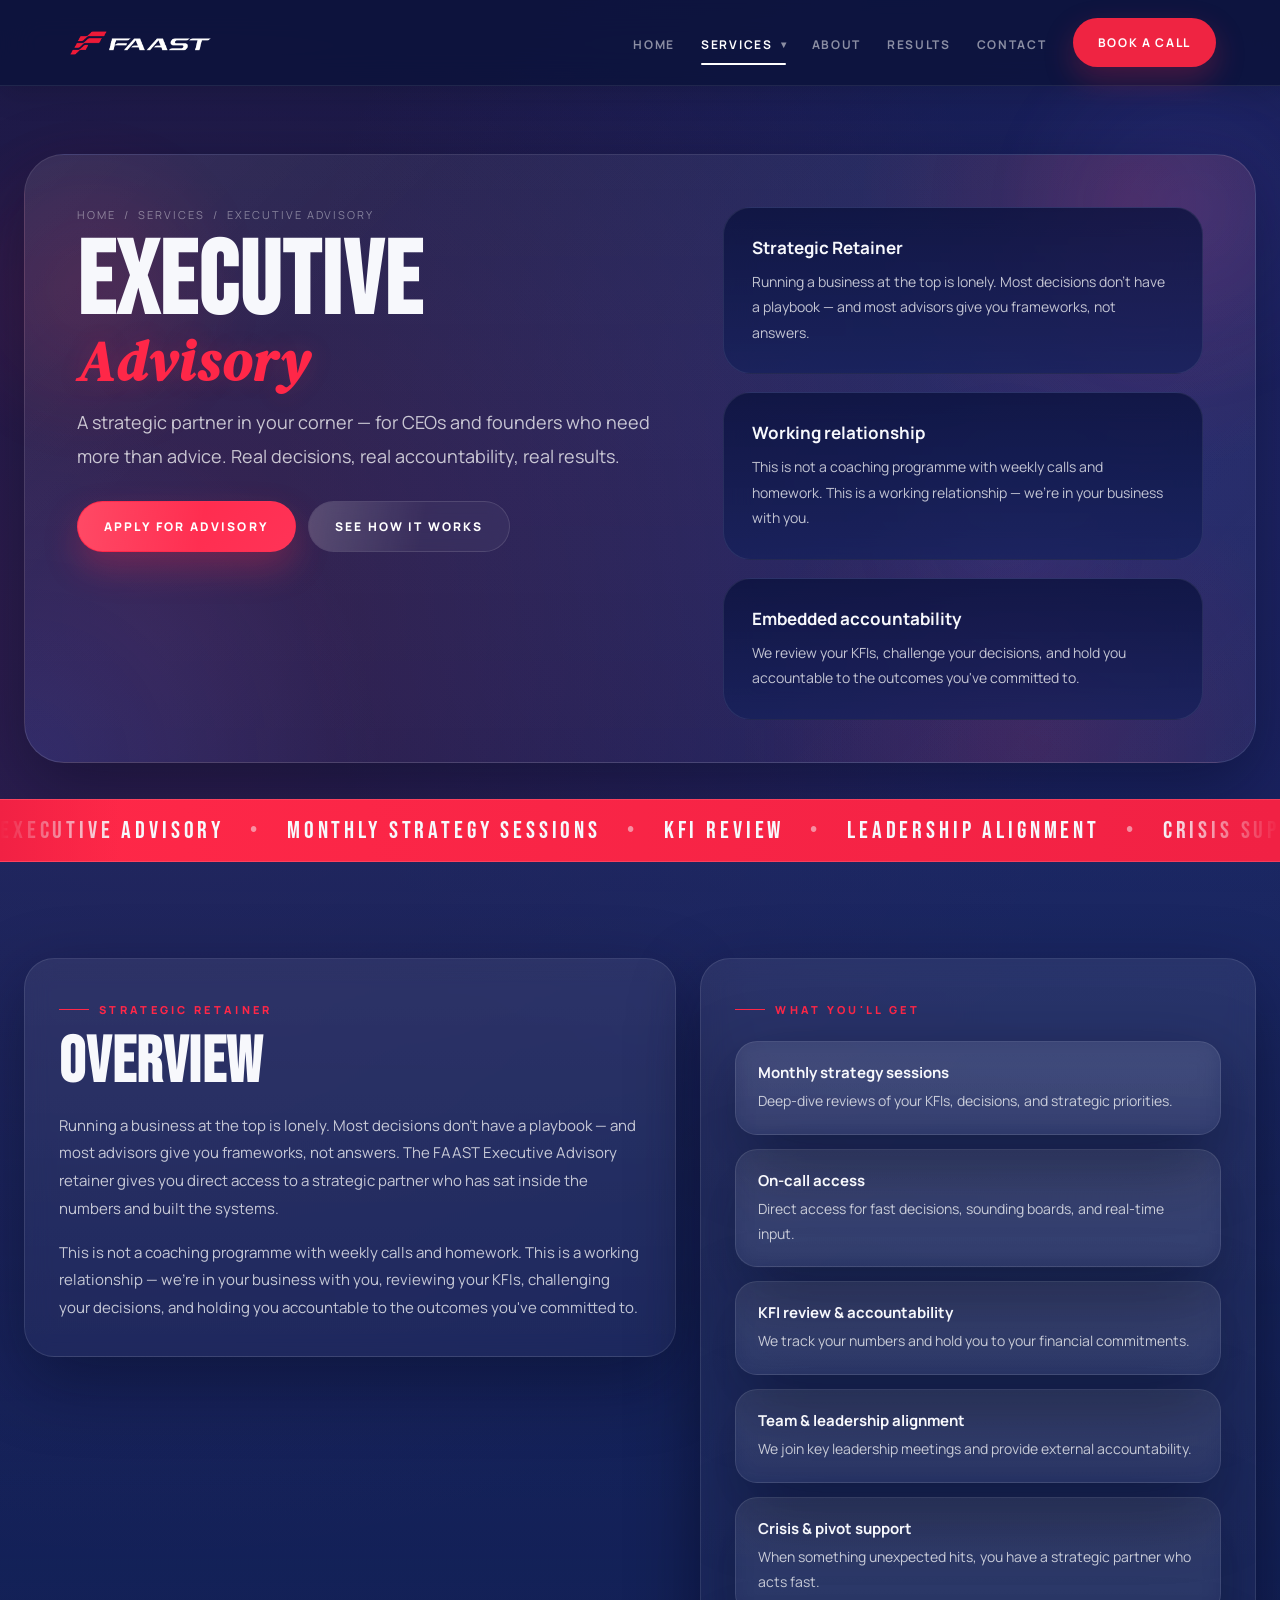
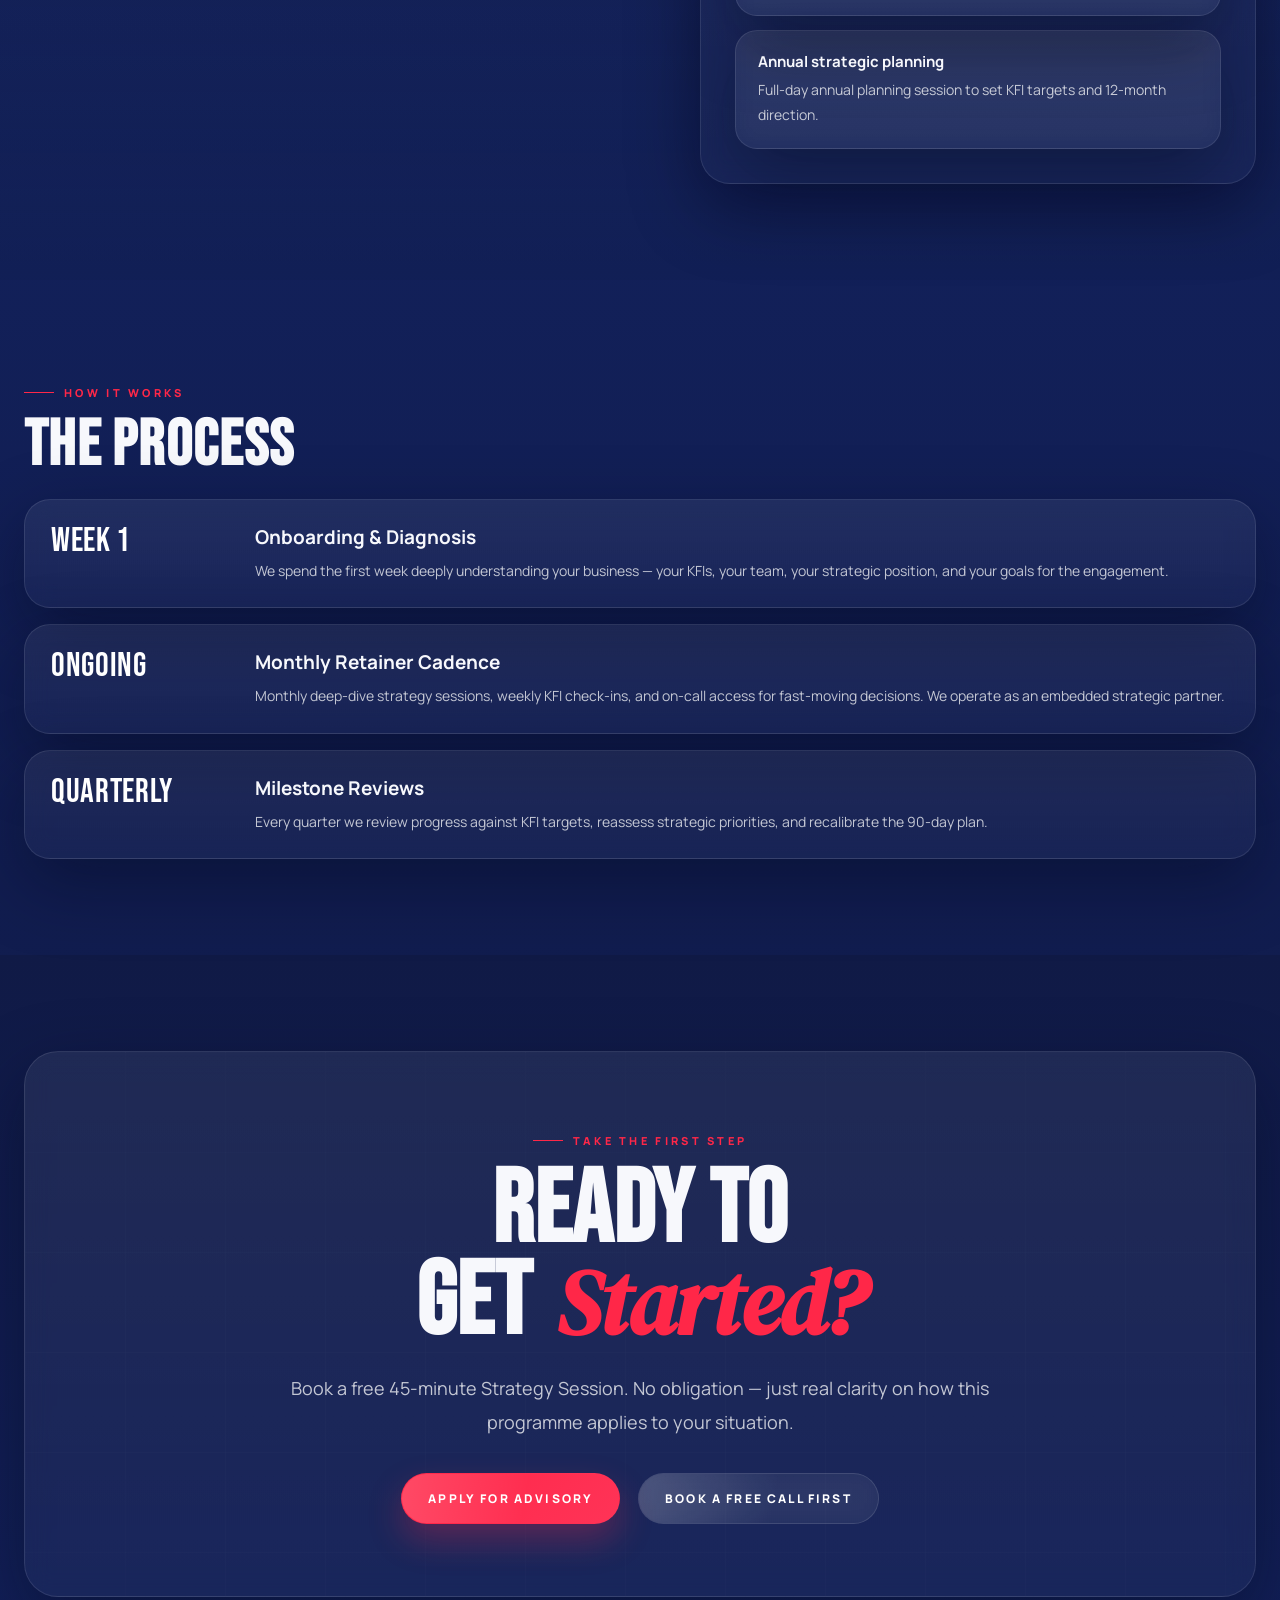
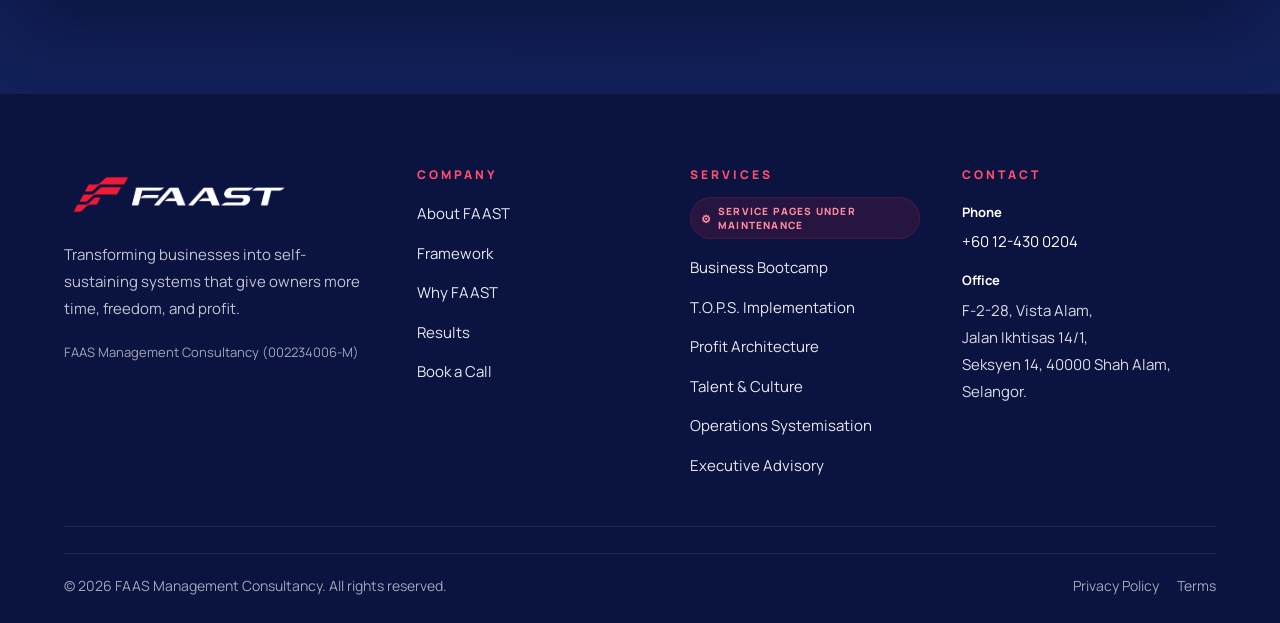
<file: advisory.html>
<!DOCTYPE html>
<html lang="en">
<head>
  <meta charset="UTF-8" />
  <meta name="viewport" content="width=device-width, initial-scale=1.0" />
  <title>Executive Advisory — FAAST</title>
  <link rel="preconnect" href="https://fonts.googleapis.com">
  <link rel="preconnect" href="https://fonts.gstatic.com" crossorigin>
  <link href="https://fonts.googleapis.com/css2?family=Bebas+Neue&family=Manrope:wght@300;400;500;600;700;800&family=DM+Serif+Display:ital@0;1&display=swap" rel="stylesheet">
  <link rel="stylesheet" href="shared-layout.css">
  <style>
    :root{
      --text:#f7f8fc;
      --muted:rgba(255,255,255,.74);
      --red:#ff2748;
      --stroke:rgba(255,255,255,.10);
      --stroke-2:rgba(255,255,255,.14);
      --shadow:0 24px 70px rgba(2,8,28,.42);
      --container:1240px;
    }
    *{box-sizing:border-box;margin:0;padding:0}
    html{scroll-behavior:smooth}
    body{
      font-family:'Manrope',sans-serif;
      color:var(--text);
      overflow-x:hidden;
      padding-top:96px;
      background:
        radial-gradient(circle at 12% 16%, rgba(255,39,72,.14), transparent 28%),
        radial-gradient(circle at 88% 12%, rgba(123,93,255,.16), transparent 24%),
        linear-gradient(180deg, #0f1948 0%, #122059 48%, #0f173d 100%);
    }
    a{text-decoration:none;color:inherit}
    section,footer{padding:96px 24px;position:relative}
    .container{max-width:var(--container);margin:0 auto;position:relative;z-index:2}

    .page-bg{position:fixed;inset:0;pointer-events:none;overflow:hidden;z-index:0}
    .blob{position:absolute;border-radius:50%;filter:blur(20px);opacity:.4;animation:floatBlob 11s ease-in-out infinite}
    .blob.one{width:340px;height:340px;left:-80px;top:120px;background:radial-gradient(circle, rgba(255,39,72,.34), transparent 68%)}
    .blob.two{width:400px;height:400px;right:-110px;top:10px;background:radial-gradient(circle, rgba(125,105,255,.28), transparent 70%);animation-delay:-3s}
    .blob.three{width:300px;height:300px;right:10%;top:42%;background:radial-gradient(circle, rgba(86,129,255,.16), transparent 70%);animation-delay:-6s}
    .grid-overlay{position:absolute;inset:0;background-image:linear-gradient(rgba(255,255,255,.035) 1px, transparent 1px),linear-gradient(90deg, rgba(255,255,255,.035) 1px, transparent 1px);background-size:72px 72px;mask-image:linear-gradient(180deg, rgba(0,0,0,.38), transparent 88%);opacity:.23}

    .section-tag{display:inline-flex;align-items:center;gap:10px;color:var(--red);font-size:11px;font-weight:800;letter-spacing:.30em;text-transform:uppercase;margin-bottom:16px}
    .section-tag:before{content:"";width:30px;height:1px;background:var(--red)}
    .display,.h1,.h3{font-family:'Bebas Neue',sans-serif;letter-spacing:.02em}
    .display{font-size:clamp(58px,8vw,122px);line-height:.88}
    .h1{font-size:clamp(40px,5vw,76px);line-height:.95}
    .lead{font-size:18px;line-height:1.85;color:var(--muted)}
    .text{font-size:15px;line-height:1.85;color:var(--muted)}
    .serif{font-family:'DM Serif Display',serif;font-style:italic;letter-spacing:0}

    .page-hero{padding:58px 24px 36px;overflow:hidden}
    .hero-shell{
      position:relative;border-radius:40px;padding:52px 52px 42px;overflow:hidden;border:1px solid rgba(255,255,255,.12);
      background:
        radial-gradient(circle at 90% 8%, rgba(255,39,72,.14), transparent 22%),
        radial-gradient(circle at 0% 100%, rgba(73,114,255,.14), transparent 26%),
        linear-gradient(180deg, rgba(255,255,255,.055), rgba(255,255,255,.02));
      box-shadow:var(--shadow);isolation:isolate;
    }
    .hero-shell:before{
      content:"";position:absolute;inset:auto -10% -40% auto;width:56%;height:86%;
      background:radial-gradient(circle, rgba(255,39,72,.12), transparent 68%);animation:pulseGlow 8s ease-in-out infinite;z-index:0;
    }
    .hero-shell:after{
      content:"";position:absolute;inset:0;background:linear-gradient(135deg, rgba(255,255,255,.10), transparent 24%, transparent 72%, rgba(255,255,255,.05));opacity:.4;z-index:0;
    }
    .hero-grid{display:grid;grid-template-columns:minmax(0,1.12fr) minmax(340px,.88fr);gap:34px;align-items:start;position:relative;z-index:1}
    .hero-copy{position:relative;min-width:0;max-width:100%}
    .breadcrumb{display:flex;gap:8px;align-items:center;font-size:11px;letter-spacing:.18em;text-transform:uppercase;color:rgba(255,255,255,.42);margin-bottom:18px;flex-wrap:wrap}
    .breadcrumb a{color:rgba(255,255,255,.42);transition:.25s ease}
    .breadcrumb a:hover{color:#fff}
    .hero-title{display:flex;flex-direction:column;gap:8px;max-width:100%;width:100%;margin-bottom:18px}
    .hero-title .line-main{display:block;font-size:clamp(66px,8vw,138px);line-height:.86;max-width:100%}
    .hero-title .line-accent{
      display:block;width:max-content;max-width:100%;
      font-family:'DM Serif Display',serif;font-style:italic;
      font-size:clamp(38px,4.4vw,68px);line-height:.93;color:var(--red);
      text-shadow:0 0 24px rgba(255,39,72,.18);white-space:nowrap
    }
    .hero-copy .lead{max-width:700px}
    .hero-actions{display:flex;flex-wrap:wrap;gap:12px;margin-top:28px}
    .btn-local{
      position:relative;display:inline-flex;align-items:center;justify-content:center;gap:10px;padding:16px 26px;border-radius:999px;border:1px solid transparent;font-size:12px;font-weight:800;letter-spacing:.18em;text-transform:uppercase;transition:.28s ease;overflow:hidden
    }
    .btn-local:before{content:"";position:absolute;inset:0;left:-120%;background:linear-gradient(100deg, transparent 20%, rgba(255,255,255,.18) 50%, transparent 80%);transition:left .7s ease}
    .btn-local:hover:before{left:120%}
    .btn-local.primary{background:linear-gradient(135deg,var(--red),#ff3357);color:#fff;box-shadow:0 16px 34px rgba(255,39,72,.28)}
    .btn-local.primary:hover{transform:translateY(-3px)}
    .btn-local.secondary{background:rgba(255,255,255,.045);border-color:rgba(255,255,255,.12);color:#fff;backdrop-filter:blur(10px)}
    .btn-local.secondary:hover{transform:translateY(-3px);border-color:rgba(255,255,255,.25);background:rgba(255,255,255,.07)}

    .hero-side{display:grid;gap:18px}
    .hero-side-card{
      position:relative;padding:28px;border-radius:28px;background:linear-gradient(180deg, rgba(11,18,62,.80), rgba(20,32,90,.72));
      border:1px solid rgba(255,255,255,.08);backdrop-filter:blur(14px);overflow:hidden;
      transition:transform .35s ease, border-color .35s ease, box-shadow .35s ease
    }
    .hero-side-card:before{content:"";position:absolute;inset:0;background:linear-gradient(120deg, transparent 0%, rgba(255,255,255,.08) 48%, transparent 100%);transform:translateX(-120%);transition:transform .8s ease}
    .hero-side-card:hover{transform:translateY(-4px);border-color:rgba(255,255,255,.15);box-shadow:0 18px 40px rgba(2,8,28,.22)}
    .hero-side-card:hover:before{transform:translateX(120%)}
    .hero-side-card h4{font-size:17px;margin-bottom:10px}
    .hero-side-card p{font-size:14px;line-height:1.82;color:var(--muted)}

    .info-strip{background:linear-gradient(90deg, #ff2848, #f12144);overflow:hidden;border-top:1px solid rgba(255,255,255,.12);border-bottom:1px solid rgba(255,255,255,.12);padding:16px 0;position:relative}
    .info-strip:before,.info-strip:after{content:"";position:absolute;top:0;bottom:0;width:120px;z-index:2;pointer-events:none}
    .info-strip:before{left:0;background:linear-gradient(90deg, rgba(241,33,68,1), rgba(241,33,68,0))}
    .info-strip:after{right:0;background:linear-gradient(270deg, rgba(241,33,68,1), rgba(241,33,68,0))}
    .info-track{display:flex;gap:26px;white-space:nowrap;animation:marquee 28s linear infinite;font-family:'Bebas Neue',sans-serif;font-size:24px;letter-spacing:.16em}
    .info-track span::after{content:"•";margin-left:26px;opacity:.5}

    .overview-card,.deliverable,.process-row,.cta-shell{
      border:1px solid var(--stroke);background:linear-gradient(180deg, rgba(255,255,255,.065), rgba(255,255,255,.03));box-shadow:var(--shadow);backdrop-filter:blur(12px)
    }
    .two-col{display:grid;grid-template-columns:1.08fr .92fr;gap:24px;align-items:start}
    .overview-card{padding:34px;border-radius:30px;transition:transform .35s ease,border-color .35s ease}
    .overview-card:hover{transform:translateY(-4px);border-color:var(--stroke-2)}
    .deliverables-list{display:grid;gap:14px}
    .deliverable{padding:20px 22px;border-radius:22px;transition:transform .35s ease,border-color .35s ease, box-shadow .35s ease}
    .deliverable:hover,.process-row:hover{transform:translateY(-5px);border-color:rgba(255,255,255,.17);box-shadow:0 24px 54px rgba(2,8,28,.30)}
    .deliverable h4{font-size:15px;margin-bottom:6px}
    .deliverable p{font-size:14px;line-height:1.78;color:var(--muted)}

    .process-wrap{display:grid;gap:16px}
    .process-row{display:grid;grid-template-columns:180px minmax(0,1fr);gap:24px;padding:24px 26px;border-radius:26px;transition:transform .35s ease,border-color .35s ease, box-shadow .35s ease}
    .process-day{font-family:'Bebas Neue',sans-serif;font-size:34px;line-height:1;color:#fff;letter-spacing:.02em}
    .process-copy h4{font-size:19px;margin-bottom:8px}
    .process-copy p{font-size:14px;line-height:1.82;color:var(--muted)}

    .cta-section{background:linear-gradient(180deg,#101a46,#122059);overflow:hidden}
    .cta-shell{
      position:relative;text-align:center;padding:72px 24px;border-radius:34px;overflow:hidden
    }
    .cta-shell::before{
      content:"";position:absolute;inset:0;
      background-image:linear-gradient(rgba(255,255,255,.04) 1px, transparent 1px),linear-gradient(90deg, rgba(255,255,255,.04) 1px, transparent 1px);
      background-size:100px 100px;opacity:.35;pointer-events:none
    }
    .cta-shell>*{position:relative;z-index:1}
    .cta-kicker{display:inline-flex;align-items:center;gap:10px;color:var(--red);font-size:11px;font-weight:800;letter-spacing:.30em;text-transform:uppercase;margin-bottom:18px}
    .cta-kicker:before{content:"";width:30px;height:1px;background:var(--red)}
    .cta-title{margin:0 auto 22px;max-width:860px;line-height:.9;text-transform:uppercase;font-family:'Bebas Neue',sans-serif;letter-spacing:.02em}
    .cta-title .line-one,.cta-title .line-two{display:block;font-size:clamp(64px,8vw,138px);color:#f7f8fc}
    .cta-title .accent{font-family:'DM Serif Display',serif;font-style:italic;text-transform:none;color:var(--red);font-size:clamp(58px,7vw,126px);letter-spacing:-.02em;margin-left:8px}
    .cta-copy{max-width:760px;margin:0 auto 34px;font-size:18px;line-height:1.85;color:var(--muted)}
    .cta-actions{display:flex;justify-content:center;flex-wrap:wrap;gap:18px}

    .reveal{opacity:0;transform:translateY(34px);transition:opacity .8s ease, transform .8s ease}
    .reveal.is-visible{opacity:1;transform:none}
    .reveal-left{transform:translateX(-34px)}
    .reveal-right{transform:translateX(34px)}
    .delay-1{transition-delay:.08s}.delay-2{transition-delay:.16s}.delay-3{transition-delay:.24s}

    @keyframes marquee{from{transform:translateX(0)}to{transform:translateX(-50%)}}
    @keyframes floatBlob{0%,100%{transform:translate3d(0,0,0) scale(1)}50%{transform:translate3d(0,-18px,0) scale(1.05)}}
    @keyframes pulseGlow{0%,100%{transform:scale(1);opacity:.8}50%{transform:scale(1.08);opacity:1}}

    @media (max-width:1180px){
      .hero-grid{grid-template-columns:minmax(0,1.08fr) minmax(320px,.92fr)}
      .hero-title .line-accent{font-size:clamp(36px,4.1vw,60px)}
    }
    @media (max-width:1100px){
      .hero-grid,.two-col{grid-template-columns:1fr}
      .hero-shell{padding:42px 28px 34px}
      .hero-title .line-accent{width:auto;white-space:normal;font-size:clamp(34px,7vw,52px)}
    }
    @media (max-width:900px){.process-row{grid-template-columns:1fr;gap:12px}}
    @media (max-width:768px){
      section,footer{padding-left:20px!important;padding-right:20px!important}
      .page-hero{padding-top:36px}
      .hero-shell,.overview-card,.deliverable,.process-row,.cta-shell{padding-left:22px;padding-right:22px}
      .hero-shell{border-radius:28px}
      .overview-card,.deliverable,.process-row,.cta-shell{border-radius:22px}
      .display{font-size:clamp(44px,15vw,84px)} .h1{font-size:clamp(34px,12vw,54px)}
      .hero-title .line-main{font-size:clamp(50px,15vw,86px)}
      .hero-title .line-accent{font-size:clamp(32px,9vw,48px);max-width:100%}
      .cta-title .line-one,.cta-title .line-two{font-size:clamp(48px,13vw,88px)}
      .cta-title .accent{font-size:clamp(42px,11vw,72px)}
    }
    @media (max-width:820px){body{padding-top:82px}}
    @media (prefers-reduced-motion:reduce){*,*::before,*::after{animation:none!important;transition:none!important;scroll-behavior:auto!important}.reveal{opacity:1;transform:none}}
  </style>
</head>
<body>
  <div class="page-bg" aria-hidden="true">
    <div class="grid-overlay"></div>
    <div class="blob one"></div>
    <div class="blob two"></div>
    <div class="blob three"></div>
  </div>

  <div id="top"></div>
  <div id="navbar"></div>

  <section class="page-hero">
    <div class="container">
      <div class="hero-shell reveal is-visible">
        <div class="hero-grid">
          <div class="hero-copy reveal is-visible reveal-left">
            <div class="breadcrumb"><a href="index.html">Home</a><span>/</span><a href="index.html#services">Services</a><span>/</span><span>Executive Advisory</span></div>
            <h1 class="display hero-title"><span class="line-main">EXECUTIVE</span><span class="line-accent">Advisory</span></h1>
            <p class="lead">A strategic partner in your corner — for CEOs and founders who need more than advice. Real decisions, real accountability, real results.</p>
            <div class="hero-actions">
              <a href="contact.html" class="btn-local primary">Apply for Advisory</a>
              <a href="#process" class="btn-local secondary">See How It Works</a>
            </div>
          </div>
          <div class="hero-side">
            <div class="hero-side-card reveal is-visible reveal-right delay-1">
              <h4>Strategic Retainer</h4>
              <p>Running a business at the top is lonely. Most decisions don't have a playbook — and most advisors give you frameworks, not answers.</p>
            </div>
            <div class="hero-side-card reveal is-visible reveal-right delay-2">
              <h4>Working relationship</h4>
              <p>This is not a coaching programme with weekly calls and homework. This is a working relationship — we're in your business with you.</p>
            </div>
            <div class="hero-side-card reveal is-visible reveal-right delay-3">
              <h4>Embedded accountability</h4>
              <p>We review your KFIs, challenge your decisions, and hold you accountable to the outcomes you've committed to.</p>
            </div>
          </div>
        </div>
      </div>
    </div>
  </section>

  <div class="info-strip">
    <div class="info-track">
      <span>Executive Advisory</span><span>Monthly Strategy Sessions</span><span>KFI Review</span><span>Leadership Alignment</span><span>Crisis Support</span><span>Annual Planning</span><span>Strategic Partner</span><span>Executive Advisory</span>
      <span>Executive Advisory</span><span>Monthly Strategy Sessions</span><span>KFI Review</span><span>Leadership Alignment</span><span>Crisis Support</span><span>Annual Planning</span><span>Strategic Partner</span><span>Executive Advisory</span>
    </div>
  </div>

  <section style="background:linear-gradient(180deg, rgba(28,42,101,.68), rgba(17,31,80,.35));">
    <div class="container">
      <div class="two-col">
        <div class="overview-card reveal">
          <div class="section-tag">Strategic Retainer</div>
          <h2 class="h1" style="margin-bottom:18px;">OVERVIEW</h2>
          <p class="text" style="margin-bottom:16px;">Running a business at the top is lonely. Most decisions don't have a playbook — and most advisors give you frameworks, not answers. The FAAST Executive Advisory retainer gives you direct access to a strategic partner who has sat inside the numbers and built the systems.</p>
          <p class="text">This is not a coaching programme with weekly calls and homework. This is a working relationship — we're in your business with you, reviewing your KFIs, challenging your decisions, and holding you accountable to the outcomes you've committed to.</p>
        </div>
        <div class="overview-card reveal delay-1">
          <div class="section-tag">What You'll Get</div>
          <div class="deliverables-list" style="margin-top:8px;">
            <div class="deliverable"><h4>Monthly strategy sessions</h4><p>Deep-dive reviews of your KFIs, decisions, and strategic priorities.</p></div>
            <div class="deliverable"><h4>On-call access</h4><p>Direct access for fast decisions, sounding boards, and real-time input.</p></div>
            <div class="deliverable"><h4>KFI review &amp; accountability</h4><p>We track your numbers and hold you to your financial commitments.</p></div>
            <div class="deliverable"><h4>Team &amp; leadership alignment</h4><p>We join key leadership meetings and provide external accountability.</p></div>
            <div class="deliverable"><h4>Crisis &amp; pivot support</h4><p>When something unexpected hits, you have a strategic partner who acts fast.</p></div>
            <div class="deliverable"><h4>Annual strategic planning</h4><p>Full-day annual planning session to set KFI targets and 12-month direction.</p></div>
          </div>
        </div>
      </div>
    </div>
  </section>

  <section id="process">
    <div class="container">
      <div class="section-tag reveal">How It Works</div>
      <h2 class="h1 reveal delay-1" style="margin-bottom:22px;">THE PROCESS</h2>
      <div class="process-wrap">
        <div class="process-row reveal">
          <div class="process-day">WEEK 1</div>
          <div class="process-copy">
            <h4>Onboarding &amp; Diagnosis</h4>
            <p>We spend the first week deeply understanding your business — your KFIs, your team, your strategic position, and your goals for the engagement.</p>
          </div>
        </div>
        <div class="process-row reveal delay-1">
          <div class="process-day">ONGOING</div>
          <div class="process-copy">
            <h4>Monthly Retainer Cadence</h4>
            <p>Monthly deep-dive strategy sessions, weekly KFI check-ins, and on-call access for fast-moving decisions. We operate as an embedded strategic partner.</p>
          </div>
        </div>
        <div class="process-row reveal delay-2">
          <div class="process-day">QUARTERLY</div>
          <div class="process-copy">
            <h4>Milestone Reviews</h4>
            <p>Every quarter we review progress against KFI targets, reassess strategic priorities, and recalibrate the 90-day plan.</p>
          </div>
        </div>
      </div>
    </div>
  </section>

  <section class="cta-section">
    <div class="container">
      <div class="cta-shell reveal">
        <div class="cta-kicker">Take the First Step</div>
        <h2 class="cta-title">
          <span class="line-one">READY TO</span>
          <span class="line-two">GET <span class="accent">Started?</span></span>
        </h2>
        <p class="cta-copy">Book a free 45-minute Strategy Session. No obligation — just real clarity on how this programme applies to your situation.</p>
        <div class="cta-actions">
          <a href="contact.html" class="btn-local primary">Apply for Advisory</a>
          <a href="contact.html" class="btn-local secondary">Book a Free Call First</a>
        </div>
      </div>
    </div>
  </section>

  <div id="footer"></div>

  <script src="shared-layout.js"></script>
  <script>
    window.addEventListener('load', function () {
      let tries = 0;
      const timer = setInterval(function () {
        const links = document.querySelectorAll('.nav-link');
        if (!links.length) {
          tries++;
          if (tries > 40) clearInterval(timer);
          return;
        }
        links.forEach(link => link.classList.remove('is-active'));
        const servicesLink = document.querySelector('.nav-link[data-section="services"]');
        if (servicesLink) servicesLink.classList.add('is-active');
        tries++;
        if (tries > 10) clearInterval(timer);
      }, 150);
    });

    const revealItems = document.querySelectorAll('.reveal');
    const revealObserver = new IntersectionObserver((entries) => {
      entries.forEach(entry => {
        if (entry.isIntersecting) {
          entry.target.classList.add('is-visible');
          revealObserver.unobserve(entry.target);
        }
      });
    }, { threshold: 0.14, rootMargin: '0px 0px -40px 0px' });

    revealItems.forEach(item => {
      if (!item.classList.contains('is-visible')) revealObserver.observe(item);
    });
  </script>
</body>
</html>
</file>
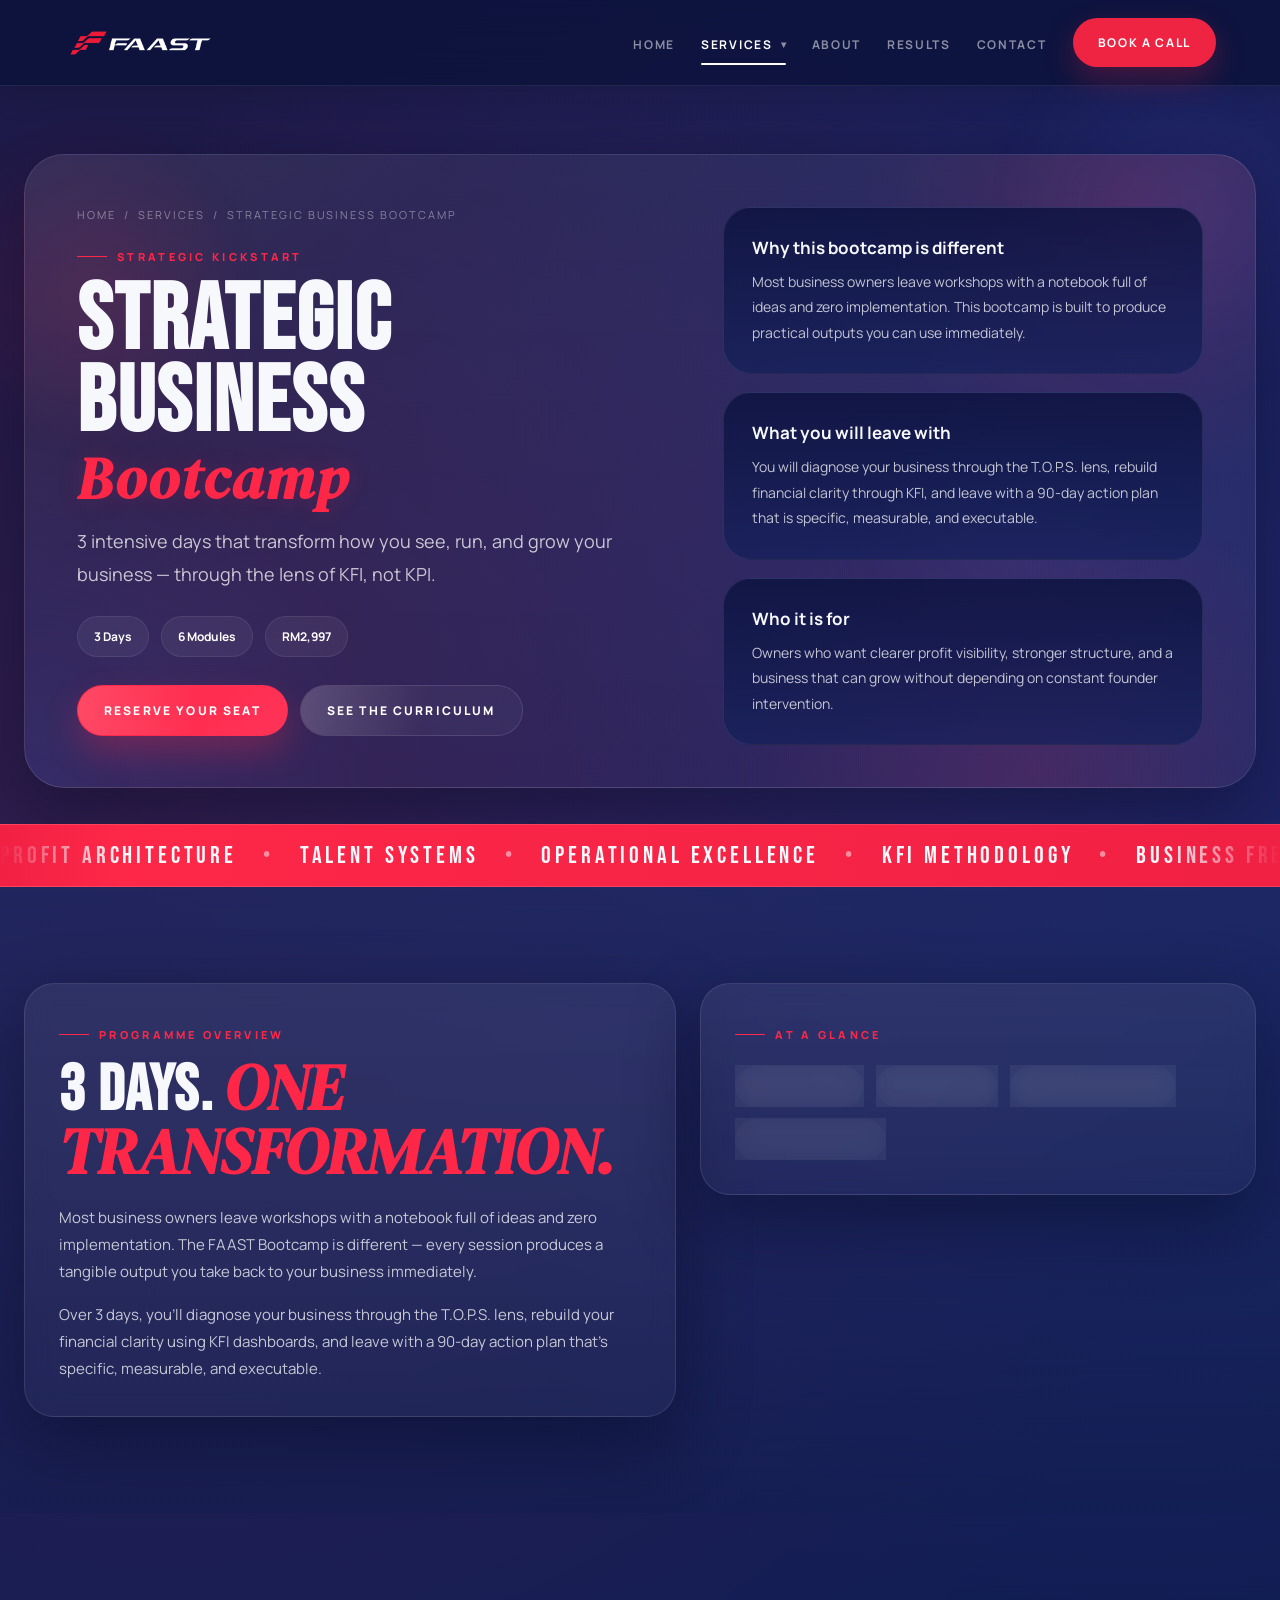
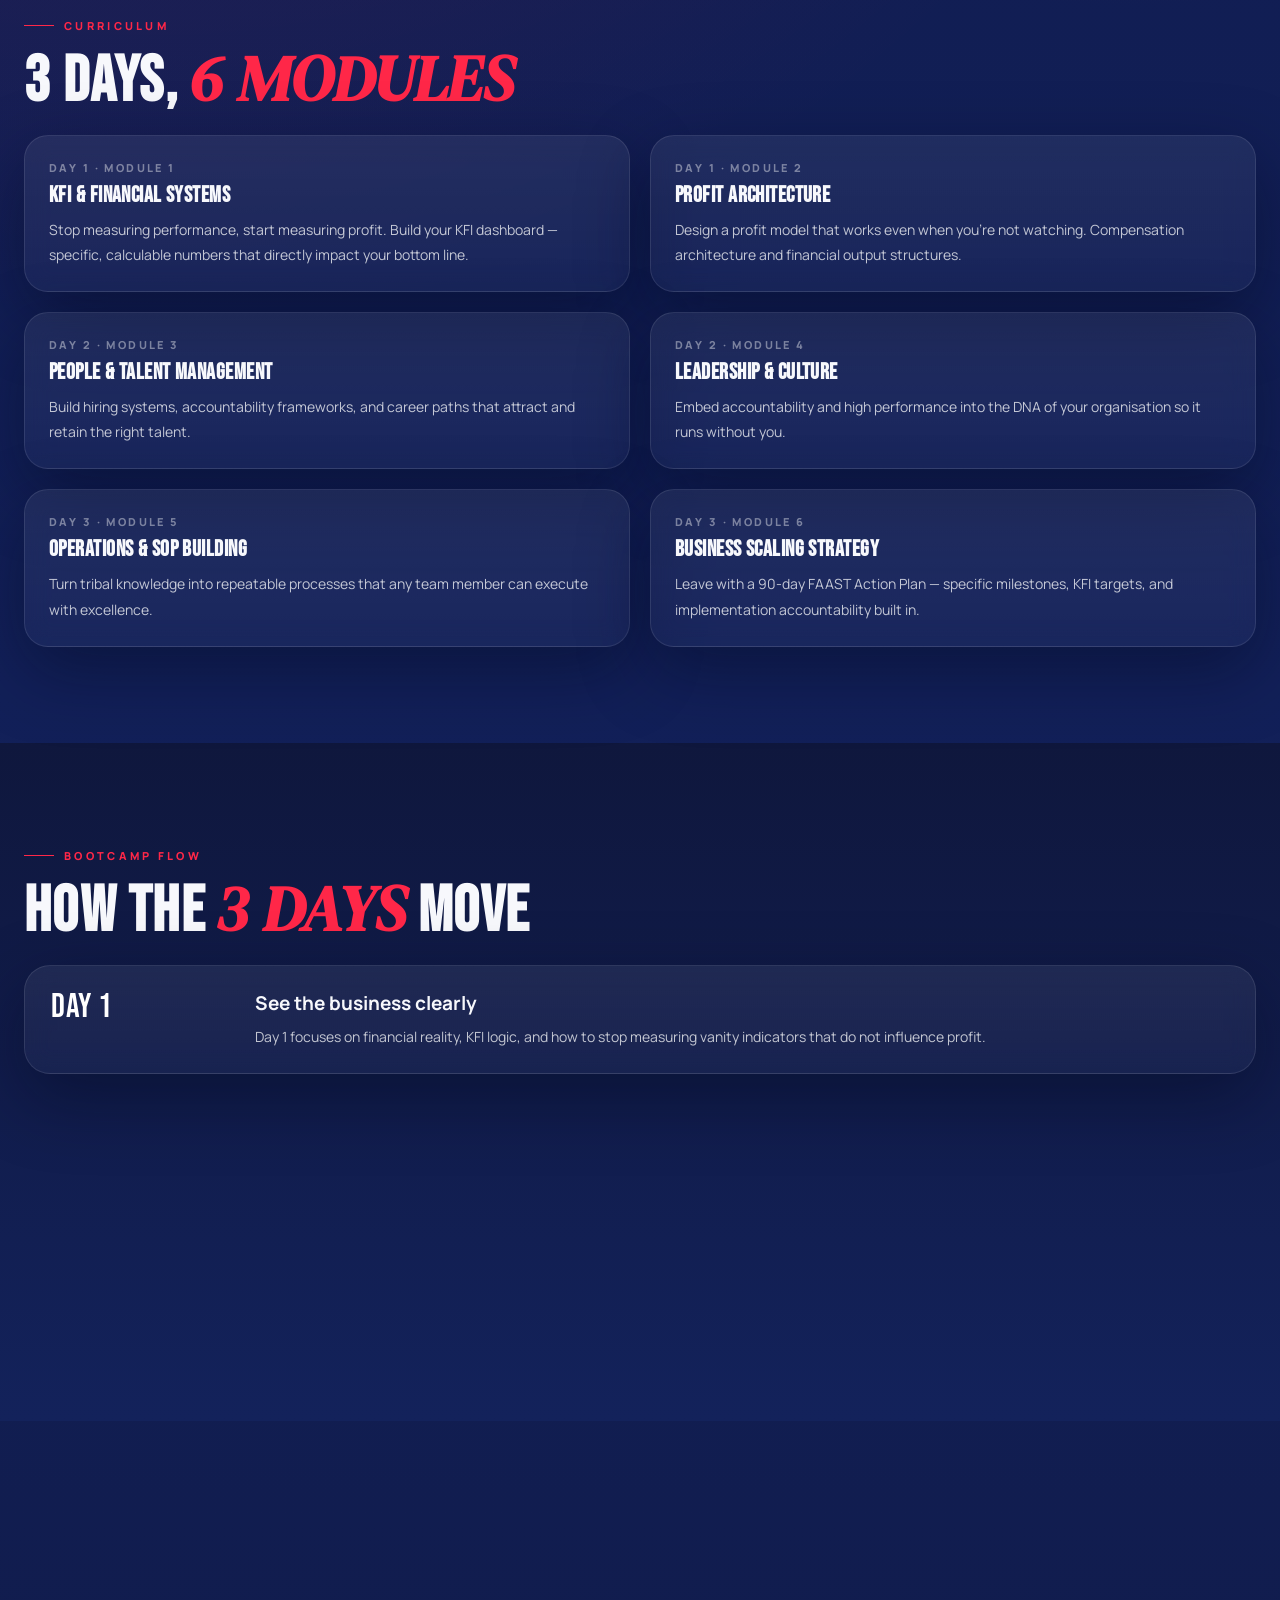
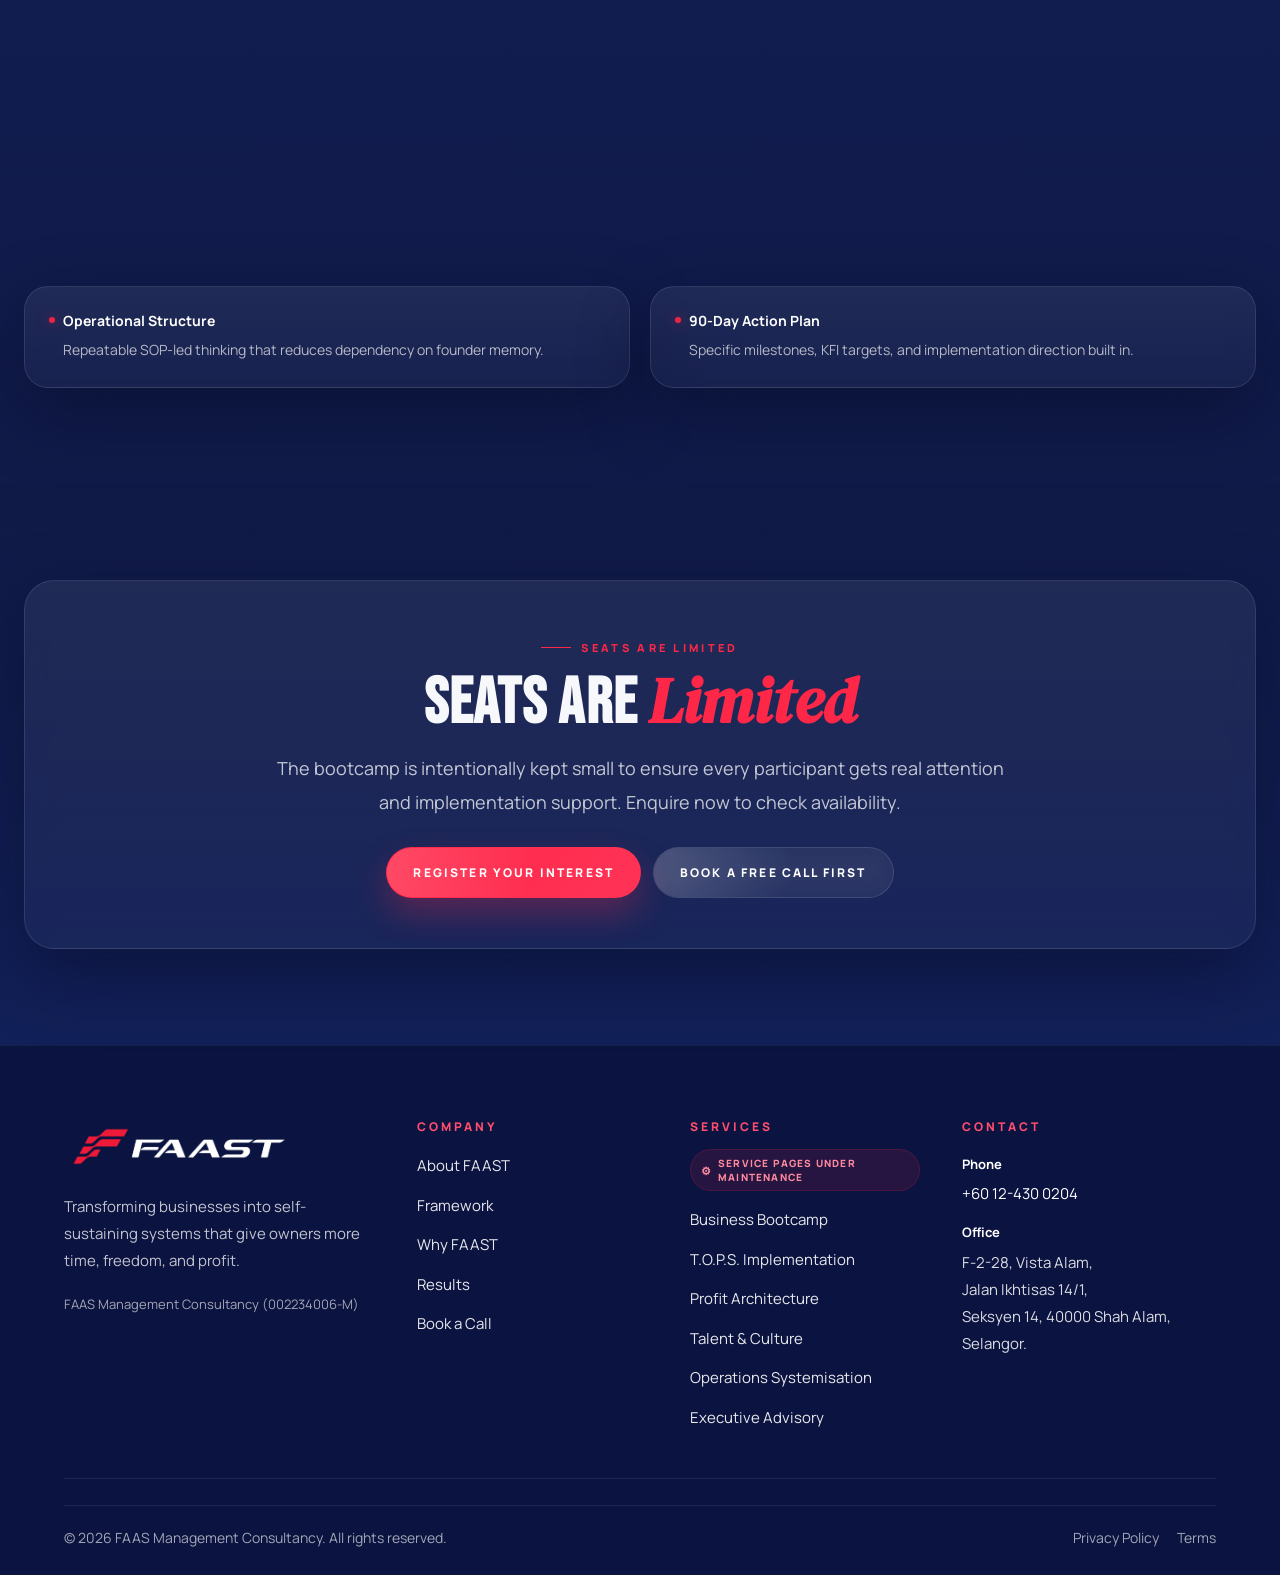
<file: bootcamp.html>
<!DOCTYPE html>
<html lang="en">
<head>
  <meta charset="UTF-8" />
  <meta name="viewport" content="width=device-width, initial-scale=1.0" />
  <title>Strategic Business Bootcamp — FAAST</title>
  <link rel="preconnect" href="https://fonts.googleapis.com">
  <link rel="preconnect" href="https://fonts.gstatic.com" crossorigin>
  <link href="https://fonts.googleapis.com/css2?family=Bebas+Neue&family=Manrope:wght@300;400;500;600;700;800&family=DM+Serif+Display:ital@0;1&display=swap" rel="stylesheet">
  <link rel="stylesheet" href="shared-layout.css">
  <style>
    :root{
      --text:#f7f8fc;--muted:rgba(255,255,255,.74);--muted2:rgba(255,255,255,.50);
      --red:#ff2748;--red2:#ff5a74;--stroke:rgba(255,255,255,.10);--stroke-2:rgba(255,255,255,.14);
      --shadow:0 24px 70px rgba(2,8,28,.42);--container:1240px;
    }
    *{box-sizing:border-box;margin:0;padding:0}
    html{scroll-behavior:smooth}
    body{
      font-family:'Manrope',sans-serif;color:var(--text);overflow-x:hidden;padding-top:96px;
      background:
        radial-gradient(circle at 12% 16%, rgba(255,39,72,.14), transparent 28%),
        radial-gradient(circle at 88% 12%, rgba(123,93,255,.16), transparent 24%),
        linear-gradient(180deg, #0f1948 0%, #122059 48%, #0f173d 100%);
    }
    a{text-decoration:none;color:inherit}
    section,footer{padding:96px 24px;position:relative}
    .container{max-width:var(--container);margin:0 auto;position:relative;z-index:2}

    .page-bg{position:fixed;inset:0;pointer-events:none;overflow:hidden;z-index:0}
    .blob{position:absolute;border-radius:50%;filter:blur(20px);opacity:.4;animation:floatBlob 11s ease-in-out infinite}
    .blob.one{width:340px;height:340px;left:-80px;top:120px;background:radial-gradient(circle, rgba(255,39,72,.34), transparent 68%)}
    .blob.two{width:400px;height:400px;right:-110px;top:10px;background:radial-gradient(circle, rgba(125,105,255,.28), transparent 70%);animation-delay:-3s}
    .blob.three{width:300px;height:300px;right:10%;top:42%;background:radial-gradient(circle, rgba(86,129,255,.16), transparent 70%);animation-delay:-6s}
    .grid-overlay{position:absolute;inset:0;background-image:linear-gradient(rgba(255,255,255,.035) 1px, transparent 1px),linear-gradient(90deg, rgba(255,255,255,.035) 1px, transparent 1px);background-size:72px 72px;mask-image:linear-gradient(180deg, rgba(0,0,0,.38), transparent 88%);opacity:.23}

    .section-tag{display:inline-flex;align-items:center;gap:10px;color:var(--red);font-size:11px;font-weight:800;letter-spacing:.30em;text-transform:uppercase;margin-bottom:16px}
    .section-tag:before{content:"";width:30px;height:1px;background:var(--red)}
    .display,.h1,.h2,.h3{font-family:'Bebas Neue',sans-serif;letter-spacing:.02em}
    .display{font-size:clamp(58px,8vw,122px);line-height:.88}
    .h1{font-size:clamp(40px,5vw,76px);line-height:.95}
    .h2{font-size:clamp(34px,4vw,60px);line-height:.95}
    .h3{font-size:clamp(24px,3vw,34px);line-height:1}
    .serif{font-family:'DM Serif Display',serif;font-style:italic;letter-spacing:0}
    .lead{font-size:18px;line-height:1.85;color:var(--muted)}
    .text{font-size:15px;line-height:1.8;color:var(--muted)}

    .page-hero{padding:58px 24px 36px;overflow:hidden}
    .hero-shell{
      position:relative;border-radius:40px;padding:52px 52px 42px;overflow:hidden;border:1px solid rgba(255,255,255,.12);
      background:
        radial-gradient(circle at 90% 8%, rgba(255,39,72,.14), transparent 22%),
        radial-gradient(circle at 0% 100%, rgba(73,114,255,.14), transparent 26%),
        linear-gradient(180deg, rgba(255,255,255,.055), rgba(255,255,255,.02));
      box-shadow:var(--shadow);isolation:isolate;
    }
    .hero-shell:before{
      content:"";position:absolute;inset:auto -10% -40% auto;width:56%;height:86%;
      background:radial-gradient(circle, rgba(255,39,72,.12), transparent 68%);animation:pulseGlow 8s ease-in-out infinite;z-index:0;
    }
    .hero-shell:after{
      content:"";position:absolute;inset:0;background:linear-gradient(135deg, rgba(255,255,255,.10), transparent 24%, transparent 72%, rgba(255,255,255,.05));opacity:.4;z-index:0;
    }
    .hero-grid{display:grid;grid-template-columns:minmax(0,1.12fr) minmax(340px,.88fr);gap:34px;align-items:start;position:relative;z-index:1}
    .hero-copy{position:relative;min-width:0;max-width:100%}
    .breadcrumb{display:flex;gap:8px;align-items:center;font-size:11px;letter-spacing:.18em;text-transform:uppercase;color:rgba(255,255,255,.42);margin-bottom:18px;flex-wrap:wrap}
    .breadcrumb a{color:rgba(255,255,255,.42);transition:.25s ease}
    .breadcrumb a:hover{color:#fff}
    .hero-title{display:flex;flex-direction:column;gap:8px;max-width:100%;width:100%;margin-bottom:18px}
    .hero-title .bootcamp-line{display:block;font-size:clamp(62px,7.3vw,132px);line-height:.88;max-width:100%}
    .hero-title .strategic-line{
      display:block;width:max-content;max-width:100%;font-family:'DM Serif Display',serif;font-style:italic;
      font-size:clamp(38px,4.6vw,72px);line-height:.93;color:var(--red);text-shadow:0 0 24px rgba(255,39,72,.18);
      white-space:nowrap;word-break:normal;overflow-wrap:normal;
    }
    .hero-copy .lead{max-width:690px}
    .hero-badges,.hero-actions,.mini-stats,.action-row{display:flex;flex-wrap:wrap;gap:12px}
    .hero-badges{margin-top:24px}.hero-actions{margin-top:28px}
    .badge{display:inline-flex;align-items:center;gap:8px;padding:11px 16px;border-radius:999px;background:rgba(255,255,255,.06);border:1px solid rgba(255,255,255,.08);color:#fff;font-size:12px;font-weight:700;backdrop-filter:blur(10px);transition:.3s ease}
    .badge:hover{transform:translateY(-2px);border-color:rgba(255,255,255,.18)}
    .btn-local{position:relative;display:inline-flex;align-items:center;justify-content:center;gap:10px;padding:16px 26px;border-radius:999px;border:1px solid transparent;font-size:12px;font-weight:800;letter-spacing:.18em;text-transform:uppercase;transition:.28s ease;cursor:pointer;overflow:hidden}
    .btn-local:before{content:"";position:absolute;inset:0;left:-120%;background:linear-gradient(100deg, transparent 20%, rgba(255,255,255,.18) 50%, transparent 80%);transition:left .7s ease}
    .btn-local:hover:before{left:120%}
    .btn-local.primary{background:linear-gradient(135deg,var(--red),#ff3357);color:#fff;box-shadow:0 16px 34px rgba(255,39,72,.28)}
    .btn-local.primary:hover{transform:translateY(-3px);box-shadow:0 22px 46px rgba(255,39,72,.34)}
    .btn-local.secondary{background:rgba(255,255,255,.045);border-color:rgba(255,255,255,.12);color:#fff;backdrop-filter:blur(10px)}
    .btn-local.secondary:hover{transform:translateY(-3px);border-color:rgba(255,255,255,.25);background:rgba(255,255,255,.07)}
    .hero-side{display:grid;gap:18px}
    .hero-side-card{
      position:relative;padding:28px;border-radius:28px;background:linear-gradient(180deg, rgba(11,18,62,.80), rgba(20,32,90,.72));
      border:1px solid rgba(255,255,255,.08);backdrop-filter:blur(14px);overflow:hidden;
      transition:transform .35s ease, border-color .35s ease, box-shadow .35s ease;
    }
    .hero-side-card:before{content:"";position:absolute;inset:0;background:linear-gradient(120deg, transparent 0%, rgba(255,255,255,.08) 48%, transparent 100%);transform:translateX(-120%);transition:transform .8s ease}
    .hero-side-card:hover{transform:translateY(-4px);border-color:rgba(255,255,255,.15);box-shadow:0 18px 40px rgba(2,8,28,.22)}
    .hero-side-card:hover:before{transform:translateX(120%)}
    .hero-side-card h4{font-size:17px;margin-bottom:10px}
    .hero-side-card p{font-size:14px;line-height:1.82;color:var(--muted)}

    .info-strip{background:linear-gradient(90deg, #ff2848, #f12144);overflow:hidden;border-top:1px solid rgba(255,255,255,.12);border-bottom:1px solid rgba(255,255,255,.12);padding:16px 0;position:relative}
    .info-strip:before,.info-strip:after{content:"";position:absolute;top:0;bottom:0;width:120px;z-index:2;pointer-events:none}
    .info-strip:before{left:0;background:linear-gradient(90deg, rgba(241,33,68,1), rgba(241,33,68,0))}
    .info-strip:after{right:0;background:linear-gradient(270deg, rgba(241,33,68,1), rgba(241,33,68,0))}
    .info-track{display:flex;gap:26px;white-space:nowrap;animation:marquee 28s linear infinite;font-family:'Bebas Neue',sans-serif;font-size:24px;letter-spacing:.16em}
    .info-track span::after{content:"•";margin-left:26px;opacity:.5}

    .glass-card,.overview-card,.module-item,.seat-card,.process-row,.outcome-item{
      border:1px solid var(--stroke);background:linear-gradient(180deg, rgba(255,255,255,.065), rgba(255,255,255,.03));box-shadow:var(--shadow);backdrop-filter:blur(12px);
    }
    .two-col{display:grid;grid-template-columns:1.08fr .92fr;gap:24px;align-items:start}
    .overview-card,.seat-card{padding:34px;border-radius:30px;transition:transform .35s ease,border-color .35s ease}
    .overview-card:hover,.seat-card:hover{transform:translateY(-4px);border-color:var(--stroke-2)}
    .mini-stats{margin-top:8px}
    .modules-grid,.outcome-grid{display:grid;grid-template-columns:repeat(2,minmax(0,1fr));gap:20px}
    .module-item,.outcome-item{padding:24px;border-radius:24px;transition:transform .35s ease,border-color .35s ease, box-shadow .35s ease}
    .module-item:hover,.process-row:hover,.outcome-item:hover{transform:translateY(-5px);border-color:rgba(255,255,255,.17);box-shadow:0 24px 54px rgba(2,8,28,.30)}
    .module-kicker{font-size:11px;letter-spacing:.22em;text-transform:uppercase;color:rgba(255,255,255,.42);font-weight:800;margin-bottom:10px}
    .module-item h3{font-size:22px;margin-bottom:10px}
    .module-item p{font-size:14px;line-height:1.8;color:var(--muted)}
    .process-wrap{display:grid;gap:16px}
    .process-row{display:grid;grid-template-columns:180px minmax(0,1fr);gap:24px;padding:24px 26px;border-radius:26px;transition:transform .35s ease,border-color .35s ease, box-shadow .35s ease}
    .process-day{font-family:'Bebas Neue',sans-serif;font-size:34px;line-height:1;color:#fff;letter-spacing:.02em}
    .process-copy h4{font-size:19px;margin-bottom:8px}
    .process-copy p{font-size:14px;line-height:1.82;color:var(--muted)}
    .outcome-title{font-size:14px;font-weight:700;color:#fff;margin-bottom:8px;display:flex;align-items:center;gap:8px}
    .outcome-title:before{content:"";width:6px;height:6px;background:#ef2442;border-radius:50%;flex-shrink:0;box-shadow:0 0 12px rgba(239,36,66,.55)}
    .outcome-desc{font-size:14px;color:rgba(255,255,255,.68);line-height:1.76;padding-left:14px}
    .seat-card{text-align:center;padding:50px 38px}
    .seat-card .lead{max-width:760px;margin:0 auto 24px}
    .action-row{justify-content:center}
    .reveal{opacity:0;transform:translateY(34px);transition:opacity .8s ease, transform .8s ease}
    .reveal.is-visible{opacity:1;transform:none}
    .reveal-left{transform:translateX(-34px)}
    .reveal-right{transform:translateX(34px)}
    .delay-1{transition-delay:.08s}.delay-2{transition-delay:.16s}.delay-3{transition-delay:.24s}.delay-4{transition-delay:.32s}
    @keyframes marquee{from{transform:translateX(0)}to{transform:translateX(-50%)}}
    @keyframes floatBlob{0%,100%{transform:translate3d(0,0,0) scale(1)}50%{transform:translate3d(0,-18px,0) scale(1.05)}}
    @keyframes pulseGlow{0%,100%{transform:scale(1);opacity:.8}50%{transform:scale(1.08);opacity:1}}

    @media (max-width:1180px){
      .hero-grid{grid-template-columns:minmax(0,1.08fr) minmax(320px,.92fr)}
      .hero-title .strategic-line{font-size:clamp(36px,4.3vw,64px)}
    }
    @media (max-width:1100px){
      .hero-grid,.two-col{grid-template-columns:1fr}
      .hero-shell{padding:42px 28px 34px}
      .hero-title .bootcamp-line,.hero-title .strategic-line{max-width:100%}
      .hero-title .strategic-line{width:auto;white-space:normal;font-size:clamp(34px,7vw,56px)}
    }
    @media (max-width:900px){
      .modules-grid,.outcome-grid{grid-template-columns:1fr}
      .process-row{grid-template-columns:1fr;gap:12px}
    }
    @media (max-width:768px){
      section,footer{padding-left:20px!important;padding-right:20px!important}
      .page-hero{padding-top:36px}
      .hero-shell,.overview-card,.seat-card,.module-item,.process-row,.outcome-item{padding-left:22px;padding-right:22px}
      .hero-shell{border-radius:28px}
      .overview-card,.seat-card,.module-item,.process-row,.outcome-item{border-radius:22px}
      .display{font-size:clamp(44px,15vw,84px)}.h1{font-size:clamp(34px,12vw,54px)}
      .hero-title .bootcamp-line{font-size:clamp(52px,15vw,88px)}
      .hero-title .strategic-line{font-size:clamp(34px,10vw,50px);max-width:100%}
    }
    @media (max-width:820px){body{padding-top:82px}}
    @media (prefers-reduced-motion:reduce){
      *,*::before,*::after{animation:none!important;transition:none!important;scroll-behavior:auto!important}
      .reveal{opacity:1;transform:none}
    }
  </style>
</head>
<body>
  <div class="page-bg" aria-hidden="true">
    <div class="grid-overlay"></div><div class="blob one"></div><div class="blob two"></div><div class="blob three"></div>
  </div>

  <div id="top"></div>
  <div id="navbar"></div>

  <section class="page-hero">
    <div class="container">
      <div class="hero-shell reveal is-visible">
        <div class="hero-grid">
          <div class="hero-copy reveal is-visible reveal-left">
            <div class="breadcrumb"><a href="index.html">Home</a><span>/</span><a href="index.html#services">Services</a><span>/</span><span>Strategic Business Bootcamp</span></div>
            <div class="section-tag">Strategic Kickstart</div>
            <h1 class="display hero-title"><span class="bootcamp-line">STRATEGIC BUSINESS</span><span class="strategic-line">Bootcamp</span></h1>
            <p class="lead">3 intensive days that transform how you see, run, and grow your business — through the lens of KFI, not KPI.</p>
            <div class="hero-badges">
              <span class="badge">3 Days</span>
              <span class="badge">6 Modules</span>
              <span class="badge">RM2,997</span>
            </div>
            <div class="hero-actions">
              <a href="contact.html" class="btn-local primary">Reserve Your Seat</a>
              <a href="#modules" class="btn-local secondary">See the Curriculum</a>
            </div>
          </div>
          <div class="hero-side">
            <div class="hero-side-card reveal is-visible reveal-right delay-1"><h4>Why this bootcamp is different</h4><p>Most business owners leave workshops with a notebook full of ideas and zero implementation. This bootcamp is built to produce practical outputs you can use immediately.</p></div>
            <div class="hero-side-card reveal is-visible reveal-right delay-2"><h4>What you will leave with</h4><p>You will diagnose your business through the T.O.P.S. lens, rebuild financial clarity through KFI, and leave with a 90-day action plan that is specific, measurable, and executable.</p></div>
            <div class="hero-side-card reveal is-visible reveal-right delay-3"><h4>Who it is for</h4><p>Owners who want clearer profit visibility, stronger structure, and a business that can grow without depending on constant founder intervention.</p></div>
          </div>
        </div>
      </div>
    </div>
  </section>

  <div class="info-strip">
    <div class="info-track">
      <span>Profit Architecture</span><span>Talent Systems</span><span>Operational Excellence</span><span>KFI Methodology</span><span>Business Freedom</span><span>Scalable Growth</span><span>Financial Clarity</span><span>T.O.P.S. Operating System</span>
      <span>Profit Architecture</span><span>Talent Systems</span><span>Operational Excellence</span><span>KFI Methodology</span><span>Business Freedom</span><span>Scalable Growth</span><span>Financial Clarity</span><span>T.O.P.S. Operating System</span>
    </div>
  </div>

  <section id="overview" style="background:linear-gradient(180deg, rgba(28,42,101,.68), rgba(17,31,80,.35));">
    <div class="container">
      <div class="two-col">
        <div class="overview-card reveal">
          <div class="section-tag">Programme Overview</div>
          <h2 class="h1" style="margin-bottom:18px">3 DAYS. <span class="serif" style="color:var(--red)">ONE TRANSFORMATION.</span></h2>
          <p class="text" style="margin-bottom:16px">Most business owners leave workshops with a notebook full of ideas and zero implementation. The FAAST Bootcamp is different — every session produces a tangible output you take back to your business immediately.</p>
          <p class="text">Over 3 days, you'll diagnose your business through the T.O.P.S. lens, rebuild your financial clarity using KFI dashboards, and leave with a 90-day action plan that's specific, measurable, and executable.</p>
        </div>
        <div class="overview-card reveal delay-1">
          <div class="section-tag">At a Glance</div>
          <div class="mini-stats">
            <span class="badge">3 Days Intensive</span>
            <span class="badge">6 Core Modules</span>
            <span class="badge">RM2,997 Incl. Materials</span>
            <span class="badge">All Owners Welcome</span>
          </div>
        </div>
      </div>
    </div>
  </section>

  <section id="modules">
    <div class="container">
      <div class="section-tag reveal">Curriculum</div>
      <h2 class="h1 reveal delay-1" style="margin-bottom:22px">3 DAYS, <span class="serif" style="color:var(--red)">6 MODULES</span></h2>
      <div class="modules-grid">
        <div class="module-item reveal"><div class="module-kicker">Day 1 · Module 1</div><h3 class="h3">KFI &amp; Financial Systems</h3><p>Stop measuring performance, start measuring profit. Build your KFI dashboard — specific, calculable numbers that directly impact your bottom line.</p></div>
        <div class="module-item reveal delay-1"><div class="module-kicker">Day 1 · Module 2</div><h3 class="h3">Profit Architecture</h3><p>Design a profit model that works even when you're not watching. Compensation architecture and financial output structures.</p></div>
        <div class="module-item reveal delay-2"><div class="module-kicker">Day 2 · Module 3</div><h3 class="h3">People &amp; Talent Management</h3><p>Build hiring systems, accountability frameworks, and career paths that attract and retain the right talent.</p></div>
        <div class="module-item reveal delay-3"><div class="module-kicker">Day 2 · Module 4</div><h3 class="h3">Leadership &amp; Culture</h3><p>Embed accountability and high performance into the DNA of your organisation so it runs without you.</p></div>
        <div class="module-item reveal"><div class="module-kicker">Day 3 · Module 5</div><h3 class="h3">Operations &amp; SOP Building</h3><p>Turn tribal knowledge into repeatable processes that any team member can execute with excellence.</p></div>
        <div class="module-item reveal delay-1"><div class="module-kicker">Day 3 · Module 6</div><h3 class="h3">Business Scaling Strategy</h3><p>Leave with a 90-day FAAST Action Plan — specific milestones, KFI targets, and implementation accountability built in.</p></div>
      </div>
    </div>
  </section>

  <section style="background:linear-gradient(180deg,#0f173d,#13225b)">
    <div class="container">
      <div class="section-tag reveal">Bootcamp Flow</div>
      <h2 class="h1 reveal delay-1" style="margin-bottom:22px">HOW THE <span class="serif" style="color:var(--red)">3 DAYS</span> MOVE</h2>
      <div class="process-wrap">
        <div class="process-row reveal"><div class="process-day">DAY 1</div><div class="process-copy"><h4>See the business clearly</h4><p>Day 1 focuses on financial reality, KFI logic, and how to stop measuring vanity indicators that do not influence profit.</p></div></div>
        <div class="process-row reveal delay-1"><div class="process-day">DAY 2</div><div class="process-copy"><h4>Strengthen people and leadership</h4><p>Day 2 moves into talent systems, accountability, leadership structure, and the cultural foundations required for performance.</p></div></div>
        <div class="process-row reveal delay-2"><div class="process-day">DAY 3</div><div class="process-copy"><h4>Systemise and scale</h4><p>Day 3 turns ideas into workflows, SOP thinking, and a 90-day action plan you can actually carry back into the business.</p></div></div>
      </div>
    </div>
  </section>

  <section>
    <div class="container">
      <div class="section-tag reveal">Outcomes</div>
      <h2 class="h1 reveal delay-1" style="margin-bottom:22px">WHAT YOU WALK AWAY <span class="serif" style="color:var(--red)">WITH</span></h2>
      <div class="outcome-grid">
        <div class="outcome-item reveal"><div class="outcome-title">Financial Clarity</div><div class="outcome-desc">A sharper understanding of what numbers truly affect profit and business health.</div></div>
        <div class="outcome-item reveal delay-1"><div class="outcome-title">Profit Architecture</div><div class="outcome-desc">A better structure for compensation, financial outputs, and reward alignment.</div></div>
        <div class="outcome-item reveal delay-2"><div class="outcome-title">Talent Systems</div><div class="outcome-desc">Clearer hiring, accountability, and people-management frameworks.</div></div>
        <div class="outcome-item reveal delay-3"><div class="outcome-title">Leadership Strength</div><div class="outcome-desc">A stronger internal standard for ownership, accountability, and culture.</div></div>
        <div class="outcome-item reveal"><div class="outcome-title">Operational Structure</div><div class="outcome-desc">Repeatable SOP-led thinking that reduces dependency on founder memory.</div></div>
        <div class="outcome-item reveal delay-1"><div class="outcome-title">90-Day Action Plan</div><div class="outcome-desc">Specific milestones, KFI targets, and implementation direction built in.</div></div>
      </div>
    </div>
  </section>

  <section style="background:linear-gradient(180deg,#101a46,#122059)">
    <div class="container">
      <div class="seat-card reveal">
        <div class="section-tag" style="justify-content:center">Seats Are Limited</div>
        <h2 class="h1" style="margin-bottom:18px">SEATS ARE <span class="serif" style="color:var(--red)">Limited</span></h2>
        <p class="lead">The bootcamp is intentionally kept small to ensure every participant gets real attention and implementation support. Enquire now to check availability.</p>
        <div class="action-row hero-actions">
          <a href="contact.html" class="btn-local primary">Register Your Interest</a>
          <a href="contact.html" class="btn-local secondary">Book a Free Call First</a>
        </div>
      </div>
    </div>
  </section>

  <div id="footer"></div>

  <script src="shared-layout.js"></script>
  <script>
    window.addEventListener('load', function () {
      let tries = 0;
      const timer = setInterval(function () {
        const links = document.querySelectorAll('.nav-link');
        if (!links.length) {
          tries++;
          if (tries > 40) clearInterval(timer);
          return;
        }
        links.forEach(link => link.classList.remove('is-active'));
        const servicesLink = document.querySelector('.nav-link[data-section="services"]');
        if (servicesLink) servicesLink.classList.add('is-active');
        tries++;
        if (tries > 10) clearInterval(timer);
      }, 150);
    });

    const revealItems = document.querySelectorAll('.reveal');
    const revealObserver = new IntersectionObserver((entries) => {
      entries.forEach(entry => {
        if (entry.isIntersecting) {
          entry.target.classList.add('is-visible');
          revealObserver.unobserve(entry.target);
        }
      });
    }, { threshold: 0.14, rootMargin: '0px 0px -40px 0px' });

    revealItems.forEach(item => {
      if (!item.classList.contains('is-visible')) revealObserver.observe(item);
    });
  </script>
</body>
</html>
</file>
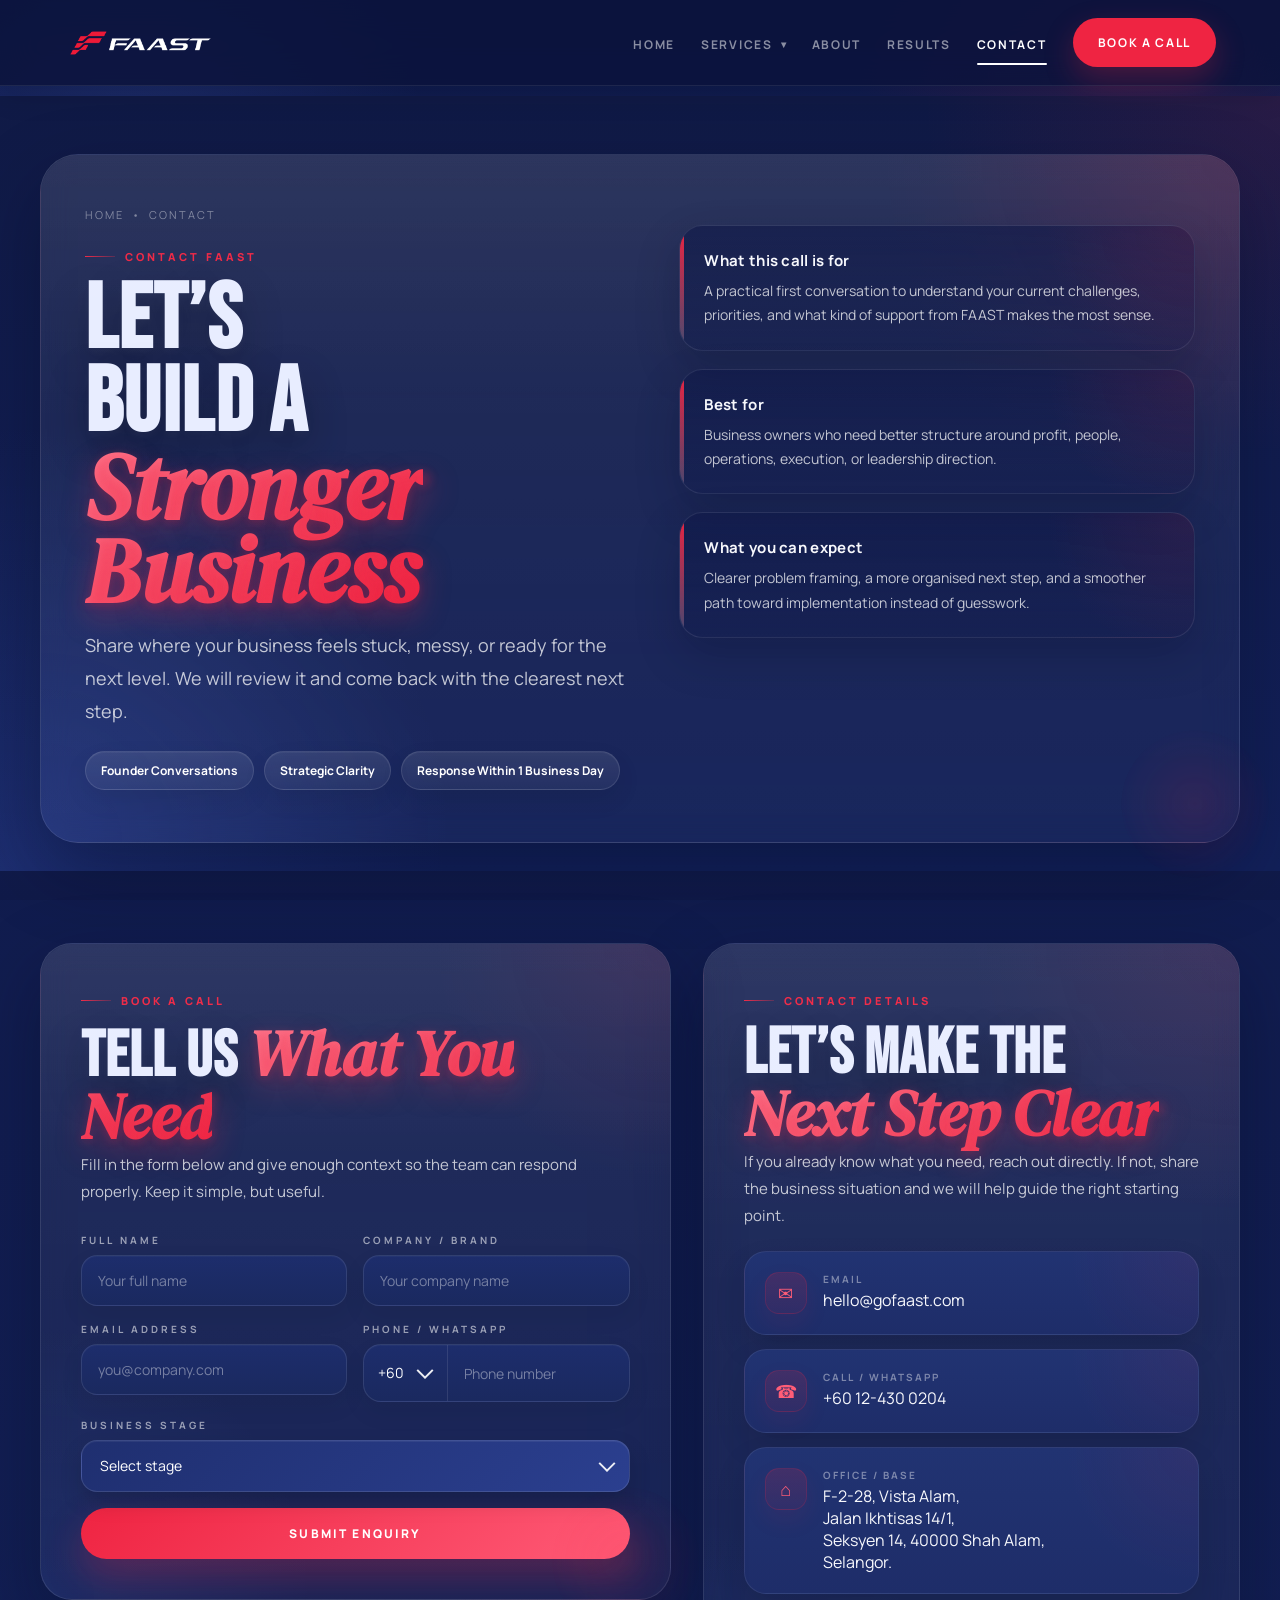
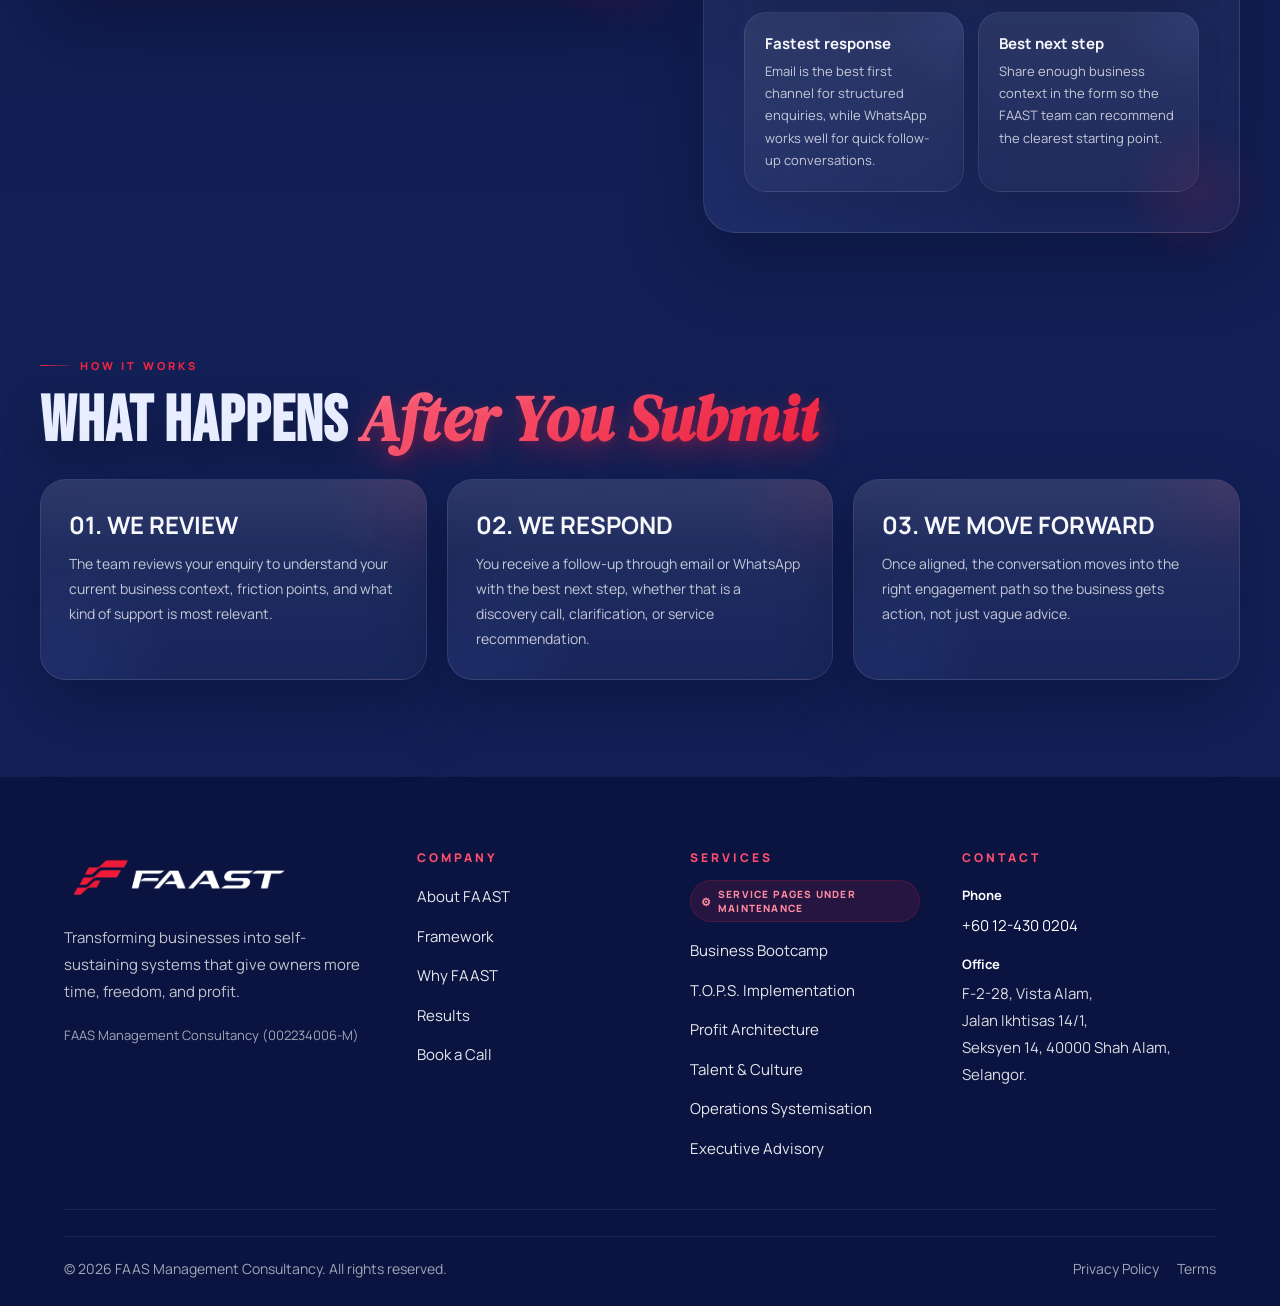
<file: contact.html>
<!DOCTYPE html>
<html lang="en">
<head>
  <meta charset="UTF-8" />
  <meta name="viewport" content="width=device-width, initial-scale=1.0" />
  <title>Contact | FAAS Management Consultancy</title>

  <meta name="description" content="Contact FAAST Management Consultancy. Get clarity and structure for your business growth across Talent, Operation, and Profit.">
  <meta name="keywords" content="FAAST, business consultancy Malaysia, KPI, KFI, business growth, Shah Alam consultancy">
  <meta name="author" content="FAAS Management Consultancy">

  <link rel="icon" href="/gofaast-site/images/faast-icon.png" type="image/png">
  <link rel="shortcut icon" href="/gofaast-site/images/faast-icon.png" type="image/png">
  <link rel="apple-touch-icon" href="/gofaast-site/images/faast-icon.png">

  <meta name="theme-color" content="#0b1440">
  <meta property="og:title" content="Contact FAAST Consultancy">
  <meta property="og:description" content="Build structured, scalable and sustainable business systems with FAAST.">
  <meta property="og:image" content="images/faast-icon.png">
  <meta property="og:type" content="website">

  <link rel="preconnect" href="https://fonts.googleapis.com">
  <link rel="preconnect" href="https://fonts.gstatic.com" crossorigin>
  <link href="https://fonts.googleapis.com/css2?family=Bebas+Neue&family=Manrope:wght@300;400;500;600;700;800&family=DM+Serif+Display:ital@0;1&display=swap" rel="stylesheet">
  <link rel="stylesheet" href="shared-layout.css">

  <style>
    :root{
      --text:#f7f8fc;
      --muted:rgba(255,255,255,.74);
      --red:#ef2442;
      --red-soft:#ff5d77;
      --line:rgba(255,255,255,.10);
      --line-strong:rgba(255,255,255,.16);
      --card-top:rgba(255,255,255,.075);
      --card-bottom:rgba(255,255,255,.028);
      --shadow-main:0 28px 70px rgba(2,8,32,.34);
      --shadow-soft:0 18px 44px rgba(3,8,30,.22);
      --container:1200px;
    }

    *{box-sizing:border-box;margin:0;padding:0}
    html{scroll-behavior:smooth}

    body{
      font-family:'Manrope',sans-serif;
      background:linear-gradient(180deg,#101a49 0%,#13225b 100%);
      color:var(--text);
      overflow-x:hidden;
      padding-top:96px;
    }

    body::before{
      content:"";
      position:fixed;
      inset:0;
      pointer-events:none;
      z-index:-2;
      background:
        radial-gradient(circle at 10% 18%, rgba(95,130,255,.16), transparent 22%),
        radial-gradient(circle at 88% 14%, rgba(239,36,66,.12), transparent 20%),
        radial-gradient(circle at 75% 72%, rgba(156,111,255,.10), transparent 18%),
        linear-gradient(180deg,#0f1a4b 0%,#13225b 46%,#101a49 100%);
    }

    body::after{
      content:"";
      position:fixed;
      inset:0;
      pointer-events:none;
      z-index:-1;
      opacity:.18;
      background-image:radial-gradient(rgba(255,255,255,.42) .6px, transparent .6px);
      background-size:26px 26px;
      mask-image:linear-gradient(180deg,rgba(0,0,0,.36),transparent 85%);
    }

    a{text-decoration:none;color:inherit}
    section,footer{padding:96px 24px}
    .container{max-width:var(--container);margin:0 auto}

    .section-tag{
      display:inline-flex;
      align-items:center;
      gap:10px;
      color:var(--red);
      font-size:11px;
      font-weight:800;
      letter-spacing:.28em;
      text-transform:uppercase;
      margin-bottom:16px;
    }

    .section-tag::before{
      content:"";
      width:30px;
      height:1px;
      background:linear-gradient(90deg,var(--red),rgba(239,36,66,.25));
    }

    .display,.h1{
      font-family:'Bebas Neue',sans-serif;
      letter-spacing:.02em;
    }

    .display{font-size:clamp(52px,7.2vw,98px);line-height:.9}
    .h1{font-size:clamp(40px,5vw,72px);line-height:.95}
    .lead{font-size:18px;line-height:1.85;color:var(--muted)}
    .text{font-size:15px;line-height:1.8;color:var(--muted)}
    .serif{font-family:'DM Serif Display',serif;font-style:italic;letter-spacing:0}

    .page-hero{
      padding:58px 24px 28px;
      background:
        radial-gradient(circle at top right, rgba(239,36,66,.11), transparent 24%),
        radial-gradient(circle at bottom left, rgba(95,130,255,.14), transparent 30%),
        linear-gradient(180deg,#101a46 0%, #122059 100%);
    }

    .hero-card,
    .contact-card,
    .info-card,
    .faq-card{
      position:relative;
      overflow:visible;
      border:1px solid var(--line);
      background:
        radial-gradient(circle at top right, rgba(239,36,66,.09), transparent 26%),
        radial-gradient(circle at bottom left, rgba(95,130,255,.09), transparent 30%),
        linear-gradient(180deg,var(--card-top),var(--card-bottom));
      box-shadow:var(--shadow-main);
      backdrop-filter:blur(14px);
      -webkit-backdrop-filter:blur(14px);
    }

    .hero-card::before,
    .contact-card::before,
    .info-card::before,
    .faq-card::before{
      content:"";
      position:absolute;
      inset:0;
      border-radius:inherit;
      pointer-events:none;
      background:linear-gradient(180deg,rgba(255,255,255,.05),rgba(255,255,255,0) 36%);
    }

    .hero-card::after,
    .contact-card::after,
    .info-card::after{
      content:"";
      position:absolute;
      right:-36px;
      bottom:-42px;
      width:160px;
      height:160px;
      border-radius:50%;
      pointer-events:none;
      background:radial-gradient(circle, rgba(239,36,66,.14), transparent 68%);
      filter:blur(2px);
      opacity:.75;
    }

    .hero-card{
      padding:52px 44px;
      border-radius:38px;
    }

    .contact-card,.info-card{
      padding:40px;
      border-radius:32px;
    }

    .hero-grid{
      display:grid;
      grid-template-columns:minmax(0,1.04fr) minmax(320px,.96fr);
      gap:36px;
      align-items:start;
    }

    .breadcrumb{
      display:flex;
      gap:8px;
      align-items:center;
      font-size:11px;
      letter-spacing:.18em;
      text-transform:uppercase;
      color:rgba(255,255,255,.42);
      margin-bottom:18px;
    }

    .breadcrumb a:hover{color:#fff}

    .hero-copy .display{
      max-width:7.2ch;
      margin-bottom:12px;
      color:#e8edff;
      text-shadow:
        0 18px 42px rgba(0,0,0,.30),
        0 4px 10px rgba(255,255,255,.04);
      letter-spacing:.015em;
    }

    .hero-copy .display .serif{
      display:inline-block;
      background:linear-gradient(135deg,#ff7a90,#ef2442);
      -webkit-background-clip:text;
      -webkit-text-fill-color:transparent;
      background-clip:text;
      text-shadow:
        0 12px 30px rgba(239,36,66,.35),
        0 2px 8px rgba(239,36,66,.25);
    }

    .hero-badges{
      display:flex;
      flex-wrap:wrap;
      gap:10px;
      margin-top:22px;
    }

    .badge{
      display:inline-flex;
      align-items:center;
      gap:8px;
      padding:10px 15px;
      border-radius:999px;
      background:linear-gradient(180deg,rgba(255,255,255,.10),rgba(255,255,255,.05));
      border:1px solid rgba(255,255,255,.11);
      color:#fff;
      font-size:12px;
      font-weight:700;
      box-shadow:inset 0 1px 0 rgba(255,255,255,.04), 0 10px 24px rgba(0,0,0,.08);
    }

    .hero-side{
      display:flex;
      flex-direction:column;
      gap:18px;
      padding-top:18px;
    }

    .hero-side-card{
      padding:24px 24px 22px;
      border-radius:24px;
      background:
        radial-gradient(circle at top right, rgba(239,36,66,.10), transparent 28%),
        linear-gradient(180deg, rgba(15,24,72,.60), rgba(15,24,72,.36));
      border:1px solid rgba(255,255,255,.09);
      box-shadow:var(--shadow-soft);
      position:relative;
      overflow:hidden;
      transition:transform .28s ease, border-color .28s ease, box-shadow .28s ease;
    }

    .hero-side-card:hover{
      transform:translateY(-4px);
      border-color:rgba(255,255,255,.14);
      box-shadow:0 22px 52px rgba(3,8,30,.24);
    }

    .hero-side-card::before{
      content:"";
      position:absolute;
      inset:0 auto 0 0;
      width:4px;
      border-radius:999px;
      background:linear-gradient(180deg,#ef2442,rgba(255,255,255,.18));
    }

    .hero-side-card h4{
      font-size:15px;
      margin-bottom:8px;
      letter-spacing:.02em;
    }

    .hero-side-card p{
      font-size:14px;
      line-height:1.74;
      color:var(--muted);
    }

    .contact-section{padding-top:72px}

    .contact-shell{
      display:grid;
      grid-template-columns:minmax(0,1.08fr) minmax(320px,.92fr);
      gap:32px;
      align-items:start;
      overflow:visible;
      position:relative;
      z-index:1;
    }

    .contact-card{
      position:relative;
      z-index:20;
    }

    .info-card{
      position:relative;
      z-index:1;
    }

    .contact-header{margin-bottom:28px}
    .form-stack{display:flex;flex-direction:column;gap:16px;overflow:visible}
    .field-grid{display:grid;grid-template-columns:1fr 1fr;gap:16px;overflow:visible}

    .field-label{
      display:block;
      margin-bottom:8px;
      font-size:10px;
      letter-spacing:3px;
      text-transform:uppercase;
      color:rgba(255,255,255,.56);
      font-weight:700;
    }

    .field-input{
      width:100%;
      background:linear-gradient(180deg,#1d2d6c,#1a295f);
      border:1px solid rgba(255,255,255,.10);
      border-radius:16px;
      padding:15px 16px;
      color:#fff;
      font-family:'Manrope',sans-serif;
      font-size:14px;
      outline:none;
      transition:border-color .22s ease, transform .22s ease, box-shadow .22s ease, background .22s ease;
      box-shadow:inset 0 1px 0 rgba(255,255,255,.03), 0 10px 24px rgba(0,0,0,.07);
    }

    .field-input::placeholder{color:rgba(255,255,255,.40)}

    .field-input:hover{
      border-color:rgba(255,255,255,.16);
    }

    .field-input:focus{
      border-color:rgba(255,255,255,.20);
      transform:translateY(-1px);
      box-shadow:
        0 0 0 4px rgba(95,130,255,.16),
        0 14px 30px rgba(8,18,60,.14);
      background:linear-gradient(180deg,#213172,#1b2b62);
    }

    .phone-inline-wrap{
      display:flex;
      align-items:stretch;
      width:100%;
      border:1px solid rgba(255,255,255,.10);
      border-radius:18px;
      background:linear-gradient(180deg,#1d2d6c,#1a295f);
      box-shadow:inset 0 1px 0 rgba(255,255,255,.03), 0 10px 24px rgba(0,0,0,.07);
      position:relative;
      z-index:40;
      overflow:visible;
      transition:border-color .22s ease, box-shadow .22s ease;
    }

    .phone-inline-wrap:focus-within{
      border-color:rgba(255,255,255,.20);
      box-shadow:
        0 0 0 4px rgba(95,130,255,.16),
        0 14px 30px rgba(8,18,60,.14);
    }

    .custom-select{
      position:relative;
      width:100%;
      z-index:30;
    }

    .custom-select.country-inline-select{
      flex:0 0 auto;
      width:auto !important;
      z-index:80;
    }

    .custom-select.country-inline-select .custom-select-trigger{
      width:auto !important;
      min-width:84px;
      max-width:none;
      height:100%;
      min-height:56px;
      padding:0 34px 0 14px;
      border:none;
      border-right:1px solid rgba(255,255,255,.10);
      border-radius:18px 0 0 18px;
      background:transparent;
      box-shadow:none;
      font-size:14px;
      white-space:nowrap;
      color:#fff;
    }

    .custom-select.country-inline-select .custom-select-value{
      display:inline-block;
      padding-right:0;
    }

    .phone-inline-input{
      flex:1 1 auto;
      min-width:0;
      width:100%;
      min-height:56px;
      border:none;
      border-radius:0 18px 18px 0;
      background:transparent;
      box-shadow:none;
      display:block;
      position:relative;
      z-index:1;
      padding:0 16px;
      color:#fff;
      pointer-events:auto;
    }

    .phone-inline-input:focus{
      transform:none;
      box-shadow:none;
      background:transparent;
    }

    .custom-select.country-inline-select .custom-select-trigger:hover,
    .custom-select.country-inline-select.open .custom-select-trigger,
    .custom-select.country-inline-select .custom-select-trigger:focus{
      border-color:transparent;
      box-shadow:none;
      transform:none;
    }

    .custom-select-trigger{
      width:100%;
      border:none;
      outline:none;
      text-align:left;
      border-radius:16px;
      padding:15px 18px;
      padding-right:54px;
      font-family:'Manrope',sans-serif;
      font-size:14px;
      color:#fff;
      cursor:pointer;
      background:linear-gradient(135deg,#1f2f70,#2b3f8f);
      border:1px solid rgba(255,255,255,.12);
      box-shadow:
        inset 0 1px 0 rgba(255,255,255,.06),
        0 10px 22px rgba(0,0,0,.15);
      transition:border-color .22s ease, box-shadow .22s ease, transform .22s ease, background .22s ease;
      position:relative;
    }

    .custom-select-trigger:hover{
      border-color:rgba(255,255,255,.24);
    }

    .custom-select.open .custom-select-trigger,
    .custom-select-trigger:focus{
      border-color:#5f82ff;
      box-shadow:
        0 0 0 4px rgba(95,130,255,.18),
        0 12px 24px rgba(0,0,0,.18);
      transform:translateY(-1px);
    }

    .custom-select-value{
      display:block;
      padding-right:12px;
      line-height:1.4;
    }

    .custom-select-arrow{
      position:absolute;
      right:16px;
      top:50%;
      width:12px;
      height:12px;
      border-right:2px solid rgba(255,255,255,.92);
      border-bottom:2px solid rgba(255,255,255,.92);
      transform:translateY(-70%) rotate(45deg);
      transition:transform .22s ease;
      pointer-events:none;
    }

    .custom-select.open .custom-select-arrow{
      transform:translateY(-30%) rotate(-135deg);
    }

    .custom-select-menu{
      position:absolute;
      left:0;
      right:0;
      top:calc(100% + 10px);
      padding:10px;
      border-radius:20px;
      background:
        radial-gradient(circle at top right, rgba(239,36,66,.07), transparent 26%),
        linear-gradient(180deg,#ffffff,#f4f7ff);
      border:1px solid rgba(0,0,0,.08);
      box-shadow:0 22px 48px rgba(3,8,30,.18);
      display:grid;
      gap:6px;
      opacity:0;
      visibility:hidden;
      pointer-events:none;
      transform:translateY(8px);
      transition:opacity .22s ease, visibility .22s ease, transform .22s ease;
      max-height:280px;
      overflow:auto;
      z-index:9999;
    }

    .custom-select.open .custom-select-menu{
      opacity:1;
      visibility:visible;
      pointer-events:auto;
      transform:translateY(0);
    }

    .custom-select.country-inline-select .custom-select-menu{
      left:0;
      right:auto;
      min-width:210px;
      max-width:230px;
      z-index:10000;
    }

    .custom-select-option{
      width:100%;
      border:none;
      outline:none;
      text-align:left;
      background:#fff;
      color:#111;
      border-radius:14px;
      padding:12px 14px;
      font-family:'Manrope',sans-serif;
      font-size:14px;
      line-height:1.45;
      cursor:pointer;
      transition:background .18s ease, transform .18s ease;
      white-space:nowrap;
    }

    .custom-select-option:hover{
      background:#eef3ff;
      transform:translateY(-1px);
    }

    .custom-select-option.is-selected{
      background:linear-gradient(135deg,#1f2f70,#2b3f8f);
      color:#fff;
    }

    .submit-btn{
      width:100%;
      border:none;
      border-radius:999px;
      background:linear-gradient(135deg,#ef2442 0%,#ff5b77 100%);
      color:#fff;
      font-family:'Manrope',sans-serif;
      font-size:12px;
      font-weight:800;
      letter-spacing:.18em;
      text-transform:uppercase;
      padding:17px 20px;
      cursor:pointer;
      transition:.26s ease;
      box-shadow:0 18px 38px rgba(239,36,66,.28);
      position:relative;
      overflow:hidden;
    }

    .submit-btn::before{
      content:"";
      position:absolute;
      top:-10%;
      left:-22%;
      width:35%;
      height:140%;
      background:linear-gradient(90deg,transparent,rgba(255,255,255,.22),transparent);
      transform:translateX(-160%) skewX(-22deg);
    }

    .submit-btn:hover{
      background:linear-gradient(135deg,#ff4362,#ff6a83);
      transform:translateY(-2px);
      box-shadow:0 22px 44px rgba(239,36,66,.34);
    }

    .submit-btn:hover::before{
      animation:premiumSheen 1.15s ease;
    }

    .contact-header .h1,
    .info-card .h1,
    .faq-section .h1{
      color:#e8edff;
      text-shadow:
        0 18px 42px rgba(0,0,0,.30),
        0 4px 10px rgba(255,255,255,.04);
      letter-spacing:.015em;
    }

    .contact-header .h1 .serif,
    .info-card .h1 .serif,
    .faq-section .h1 .serif{
      background:linear-gradient(135deg,#ff7a90,#ef2442);
      -webkit-background-clip:text;
      -webkit-text-fill-color:transparent;
      background-clip:text;
      text-shadow:
        0 12px 30px rgba(239,36,66,.35),
        0 2px 8px rgba(239,36,66,.25);
    }

    .info-stack{
      display:flex;
      flex-direction:column;
      gap:14px;
      margin-top:22px;
    }

    .info-item{
      display:flex;
      align-items:flex-start;
      gap:16px;
      padding:20px;
      border-radius:22px;
      background:
        radial-gradient(circle at top right, rgba(239,36,66,.07), transparent 28%),
        linear-gradient(180deg,#213372,#1e2d69);
      border:1px solid rgba(255,255,255,.08);
      box-shadow:0 14px 30px rgba(0,0,0,.12);
      transition:transform .26s ease, border-color .26s ease, box-shadow .26s ease;
    }

    .info-item:hover{
      transform:translateY(-4px);
      border-color:rgba(255,255,255,.14);
      box-shadow:0 20px 42px rgba(0,0,0,.16);
    }

    .info-icon{
      width:42px;
      height:42px;
      border-radius:14px;
      background:linear-gradient(180deg,rgba(239,36,66,.16),rgba(239,36,66,.08));
      display:flex;
      align-items:center;
      justify-content:center;
      color:var(--red-soft);
      font-size:18px;
      flex-shrink:0;
      border:1px solid rgba(239,36,66,.18);
      box-shadow:0 10px 24px rgba(239,36,66,.08);
    }

    .info-kicker{
      font-size:10px;
      letter-spacing:2px;
      text-transform:uppercase;
      color:rgba(255,255,255,.42);
      margin-bottom:3px;
      font-weight:700;
    }

    .quick-grid{
      display:grid;
      grid-template-columns:1fr 1fr;
      gap:14px;
      margin-top:18px;
    }

    .quick-card{
      padding:20px;
      border-radius:22px;
      background:
        radial-gradient(circle at top right, rgba(95,130,255,.10), transparent 28%),
        linear-gradient(180deg,rgba(255,255,255,.07),rgba(255,255,255,.03));
      border:1px solid rgba(255,255,255,.08);
      box-shadow:0 12px 28px rgba(0,0,0,.09);
      transition:transform .24s ease, border-color .24s ease;
    }

    .quick-card:hover{
      transform:translateY(-4px);
      border-color:rgba(255,255,255,.12);
    }

    .quick-card h4{
      font-size:15px;
      margin-bottom:6px;
    }

    .quick-card p{
      font-size:13px;
      line-height:1.7;
      color:var(--muted);
    }

    .faq-section{padding-top:20px}

    .faq-grid{
      display:grid;
      grid-template-columns:repeat(3,minmax(0,1fr));
      gap:20px;
    }

    .faq-card{
      padding:28px;
      border-radius:26px;
      transition:transform .26s ease, border-color .26s ease, box-shadow .26s ease;
    }

    .faq-card:hover{
      transform:translateY(-5px);
      border-color:var(--line-strong);
      box-shadow:0 26px 54px rgba(3,8,30,.28);
    }

    .faq-card h3{
      font-size:24px;
      margin-bottom:10px;
    }

    .faq-card p{
      font-size:14px;
      line-height:1.8;
      color:var(--muted);
    }

    .success-popup{
      position:fixed;
      inset:0;
      display:flex;
      align-items:center;
      justify-content:center;
      padding:24px;
      background:rgba(7,12,39,.64);
      backdrop-filter:blur(12px);
      opacity:0;
      visibility:hidden;
      pointer-events:none;
      transition:opacity .28s ease, visibility .28s ease;
      z-index:99999;
    }

    .success-popup.show{
      opacity:1;
      visibility:visible;
      pointer-events:auto;
    }

    .success-popup-card{
      position:relative;
      width:min(470px,100%);
      padding:34px 30px 28px;
      border-radius:30px;
      text-align:center;
      color:#fff;
      background:
        radial-gradient(circle at top right, rgba(239,36,66,.17), transparent 30%),
        radial-gradient(circle at bottom left, rgba(95,130,255,.20), transparent 34%),
        linear-gradient(180deg, rgba(30,47,112,.98), rgba(20,32,84,.98));
      border:1px solid rgba(255,255,255,.12);
      box-shadow:0 28px 70px rgba(3,8,30,.40);
      transform:translateY(16px) scale(.96);
      transition:transform .34s cubic-bezier(.22,1,.36,1);
      overflow:hidden;
    }

    .success-popup.show .success-popup-card{
      transform:translateY(0) scale(1);
    }

    .success-popup-card::before{
      content:"";
      position:absolute;
      inset:0;
      pointer-events:none;
      background:linear-gradient(180deg,rgba(255,255,255,.06),rgba(255,255,255,0) 40%);
    }

    .success-popup-close{
      position:absolute;
      top:14px;
      right:14px;
      width:38px;
      height:38px;
      border:none;
      border-radius:50%;
      background:rgba(255,255,255,.08);
      border:1px solid rgba(255,255,255,.10);
      color:#fff;
      font-size:18px;
      cursor:pointer;
      z-index:2;
    }

    .success-popup-icon{
      position:relative;
      z-index:2;
      width:84px;
      height:84px;
      margin:0 auto 18px;
      border-radius:50%;
      display:flex;
      align-items:center;
      justify-content:center;
      background:linear-gradient(135deg,#ef2442,#ff5b77);
      box-shadow:0 20px 40px rgba(239,36,66,.28);
      animation:successPulse 2.6s ease-in-out infinite;
    }

    .success-popup-icon::before{
      content:"✓";
      font-size:42px;
      font-weight:800;
      line-height:1;
      color:#fff;
    }

    .success-popup-kicker{
      position:relative;
      z-index:2;
      display:inline-flex;
      align-items:center;
      gap:8px;
      margin-bottom:12px;
      padding:8px 12px;
      border-radius:999px;
      background:rgba(255,255,255,.06);
      border:1px solid rgba(255,255,255,.10);
      font-size:10px;
      font-weight:800;
      letter-spacing:.16em;
      text-transform:uppercase;
      color:#ffb7c3;
    }

    .success-popup h3{
      position:relative;
      z-index:2;
      font-family:'Bebas Neue',sans-serif;
      font-size:54px;
      line-height:.9;
      letter-spacing:.04em;
      margin-bottom:12px;
    }

    .success-popup p{
      position:relative;
      z-index:2;
      font-size:15px;
      line-height:1.85;
      color:rgba(255,255,255,.78);
      max-width:340px;
      margin:0 auto 22px;
    }

    .success-popup-actions{
      position:relative;
      z-index:2;
      display:flex;
      justify-content:center;
      gap:10px;
      flex-wrap:wrap;
    }

    .success-popup-btn{
      display:inline-flex;
      align-items:center;
      justify-content:center;
      min-width:140px;
      padding:12px 18px;
      border-radius:999px;
      font-size:12px;
      font-weight:800;
      letter-spacing:.16em;
      text-transform:uppercase;
      cursor:pointer;
      transition:transform .22s ease, background .22s ease, border-color .22s ease;
    }

    .success-popup-btn.primary{
      border:none;
      background:linear-gradient(135deg,#ef2442,#ff5b77);
      color:#fff;
      box-shadow:0 14px 28px rgba(239,36,66,.22);
    }

    .success-popup-btn.primary:hover{
      transform:translateY(-2px);
    }

    .success-popup-btn.secondary{
      background:rgba(255,255,255,.06);
      border:1px solid rgba(255,255,255,.12);
      color:#fff;
    }

    .success-popup-btn.secondary:hover{
      transform:translateY(-2px);
      background:rgba(255,255,255,.10);
    }

    @keyframes successPulse{
      0%,100%{box-shadow:0 20px 40px rgba(239,36,66,.24)}
      50%{box-shadow:0 24px 52px rgba(239,36,66,.34)}
    }

    @keyframes premiumSheen{
      0%{transform:translateX(-160%) skewX(-22deg)}
      100%{transform:translateX(320%) skewX(-22deg)}
    }

   @media (max-width: 900px){
  body{
    padding-top:82px;
  }

  section,
  footer{
    padding-left:18px !important;
    padding-right:18px !important;
  }

  /* ✅ FIX CONTAINER BALANCE */
  .container{
    width:100% !important;
    max-width:100% !important;
    margin:0 auto !important;
    padding-left:18px !important;
    padding-right:18px !important;
  }

  /* ✅ REMOVE EXTRA SIDE PUSH */
  .page-hero{
    padding-top:40px !important;
    padding-bottom:20px !important;
    padding-left:0 !important;
    padding-right:0 !important;
  }

  /* ✅ GRID STACK */
  .hero-grid,
  .contact-shell,
  .faq-grid,
  .quick-grid,
  .field-grid{
    display:grid !important;
    grid-template-columns:1fr !important;
    gap:18px !important;
  }

  /* 🔥🔥🔥 THIS IS THE MAIN FIX */
  .hero-card,
  .contact-card,
  .info-card,
  .faq-card{
    width:100% !important;
    max-width:100% !important;
    min-width:0 !important;
    margin-left:auto !important;
    margin-right:auto !important;
  }

  /* EXTRA ALIGNMENT */
  .hero-grid{
    justify-content:center !important;
  }

  .hero-copy{
    width:100% !important;
    margin-left:auto !important;
    margin-right:auto !important;
  }

  .hero-card{
    padding:26px 18px !important;
    border-radius:24px !important;
  }

  .contact-card,
  .info-card{
    padding:22px 16px !important;
    border-radius:22px !important;
  }

  .faq-card{
    padding:20px 16px !important;
    border-radius:20px !important;
  }

  .hero-side{
    padding-top:0 !important;
  }

  .display{
    font-size:clamp(40px, 14vw, 72px) !important;
    line-height:.92 !important;
  }

  .h1{
    font-size:clamp(30px, 11vw, 48px) !important;
    line-height:.96 !important;
  }

  .lead{
    font-size:15px !important;
    line-height:1.7 !important;
  }

  .text{
    font-size:14px !important;
    line-height:1.72 !important;
  }

  .hero-badges{
    display:flex !important;
    flex-direction:column !important;
    gap:8px !important;
  }

  .badge{
    width:100% !important;
    justify-content:flex-start !important;
  }

  .form-stack{
    display:flex !important;
    flex-direction:column !important;
    gap:14px !important;
    width:100% !important;
  }

  .field-grid > div,
  .form-stack > div{
    width:100% !important;
    min-width:0 !important;
  }

  .field-input,
  .custom-select,
  .custom-select-trigger,
  .submit-btn{
    width:100% !important;
    max-width:100% !important;
    min-width:0 !important;
  }

  .phone-inline-wrap{
    min-height:54px !important;
    height:54px !important;
    border-radius:16px !important;
  }

  .custom-select.country-inline-select{
    flex:0 0 92px !important;
    width:92px !important;
  }

  .custom-select.country-inline-select .custom-select-trigger{
    height:54px !important;
    border-radius:16px 0 0 16px !important;
  }

  .phone-inline-input{
    height:54px !important;
    border-radius:0 16px 16px 0 !important;
  }

  .custom-select-menu{
    top:calc(100% + 8px) !important;
  }

  .custom-select.country-inline-select .custom-select-menu{
    width:220px !important;
  }

  .info-stack{
    display:flex !important;
    flex-direction:column !important;
    gap:12px !important;
  }

  .info-item,
  .quick-card{
    width:100% !important;
    padding:18px !important;
  }

  .success-popup-card{
    width:100% !important;
  }

  .success-popup-actions{
    flex-direction:column !important;
  }

  .success-popup-btn{
    width:100% !important;
  }
}

  </style>
</head>
<body>
  <div id="top"></div>
  <div id="navbar"></div>

  <section class="page-hero">
    <div class="container">
      <div class="hero-card reveal visible">
        <div class="hero-grid">
          <div class="hero-copy">
            <div class="breadcrumb reveal visible"><a href="index.html">Home</a><span>•</span><span>Contact</span></div>
            <div class="section-tag reveal visible delay-1">Contact FAAST</div>
            <h1 class="display reveal visible delay-2">LET’S BUILD A <span class="serif">Stronger Business</span></h1>
            <p class="lead reveal visible delay-3">Share where your business feels stuck, messy, or ready for the next level. We will review it and come back with the clearest next step.</p>
            <div class="hero-badges reveal visible delay-4">
              <span class="badge">Founder Conversations</span>
              <span class="badge">Strategic Clarity</span>
              <span class="badge">Response Within 1 Business Day</span>
            </div>
          </div>

          <div class="hero-side">
            <div class="hero-side-card reveal visible delay-1">
              <h4>What this call is for</h4>
              <p>A practical first conversation to understand your current challenges, priorities, and what kind of support from FAAST makes the most sense.</p>
            </div>
            <div class="hero-side-card reveal visible delay-2">
              <h4>Best for</h4>
              <p>Business owners who need better structure around profit, people, operations, execution, or leadership direction.</p>
            </div>
            <div class="hero-side-card reveal visible delay-3">
              <h4>What you can expect</h4>
              <p>Clearer problem framing, a more organised next step, and a smoother path toward implementation instead of guesswork.</p>
            </div>
          </div>
        </div>
      </div>
    </div>
  </section>

  <section class="contact-section" id="contact-form">
    <div class="container">
      <div class="contact-shell">
        <div class="contact-card reveal">
          <div id="form-wrap">
            <div class="contact-header">
              <div class="section-tag reveal">Book a Call</div>
              <h2 class="h1 reveal delay-1">TELL US <span class="serif">What You Need</span></h2>
              <p class="text reveal delay-2">Fill in the form below and give enough context so the team can respond properly. Keep it simple, but useful.</p>
            </div>

            <div class="form-stack reveal delay-3">
              <div class="field-grid">
                <div>
                  <label class="field-label" for="f-name">Full Name</label>
                  <input class="field-input" id="f-name" type="text" placeholder="Your full name">
                </div>
                <div>
                  <label class="field-label" for="f-company">Company / Brand</label>
                  <input class="field-input" id="f-company" type="text" placeholder="Your company name">
                </div>
              </div>

              <div class="field-grid">
                <div>
                  <label class="field-label" for="f-email">Email Address</label>
                  <input class="field-input" id="f-email" type="email" placeholder="you@company.com">
                </div>

                <div>
                  <label class="field-label" for="f-phone">Phone / WhatsApp</label>
                  <div class="phone-inline-wrap">
                    <div class="custom-select country-inline-select" data-select>
                      <button class="custom-select-trigger" type="button" aria-haspopup="listbox" aria-expanded="false">
                        <span class="custom-select-value">+60</span>
                        <span class="custom-select-arrow" aria-hidden="true"></span>
                      </button>

                      <div class="custom-select-menu" role="listbox">
                        <button class="custom-select-option is-selected" type="button" data-value="+60" data-label="+60">MY Malaysia +60</button>
                        <button class="custom-select-option" type="button" data-value="+673" data-label="+673">BN Brunei +673</button>
                        <button class="custom-select-option" type="button" data-value="+62" data-label="+62">ID Indonesia +62</button>
                        <button class="custom-select-option" type="button" data-value="+63" data-label="+63">PH Philippines +63</button>
                        <button class="custom-select-option" type="button" data-value="+66" data-label="+66">TH Thailand +66</button>
                      </div>

                      <input type="hidden" id="f-country-code" value="+60">
                    </div>

                    <input
                      class="field-input phone-inline-input"
                      id="f-phone"
                      type="tel"
                      inputmode="numeric"
                      maxlength="15"
                      placeholder="Phone number"
                    >
                  </div>
                </div>
              </div>

              <div>
                <label class="field-label" for="f-stage">Business Stage</label>
                <div class="custom-select" data-select>
                  <button class="custom-select-trigger" type="button" aria-haspopup="listbox" aria-expanded="false">
                    <span class="custom-select-value">Select stage</span>
                    <span class="custom-select-arrow" aria-hidden="true"></span>
                  </button>
                  <div class="custom-select-menu" role="listbox">
                    <button class="custom-select-option is-selected" type="button" data-value="" data-label="Select stage">Select stage</button>
                    <button class="custom-select-option" type="button" data-value="Startup / Early Stage" data-label="Startup / Early Stage">Startup / Early Stage</button>
                    <button class="custom-select-option" type="button" data-value="Growing Team" data-label="Growing Team">Growing Team</button>
                    <button class="custom-select-option" type="button" data-value="Scaling Operations" data-label="Scaling Operations">Scaling Operations</button>
                    <button class="custom-select-option" type="button" data-value="Established Business" data-label="Established Business">Established Business</button>
                  </div>
                  <input type="hidden" id="f-stage" value="">
                </div>
              </div>

              <button class="submit-btn" id="submitBtn" type="button" onclick="handleSubmit()">Submit Enquiry</button>
            </div>
          </div>
        </div>

        <div class="info-card reveal delay-1">
          <div class="section-tag reveal visible">Contact Details</div>
          <h2 class="h1 reveal visible delay-1">LET’S MAKE THE <span class="serif">Next Step Clear</span></h2>
          <p class="text reveal visible delay-2">If you already know what you need, reach out directly. If not, share the business situation and we will help guide the right starting point.</p>

          <div class="info-stack">
            <div class="info-item reveal visible delay-1">
              <div class="info-icon">✉</div>
              <div>
                <div class="info-kicker">Email</div>
                <div><a href="mailto:hello@gofaast.com">hello@gofaast.com</a></div>
              </div>
            </div>

            <div class="info-item reveal visible delay-2">
              <div class="info-icon">☎</div>
              <div>
                <div class="info-kicker">Call / WhatsApp</div>
                <div><a href="https://wa.me/60124300204" target="_blank" rel="noopener noreferrer">+60 12-430 0204</a></div>
              </div>
            </div>

            <div class="info-item reveal visible delay-3">
              <div class="info-icon">⌂</div>
              <div>
                <div class="info-kicker">Office / Base</div>
                <div>
                  F-2-28, Vista Alam,<br>
                  Jalan Ikhtisas 14/1,<br>
                  Seksyen 14, 40000 Shah Alam,<br>
                  Selangor.
                </div>
              </div>
            </div>
          </div>

          <div class="quick-grid">
            <div class="quick-card reveal visible delay-3">
              <h4>Fastest response</h4>
              <p>Email is the best first channel for structured enquiries, while WhatsApp works well for quick follow-up conversations.</p>
            </div>
            <div class="quick-card reveal visible delay-4">
              <h4>Best next step</h4>
              <p>Share enough business context in the form so the FAAST team can recommend the clearest starting point.</p>
            </div>
          </div>
        </div>
      </div>
    </div>
  </section>

  <section class="faq-section">
    <div class="container">
      <div class="section-tag reveal">How It Works</div>
      <h2 class="h1 reveal delay-1" style="margin-bottom:26px">WHAT HAPPENS <span class="serif">After You Submit</span></h2>
      <div class="faq-grid">
        <div class="faq-card reveal delay-1">
          <h3>01. WE REVIEW</h3>
          <p>The team reviews your enquiry to understand your current business context, friction points, and what kind of support is most relevant.</p>
        </div>
        <div class="faq-card reveal delay-2">
          <h3>02. WE RESPOND</h3>
          <p>You receive a follow-up through email or WhatsApp with the best next step, whether that is a discovery call, clarification, or service recommendation.</p>
        </div>
        <div class="faq-card reveal delay-3">
          <h3>03. WE MOVE FORWARD</h3>
          <p>Once aligned, the conversation moves into the right engagement path so the business gets action, not just vague advice.</p>
        </div>
      </div>
    </div>
  </section>

  <div id="footer"></div>

  <div id="successPopup" class="success-popup" aria-hidden="true">
    <div class="success-popup-card">
      <button class="success-popup-close" type="button" aria-label="Close" onclick="closeSuccessPopup()">×</button>
      <div class="success-popup-icon"></div>
      <div class="success-popup-kicker">Enquiry Submitted</div>
      <h3>THANK YOU</h3>
      <p class="submit-note">Our team will review your enquiry and get back to you with the next step as soon as possible.</p>
      <div class="success-popup-actions">
        <button class="success-popup-btn primary" type="button" onclick="closeSuccessPopup()">Done</button>
        <button class="success-popup-btn secondary" type="button" onclick="closeSuccessPopup(true)">Submit Another</button>
      </div>
    </div>
  </div>

  <form
    id="gsheetForm"
    action="https://script.google.com/macros/s/AKfycbz-Wd-91oIahvubZCeEw3ST2dku9dcfcpzR2crd1R81HhpWudlhXoiXGOT750eV4Fq0Dw/exec"
    method="POST"
    target="hidden_iframe"
    style="display:none;"
  >
    <input type="hidden" name="name" id="gs-name">
    <input type="hidden" name="company" id="gs-company">
    <input type="hidden" name="email" id="gs-email">
    <input type="hidden" name="phone" id="gs-phone">
    <input type="hidden" name="stage" id="gs-stage">
    <input type="hidden" name="page" id="gs-page">
    <input type="hidden" name="submittedAt" id="gs-submittedAt">
  </form>

  <iframe name="hidden_iframe" id="hidden_iframe" style="display:none;"></iframe>

  <script>
    function showSuccessPopup() {
      const popup = document.getElementById('successPopup');
      popup.classList.add('show');
      popup.setAttribute('aria-hidden', 'false');
    }

    function closeSuccessPopup(resetFocus) {
      const popup = document.getElementById('successPopup');
      popup.classList.remove('show');
      popup.setAttribute('aria-hidden', 'true');
      if (resetFocus) {
        const firstField = document.getElementById('f-name');
        if (firstField) firstField.focus();
      }
    }

    function resetEnquiryForm() {
      document.getElementById('f-name').value = '';
      document.getElementById('f-company').value = '';
      document.getElementById('f-email').value = '';
      document.getElementById('f-phone').value = '';
      document.getElementById('f-stage').value = '';

      const countryCode = document.getElementById('f-country-code');
      if (countryCode) countryCode.value = '+60';

      document.querySelectorAll('[data-select]').forEach(select => {
        const valueEl = select.querySelector('.custom-select-value');
        const options = select.querySelectorAll('.custom-select-option');

        if (valueEl && select.classList.contains('country-inline-select')) {
          valueEl.textContent = '+60';
        } else if (valueEl) {
          valueEl.textContent = 'Select stage';
        }

        options.forEach((opt, index) => {
          opt.classList.toggle('is-selected', index === 0);
        });

        select.classList.remove('open');
        const trigger = select.querySelector('.custom-select-trigger');
        if (trigger) trigger.setAttribute('aria-expanded', 'false');
      });
    }

    function handleSubmit() {
      const name = document.getElementById('f-name').value.trim();
      const company = document.getElementById('f-company').value.trim();
      const email = document.getElementById('f-email').value.trim();
      const countryCode = document.getElementById('f-country-code').value.trim();
      const phone = document.getElementById('f-phone').value.trim();
      const stage = document.getElementById('f-stage').value;
      const submitBtn = document.getElementById('submitBtn');

      const nameRegex = /^[A-Za-z\s]+$/;
      const emailRegex = /^[^\s@]+@[^\s@]+\.[^\s@]+$/;

      if (!name || !email) {
        alert('Please fill in Full Name and Email Address.');
        return;
      }

      if (!nameRegex.test(name)) {
        alert('Full Name must contain letters only.');
        return;
      }

      if (!emailRegex.test(email)) {
        alert('Please enter a valid email address.');
        return;
      }

      if (phone && !/^\d{7,15}$/.test(phone)) {
        alert('Phone number must contain digits only and be between 7 to 15 digits.');
        return;
      }

      submitBtn.disabled = true;
      submitBtn.textContent = 'Submitting...';

      const fullPhone = phone ? `${countryCode} ${phone}` : '';

      document.getElementById('gs-name').value = name;
      document.getElementById('gs-company').value = company;
      document.getElementById('gs-email').value = email;
      document.getElementById('gs-phone').value = fullPhone ? "'" + fullPhone : '';
      document.getElementById('gs-stage').value = stage;
      document.getElementById('gs-page').value = window.location.href;
      document.getElementById('gs-submittedAt').value = new Date().toISOString();

      document.getElementById('gsheetForm').submit();

      setTimeout(() => {
        showSuccessPopup();
        resetEnquiryForm();
        submitBtn.disabled = false;
        submitBtn.textContent = 'Submit Enquiry';
      }, 900);
    }

    document.addEventListener('keydown', function(e) {
      if (e.key === 'Escape') closeSuccessPopup(false);
    });
  </script>

  <script>
    const observer = new IntersectionObserver((entries) => {
      entries.forEach(entry => {
        if (entry.isIntersecting) entry.target.classList.add('visible');
      });
    }, { threshold: 0.14 });

    document.querySelectorAll('.reveal').forEach(el => observer.observe(el));
  </script>

  <script src="shared-layout.js"></script>

  <script>
    (function(){
      const selects = document.querySelectorAll('[data-select]');

      function closeAll(except){
        selects.forEach(sel => {
          if (sel !== except) {
            sel.classList.remove('open');
            const trigger = sel.querySelector('.custom-select-trigger');
            if (trigger) trigger.setAttribute('aria-expanded', 'false');
          }
        });
      }

      selects.forEach(select => {
        const trigger = select.querySelector('.custom-select-trigger');
        const valueEl = select.querySelector('.custom-select-value');
        const options = select.querySelectorAll('.custom-select-option');
        const hidden = select.querySelector('input[type="hidden"]');

        trigger.addEventListener('click', function(e){
          e.preventDefault();
          e.stopPropagation();

          const isOpen = select.classList.contains('open');
          closeAll(select);

          if (!isOpen) {
            select.classList.add('open');
            trigger.setAttribute('aria-expanded', 'true');
          } else {
            select.classList.remove('open');
            trigger.setAttribute('aria-expanded', 'false');
          }
        });

        options.forEach(option => {
          option.addEventListener('click', function(e){
            e.preventDefault();
            e.stopPropagation();

            const value = option.getAttribute('data-value') || '';
            const label = option.getAttribute('data-label') || option.textContent.trim();

            valueEl.textContent = label;
            hidden.value = value;

            options.forEach(o => o.classList.remove('is-selected'));
            option.classList.add('is-selected');

            select.classList.remove('open');
            trigger.setAttribute('aria-expanded', 'false');
          });
        });
      });

      document.addEventListener('click', function(e){
        if (!e.target.closest('[data-select]')) {
          closeAll();
        }
      });

      document.addEventListener('keydown', function(e){
        if (e.key === 'Escape') {
          closeAll();
        }
      });
    })();
  </script>

  <script>
    document.getElementById('f-phone').addEventListener('input', function () {
      this.value = this.value.replace(/\D/g, '').slice(0, 15);
    });

    document.getElementById('f-name').addEventListener('input', function () {
      this.value = this.value.replace(/[^A-Za-z\s]/g, '');
    });
  </script>
</body>
</html>
</file>
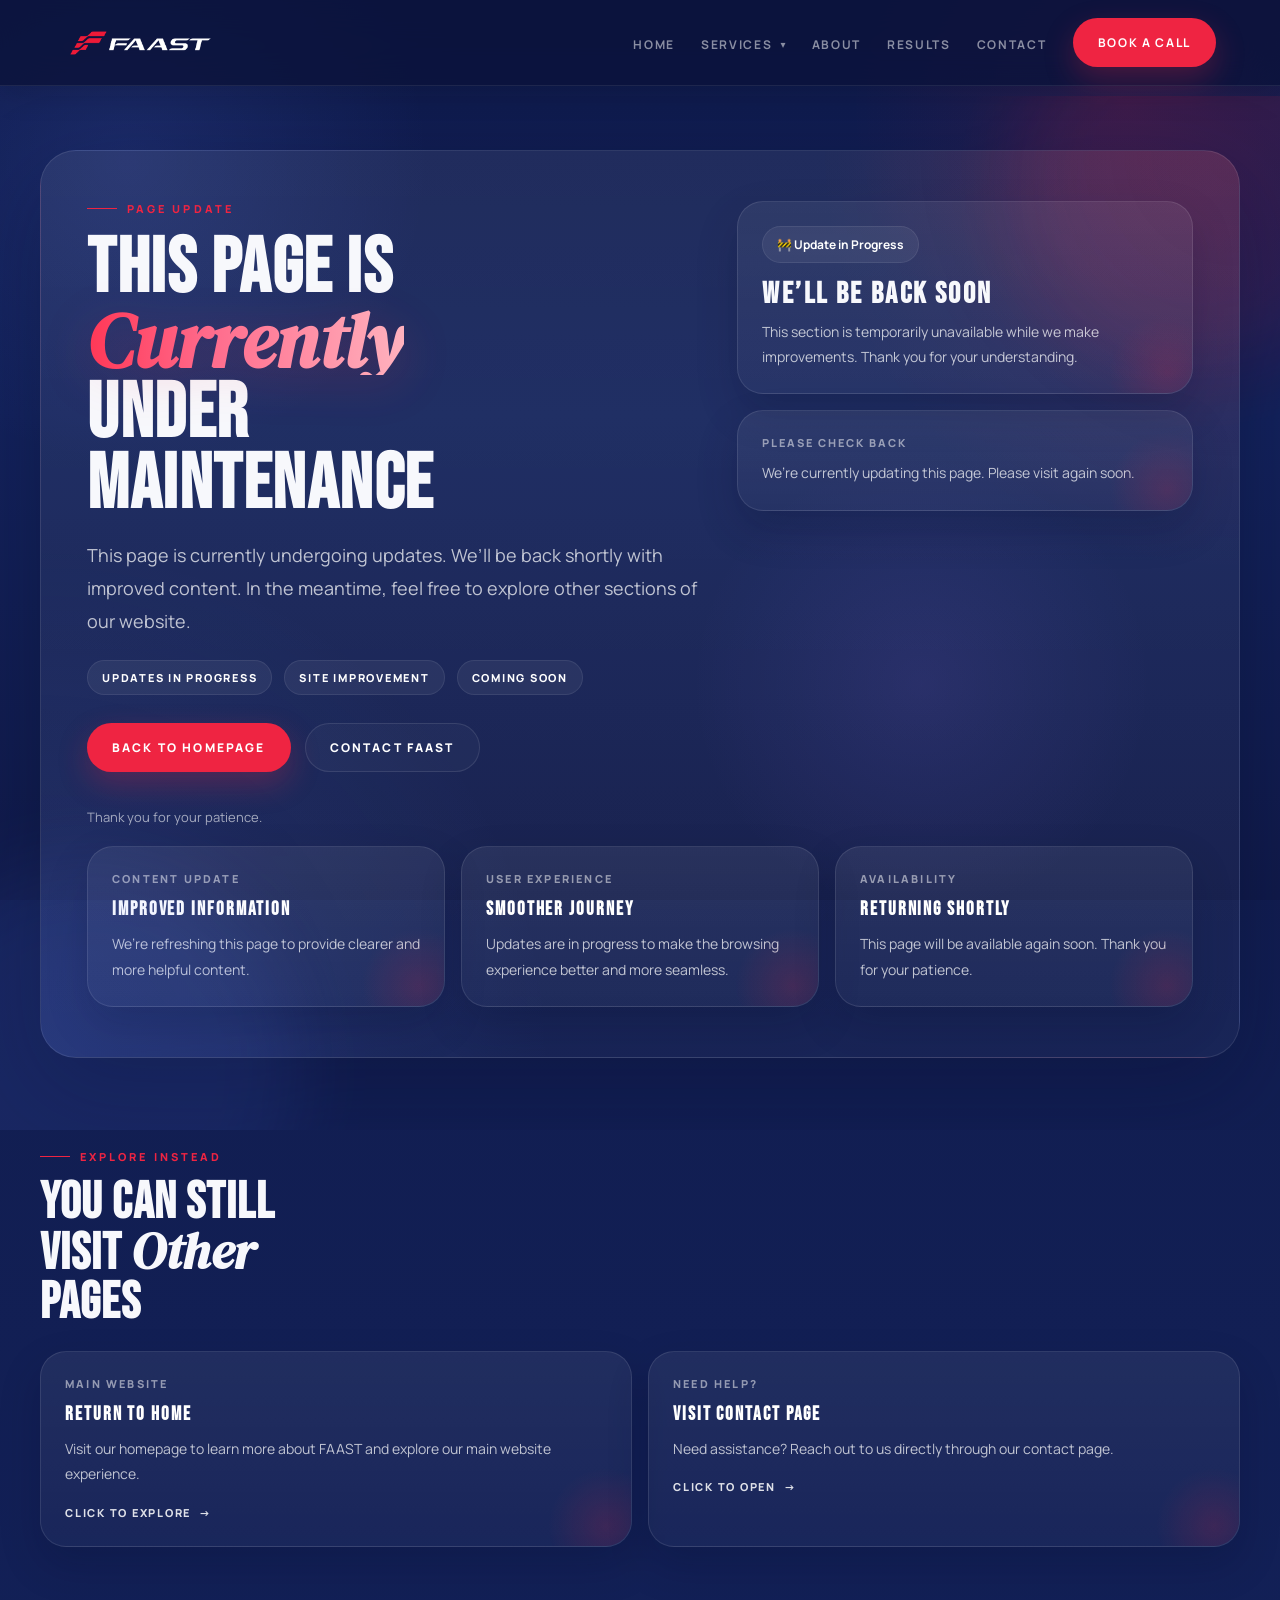
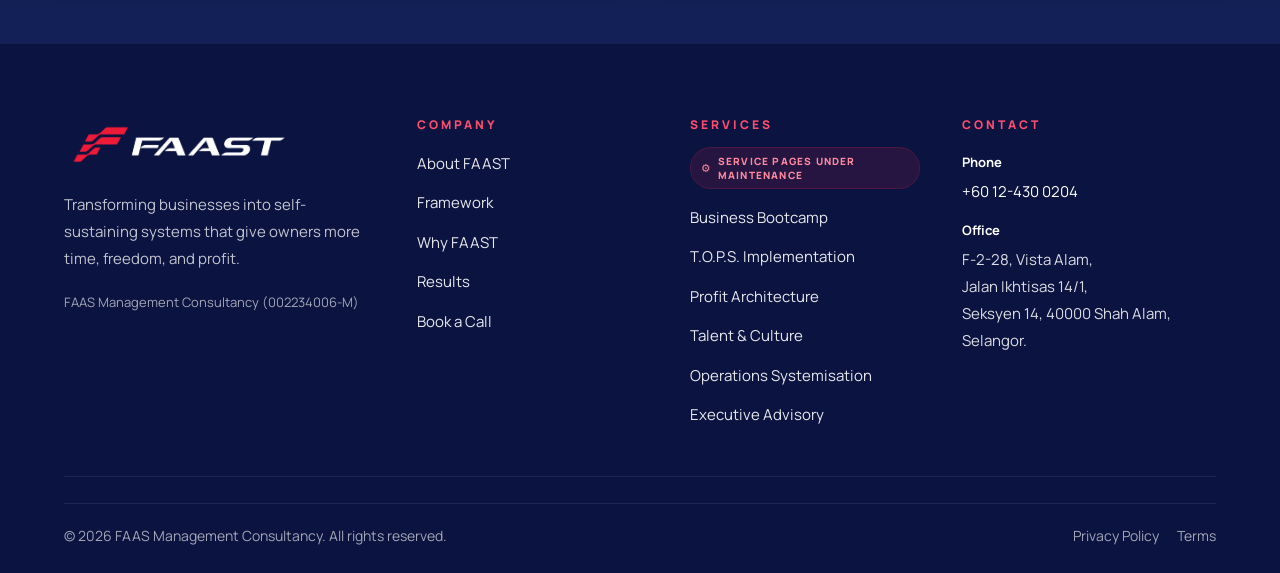
<file: maintenance.html>
<!DOCTYPE html>
<html lang="en">
<head>
  <!-- BASIC -->
  <meta charset="utf-8" />
  <meta name="viewport" content="width=device-width, initial-scale=1.0" />

  <!-- TITLE -->
  <title>This Page Is Currently Under Maintenance | FAAST</title>

  <!-- SEO -->
  <meta
    name="description"
    content="This page is currently under maintenance. FAAST is updating this section to deliver a clearer and better experience."
  />
  <meta
    name="keywords"
    content="FAAST, under maintenance, coming soon, business consultancy Malaysia"
  />
  <meta name="author" content="FAAST Strategic Training & Consultancy" />

  <!-- FAVICON -->
  <link href="/gofaast-site/images/faast-icon.png" rel="icon" type="image/png" />
  <link href="/gofaast-site/images/faast-icon.png" rel="shortcut icon" type="image/png" />
  <link href="/gofaast-site/images/faast-icon.png" rel="apple-touch-icon" />

  <!-- THEME COLOR -->
  <meta name="theme-color" content="#0b1440" />

  <!-- OPEN GRAPH -->
  <meta property="og:title" content="This Page Is Currently Under Maintenance | FAAST" />
  <meta
    property="og:description"
    content="We’re currently updating this section to ensure it delivers the quality and clarity you expect from FAAST."
  />
  <meta property="og:image" content="images/faast-icon.png" />
  <meta property="og:type" content="website" />

  <!-- FONTS -->
  <link rel="preconnect" href="https://fonts.googleapis.com" />
  <link rel="preconnect" href="https://fonts.gstatic.com" crossorigin />
  <link
    href="https://fonts.googleapis.com/css2?family=Bebas+Neue&family=Manrope:wght@300;400;500;600;700;800&family=DM+Serif+Display:ital@0;1&display=swap"
    rel="stylesheet"
  />

  <!-- SHARED CSS -->
  <link rel="stylesheet" href="shared-layout.css" />

  <style>
    :root{
      --bg:#111c4e;
      --bg-2:#162664;
      --bg-3:#1d2f74;
      --surface:#1b2b69;
      --surface-2:#22357c;
      --stroke:rgba(255,255,255,.10);
      --text:#f7f8fc;
      --muted:rgba(255,255,255,.72);
      --muted-2:rgba(255,255,255,.52);
      --red:#ef2442;
      --red-soft:rgba(239,36,66,.12);
      --blue:#5f82ff;
      --purple:#9c6fff;
      --gold:#ffd84a;
      --shadow:0 20px 60px rgba(3,8,30,.35);
      --radius:24px;
      --radius-sm:16px;
      --container:1200px;
    }

    *{box-sizing:border-box;margin:0;padding:0}
    html{scroll-behavior:smooth}
    body{
      font-family:'Manrope',system-ui,-apple-system,BlinkMacSystemFont,'Segoe UI',sans-serif;
      background:linear-gradient(180deg,#101a49 0%,#13225b 100%);
      color:var(--text);
      overflow-x:hidden;
      padding-top:96px;
      min-height:100vh;
    }

    body::before{
      content:"";
      position:fixed;
      inset:0;
      pointer-events:none;
      z-index:-2;
      background:
        radial-gradient(circle at 10% 18%, rgba(95,130,255,.14), transparent 22%),
        radial-gradient(circle at 88% 12%, rgba(239,36,66,.11), transparent 20%),
        radial-gradient(circle at 72% 76%, rgba(156,111,255,.10), transparent 20%),
        linear-gradient(180deg,#0f1a4b 0%,#13225b 46%,#101a49 100%);
      animation:backgroundFloat 14s ease-in-out infinite alternate;
    }

    body::after{
      content:"";
      position:fixed;
      inset:0;
      pointer-events:none;
      z-index:-1;
      opacity:.16;
      background-image:radial-gradient(rgba(255,255,255,.42) .6px, transparent .6px);
      background-size:26px 26px;
      mask-image:linear-gradient(180deg,rgba(0,0,0,.35),transparent 86%);
    }

    a{color:inherit;text-decoration:none}
    img{max-width:100%;display:block}
    section,footer{padding:96px 24px}
    .container{max-width:var(--container);margin:0 auto}

    .section-tag{
      display:inline-flex;
      align-items:center;
      gap:10px;
      color:var(--red);
      font-size:11px;
      font-weight:800;
      letter-spacing:.28em;
      text-transform:uppercase;
    }
    .section-tag::before{
      content:"";
      width:30px;
      height:1px;
      background:var(--red);
    }

    .display,.h1,.h2,.h3,.bebas{
      font-family:'Bebas Neue',sans-serif;
      letter-spacing:.02em;
    }

    .display{
      font-size:clamp(62px,10vw,128px);
      line-height:.88;
    }

    .h1{
      font-size:clamp(44px,6vw,90px);
      line-height:.92;
    }

    .h2{
      font-size:clamp(34px,4vw,62px);
      line-height:.96;
    }

    .h3{
      font-size:clamp(24px,3vw,34px);
      line-height:1;
    }

    .serif{
      font-family:'DM Serif Display',serif;
      font-style:italic;
      letter-spacing:0;
    }

    .lead{
      font-size:18px;
      line-height:1.85;
      color:var(--muted);
      max-width:760px;
    }

    .text{
      font-size:15px;
      line-height:1.8;
      color:var(--muted);
    }

    .subtle{color:var(--muted-2)}

    .btn-row{
      display:flex;
      gap:14px;
      flex-wrap:wrap;
    }

    .btn{
      display:inline-flex;
      align-items:center;
      justify-content:center;
      gap:10px;
      padding:15px 24px;
      border-radius:999px;
      border:1px solid transparent;
      font-size:12px;
      font-weight:800;
      letter-spacing:.18em;
      text-transform:uppercase;
      transition:.28s ease;
      cursor:pointer;
      position:relative;
      overflow:hidden;
    }

    .btn::after{
      content:"";
      position:absolute;
      top:-20%;
      left:-30%;
      width:36%;
      height:140%;
      background:linear-gradient(90deg,transparent,rgba(255,255,255,.22),transparent);
      transform:translateX(-180%) skewX(-22deg);
      pointer-events:none;
    }

    .btn:hover::after{
      animation:shineSweep 1s ease;
    }

    .btn-primary{
      background:var(--red);
      color:#fff !important;
      box-shadow:0 12px 30px rgba(239,36,66,.26);
    }

    .btn-primary:hover{
      transform:translateY(-3px);
      background:#ff3350;
      box-shadow:0 18px 40px rgba(239,36,66,.34);
    }

    .btn-secondary{
      border-color:var(--stroke);
      background:rgba(255,255,255,.03);
      color:#fff;
    }

    .btn-secondary:hover{
      border-color:rgba(255,255,255,.24);
      background:rgba(255,255,255,.06);
      transform:translateY(-3px);
    }

    .badge{
      display:inline-flex;
      align-items:center;
      gap:8px;
      padding:9px 14px;
      border-radius:999px;
      background:rgba(255,255,255,.06);
      border:1px solid rgba(255,255,255,.08);
      color:#fff;
      font-size:12px;
      font-weight:700;
      animation:softPulse 2.8s ease-in-out infinite;
    }

    .card{
      background:linear-gradient(180deg,rgba(255,255,255,.06),rgba(255,255,255,.03));
      border:1px solid var(--stroke);
      border-radius:var(--radius);
      box-shadow:var(--shadow);
    }

    .maintenance-hero{
      position:relative;
      overflow:hidden;
      padding-top:54px;
      padding-bottom:72px;
    }

    .maintenance-hero::before,
    .maintenance-hero::after{
      content:"";
      position:absolute;
      border-radius:50%;
      filter:blur(40px);
      opacity:.6;
      pointer-events:none;
      animation:floatOrb 8s ease-in-out infinite;
    }

    .maintenance-hero::before{
      width:380px;
      height:380px;
      background:rgba(239,36,66,.18);
      top:-100px;
      right:-110px;
    }

    .maintenance-hero::after{
      width:420px;
      height:420px;
      background:rgba(95,130,255,.16);
      bottom:-150px;
      left:-120px;
      animation-delay:1.8s;
    }

    .maintenance-panel{
      position:relative;
      overflow:hidden;
      padding:50px 46px;
      border-radius:36px;
      background:
        radial-gradient(circle at top right, rgba(239,36,66,.12), transparent 28%),
        radial-gradient(circle at left bottom, rgba(95,130,255,.14), transparent 34%),
        linear-gradient(180deg, rgba(255,255,255,.07), rgba(255,255,255,.03));
      border:1px solid rgba(255,255,255,.10);
      box-shadow:0 30px 90px rgba(6,12,44,.28);
    }

    .maintenance-panel::before{
      content:"";
      position:absolute;
      inset:0;
      background:linear-gradient(120deg,transparent,rgba(255,255,255,.08),transparent);
      transform:translateX(-150%) skewX(-18deg);
      pointer-events:none;
    }

    .maintenance-panel:hover::before{
      animation:panelSweep 1.2s ease;
    }

    .maintenance-grid{
      display:grid;
      grid-template-columns:minmax(0,1.15fr) minmax(320px,.85fr);
      gap:34px;
      align-items:stretch;
    }

    .maintenance-copy{
      display:grid;
      align-content:start;
      gap:18px;
    }

    .maintenance-title{
      max-width:10ch;
      text-wrap:balance;
    }

    .maintenance-title .accent{
      display:inline-block;
      background:linear-gradient(90deg,#ff3756 0%,#ff6a8b 38%,#ffb2be 100%);
      -webkit-background-clip:text;
      background-clip:text;
      -webkit-text-fill-color:transparent;
      filter:drop-shadow(0 10px 24px rgba(239,36,66,.22));
      animation:accentGlow 3.6s ease-in-out infinite;
    }

    .maintenance-status{
      display:flex;
      flex-wrap:wrap;
      gap:12px;
      margin-top:4px;
    }

    .status-chip{
      padding:9px 14px;
      border-radius:999px;
      background:rgba(255,255,255,.06);
      border:1px solid rgba(255,255,255,.08);
      font-size:11px;
      font-weight:800;
      letter-spacing:.16em;
      text-transform:uppercase;
      color:#fff;
      transition:transform .25s ease, background .25s ease, border-color .25s ease, box-shadow .25s ease;
      cursor:default;
    }

    .status-chip:hover{
      transform:translateY(-3px);
      background:rgba(255,255,255,.09);
      border-color:rgba(255,255,255,.16);
      box-shadow:0 14px 28px rgba(7,12,39,.18);
    }

    .maintenance-side{
      display:grid;
      gap:16px;
      align-content:start;
    }

    .maintenance-card,
    .info-card,
    .quick-card{
      position:relative;
      overflow:hidden;
      padding:24px;
      border-radius:26px;
      background:
        linear-gradient(180deg,rgba(255,255,255,.065),rgba(255,255,255,.03));
      border:1px solid rgba(255,255,255,.10);
      box-shadow:0 18px 42px rgba(7,12,39,.20);
      transition:transform .28s ease,border-color .28s ease,box-shadow .28s ease,background .28s ease;
    }

    .maintenance-card::before,
    .info-card::before,
    .quick-card::before{
      content:"";
      position:absolute;
      top:-10%;
      left:-20%;
      width:35%;
      height:140%;
      background:linear-gradient(90deg,transparent,rgba(255,255,255,.12),transparent);
      transform:translateX(-170%) skewX(-22deg);
      pointer-events:none;
    }

    .maintenance-card::after,
    .info-card::after,
    .quick-card::after{
      content:"";
      position:absolute;
      inset:auto -35px -40px auto;
      width:120px;
      height:120px;
      border-radius:50%;
      background:radial-gradient(circle, rgba(239,36,66,.16), transparent 68%);
      pointer-events:none;
      transition:transform .3s ease, opacity .3s ease;
    }

    .maintenance-card:hover,
    .info-card:hover,
    .quick-card:hover{
      transform:translateY(-8px);
      border-color:rgba(255,255,255,.16);
      box-shadow:0 24px 52px rgba(7,12,39,.26);
      background:
        linear-gradient(180deg,rgba(255,255,255,.085),rgba(255,255,255,.04));
    }

    .maintenance-card:hover::before,
    .info-card:hover::before,
    .quick-card:hover::before{
      animation:shineSweep 1.1s ease;
    }

    .maintenance-card:hover::after,
    .info-card:hover::after,
    .quick-card:hover::after{
      transform:scale(1.12);
      opacity:.9;
    }

    .maintenance-card h3,
    .info-card h4,
    .quick-card h4{
      margin-bottom:10px;
    }

    .maintenance-card h3{
      font-size:30px;
      letter-spacing:.08em;
    }

    .maintenance-card p,
    .info-card p,
    .quick-card p{
      font-size:14px;
      line-height:1.8;
      color:var(--muted);
    }

    .info-grid{
      display:grid;
      grid-template-columns:repeat(3,minmax(0,1fr));
      gap:16px;
      margin-top:20px;
    }

    .info-card .eyebrow,
    .quick-card .eyebrow{
      font-size:11px;
      letter-spacing:.20em;
      text-transform:uppercase;
      color:var(--muted-2);
      font-weight:800;
      margin-bottom:12px;
    }

    .info-card h4,
    .quick-card h4{
      font-size:19px;
      font-family:'Bebas Neue',sans-serif;
      letter-spacing:.10em;
      color:#fff;
    }

    .quick-links{
      padding-top:0;
      margin-top:10px;
    }

    .quick-links .quick-grid{
      display:grid;
      grid-template-columns:repeat(2,minmax(0,1fr));
      gap:16px;
    }

    .quick-card{
      min-height:100%;
      cursor:pointer;
    }

    .click-cue{
      display:inline-flex;
      align-items:center;
      gap:8px;
      margin-top:18px;
      font-size:11px;
      font-weight:800;
      letter-spacing:.16em;
      text-transform:uppercase;
      color:#fff;
      opacity:.86;
    }

    .click-cue .arrow{
      display:inline-block;
      transition:transform .25s ease;
      animation:arrowNudge 1.4s ease-in-out infinite;
    }

    .quick-card:hover .click-cue .arrow{
      transform:translateX(6px);
    }

    .page-note{
      margin-top:18px;
      font-size:13px;
      color:rgba(255,255,255,.60);
    }

    .reveal{
      opacity:0;
      transform:translateY(24px) scale(.985);
      transition:opacity .8s ease, transform .8s cubic-bezier(.22,1,.36,1);
    }

    .reveal.visible{
      opacity:1;
      transform:none;
    }

    .delay-1{transition-delay:.08s}
    .delay-2{transition-delay:.16s}
    .delay-3{transition-delay:.24s}
    .delay-4{transition-delay:.32s}

    @keyframes backgroundFloat{
      0%{transform:scale(1) translate3d(0,0,0)}
      100%{transform:scale(1.03) translate3d(0,-10px,0)}
    }

    @keyframes floatOrb{
      0%,100%{transform:translateY(0) scale(1)}
      50%{transform:translateY(-10px) scale(1.04)}
    }

    @keyframes accentGlow{
      0%,100%{filter:drop-shadow(0 10px 24px rgba(239,36,66,.18))}
      50%{filter:drop-shadow(0 16px 34px rgba(239,36,66,.32))}
    }

    @keyframes softPulse{
      0%,100%{box-shadow:0 0 0 rgba(239,36,66,0)}
      50%{box-shadow:0 0 22px rgba(239,36,66,.16)}
    }

    @keyframes arrowNudge{
      0%,100%{transform:translateX(0)}
      50%{transform:translateX(4px)}
    }

    @keyframes shineSweep{
      0%{transform:translateX(-180%) skewX(-22deg);opacity:0}
      20%{opacity:.14}
      100%{transform:translateX(230%) skewX(-22deg);opacity:0}
    }

    @keyframes panelSweep{
      0%{transform:translateX(-150%) skewX(-18deg);opacity:0}
      20%{opacity:.15}
      100%{transform:translateX(210%) skewX(-18deg);opacity:0}
    }

    @media (max-width:1100px){
      .maintenance-grid{
        grid-template-columns:1fr;
      }

      .info-grid{
        grid-template-columns:1fr 1fr;
      }
    }

    @media (max-width:820px){
      body{padding-top:82px}
      section,footer{padding:76px 20px}

      .maintenance-hero{
        padding-top:34px;
        padding-bottom:56px;
      }

      .maintenance-panel{
        padding:30px 22px 26px;
        border-radius:28px;
      }

      .maintenance-title{
        max-width:none;
      }

      .lead{
        font-size:17px;
        line-height:1.75;
      }

      .btn-row .btn{
        width:100%;
      }

      .info-grid,
      .quick-links .quick-grid{
        grid-template-columns:1fr;
      }
    }

    @media (max-width:560px){
      .h1{
        font-size:clamp(34px,13vw,58px);
      }

      .display{
        font-size:clamp(44px,16vw,72px);
      }

      .maintenance-card,
      .info-card,
      .quick-card{
        padding:20px 18px;
        border-radius:22px;
      }
    }
  </style>
</head>
<body>
  <div id="navbar"></div>

  <main>
    <section class="maintenance-hero">
      <div class="container">
        <div class="maintenance-panel">
          <div class="maintenance-grid">
            <div class="maintenance-copy reveal">
              <span class="section-tag">Page Update</span>

              <h1 class="h1 maintenance-title">
                This Page Is <span class="serif accent">Currently</span><br />
                Under Maintenance
              </h1>

              <p class="lead">
                This page is currently undergoing updates. We’ll be back shortly with improved content.
                In the meantime, feel free to explore other sections of our website.
              </p>

              <div class="maintenance-status">
                <span class="status-chip">Updates in Progress</span>
                <span class="status-chip">Site Improvement</span>
                <span class="status-chip">Coming Soon</span>
              </div>

              <div class="btn-row" style="margin-top:10px;">
                <a href="index.html" class="btn btn-primary">Back to Homepage</a>
                <a href="contact.html" class="btn btn-secondary">Contact FAAST</a>
              </div>

              <div class="page-note">
                Thank you for your patience.
              </div>
            </div>

            <div class="maintenance-side">
              <div class="maintenance-card reveal delay-1">
                <span class="badge">🚧 Update in Progress</span>
                <h3 class="h3" style="margin-top:16px;">We’ll Be Back Soon</h3>
                <p>
                  This section is temporarily unavailable while we make improvements.
                  Thank you for your understanding.
                </p>
              </div>

              <div class="maintenance-card reveal delay-2">
                <div class="eyebrow" style="font-size:11px;letter-spacing:.18em;text-transform:uppercase;color:var(--muted-2);font-weight:800;margin-bottom:10px;">
                  Please Check Back
                </div>
                <p>
                  We’re currently updating this page. Please visit again soon.
                </p>
              </div>
            </div>
          </div>

          <div class="info-grid">
            <div class="info-card reveal delay-2">
              <div class="eyebrow">Content Update</div>
              <h4>Improved Information</h4>
              <p>
                We’re refreshing this page to provide clearer and more helpful content.
              </p>
            </div>

            <div class="info-card reveal delay-3">
              <div class="eyebrow">User Experience</div>
              <h4>Smoother Journey</h4>
              <p>
                Updates are in progress to make the browsing experience better and more seamless.
              </p>
            </div>

            <div class="info-card reveal delay-4">
              <div class="eyebrow">Availability</div>
              <h4>Returning Shortly</h4>
              <p>
                This page will be available again soon. Thank you for your patience.
              </p>
            </div>
          </div>
        </div>
      </div>
    </section>

    <section class="quick-links">
      <div class="container">
        <div style="margin-bottom:24px;" class="reveal">
          <span class="section-tag">Explore Instead</span>
          <h2 class="h2" style="margin-top:14px;max-width:12ch;">
            You Can Still Visit <span class="serif">Other</span> Pages
          </h2>
        </div>

        <div class="quick-grid">
          <a href="index.html" class="quick-card reveal delay-1">
            <div class="eyebrow">Main Website</div>
            <h4>Return to Home</h4>
            <p>
              Visit our homepage to learn more about FAAST and explore our main website experience.
            </p>
            <div class="click-cue">Click to explore <span class="arrow">→</span></div>
          </a>

          <a href="contact.html" class="quick-card reveal delay-2">
            <div class="eyebrow">Need Help?</div>
            <h4>Visit Contact Page</h4>
            <p>
              Need assistance? Reach out to us directly through our contact page.
            </p>
            <div class="click-cue">Click to open <span class="arrow">→</span></div>
          </a>
        </div>
      </div>
    </section>
  </main>

  <div id="footer"></div>

  <script src="shared-layout.js"></script>

  <script>
    document.addEventListener('DOMContentLoaded', () => {
      const reveals = document.querySelectorAll('.reveal');

      const observer = new IntersectionObserver((entries) => {
        entries.forEach(entry => {
          if (entry.isIntersecting) {
            entry.target.classList.add('visible');
            observer.unobserve(entry.target);
          }
        });
      }, { threshold: 0.14 });

      reveals.forEach(el => observer.observe(el));
    });
  </script>
</body>
</html>
</file>
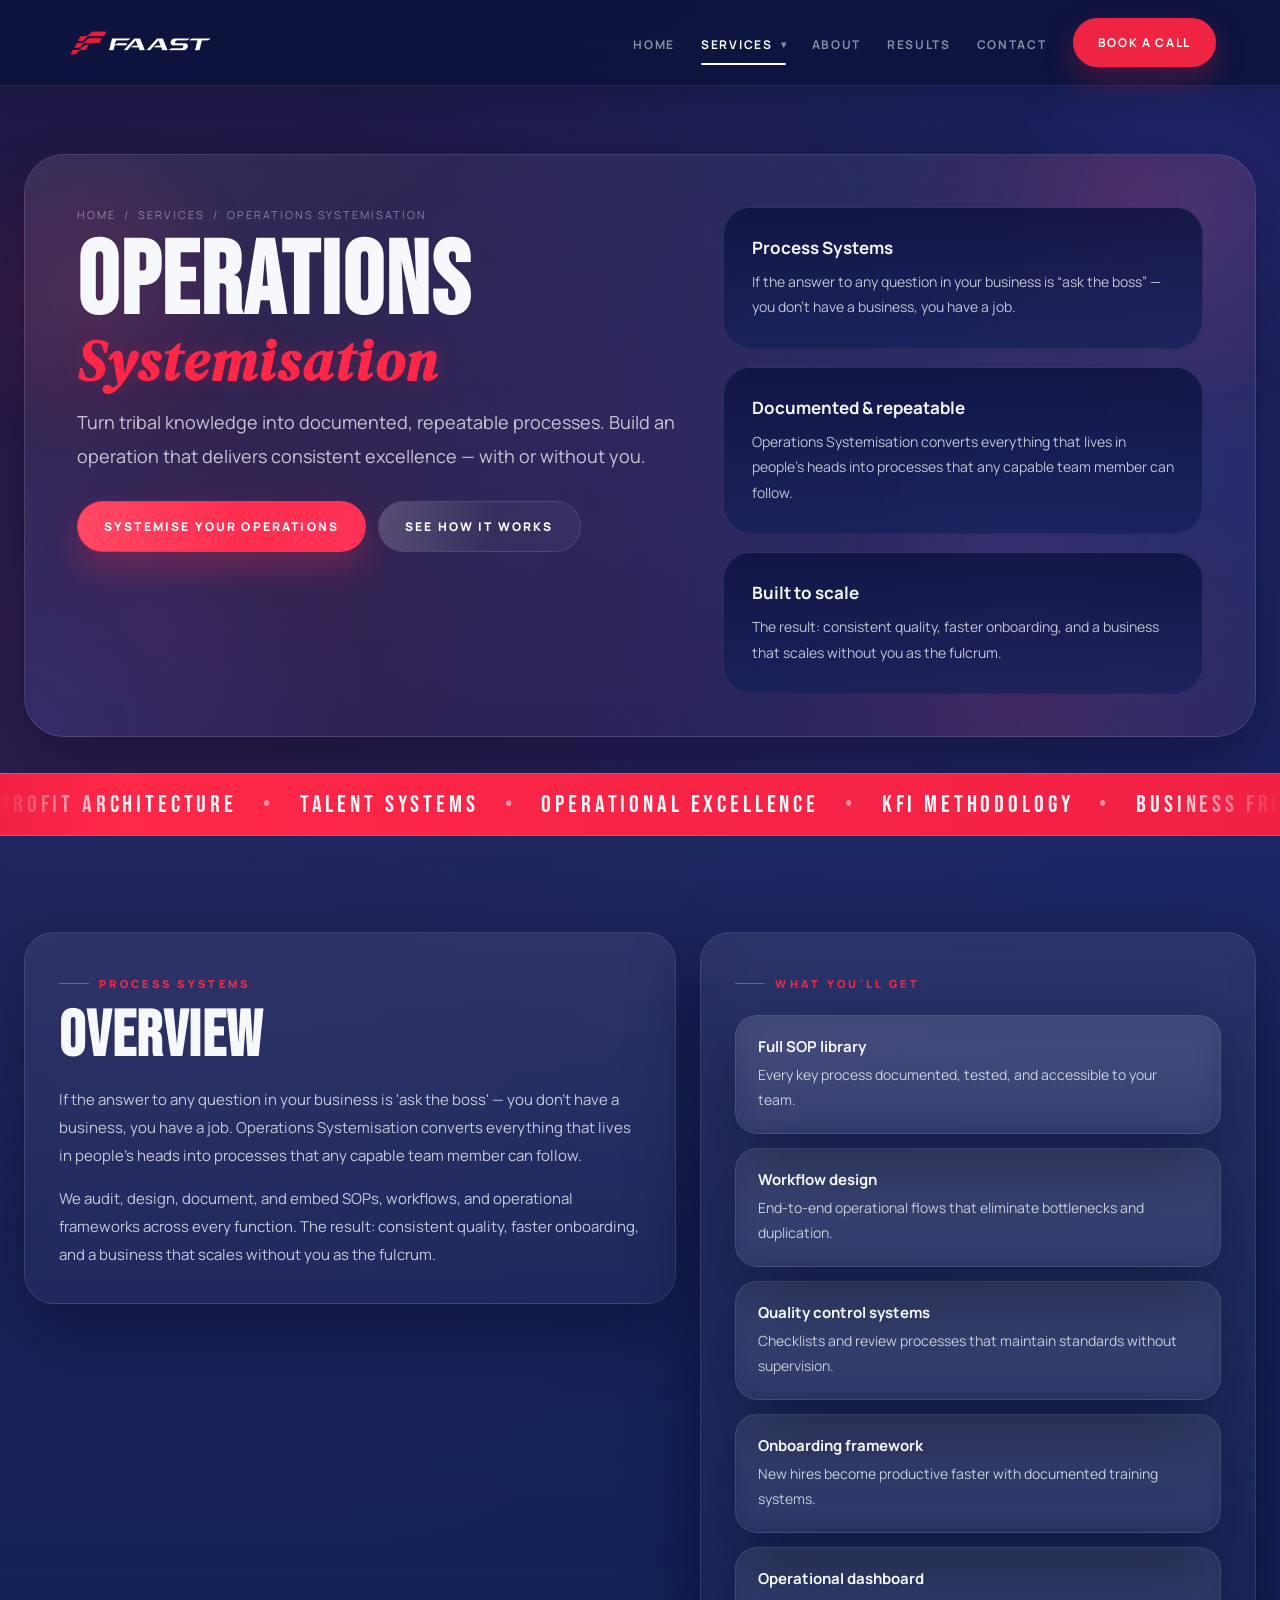
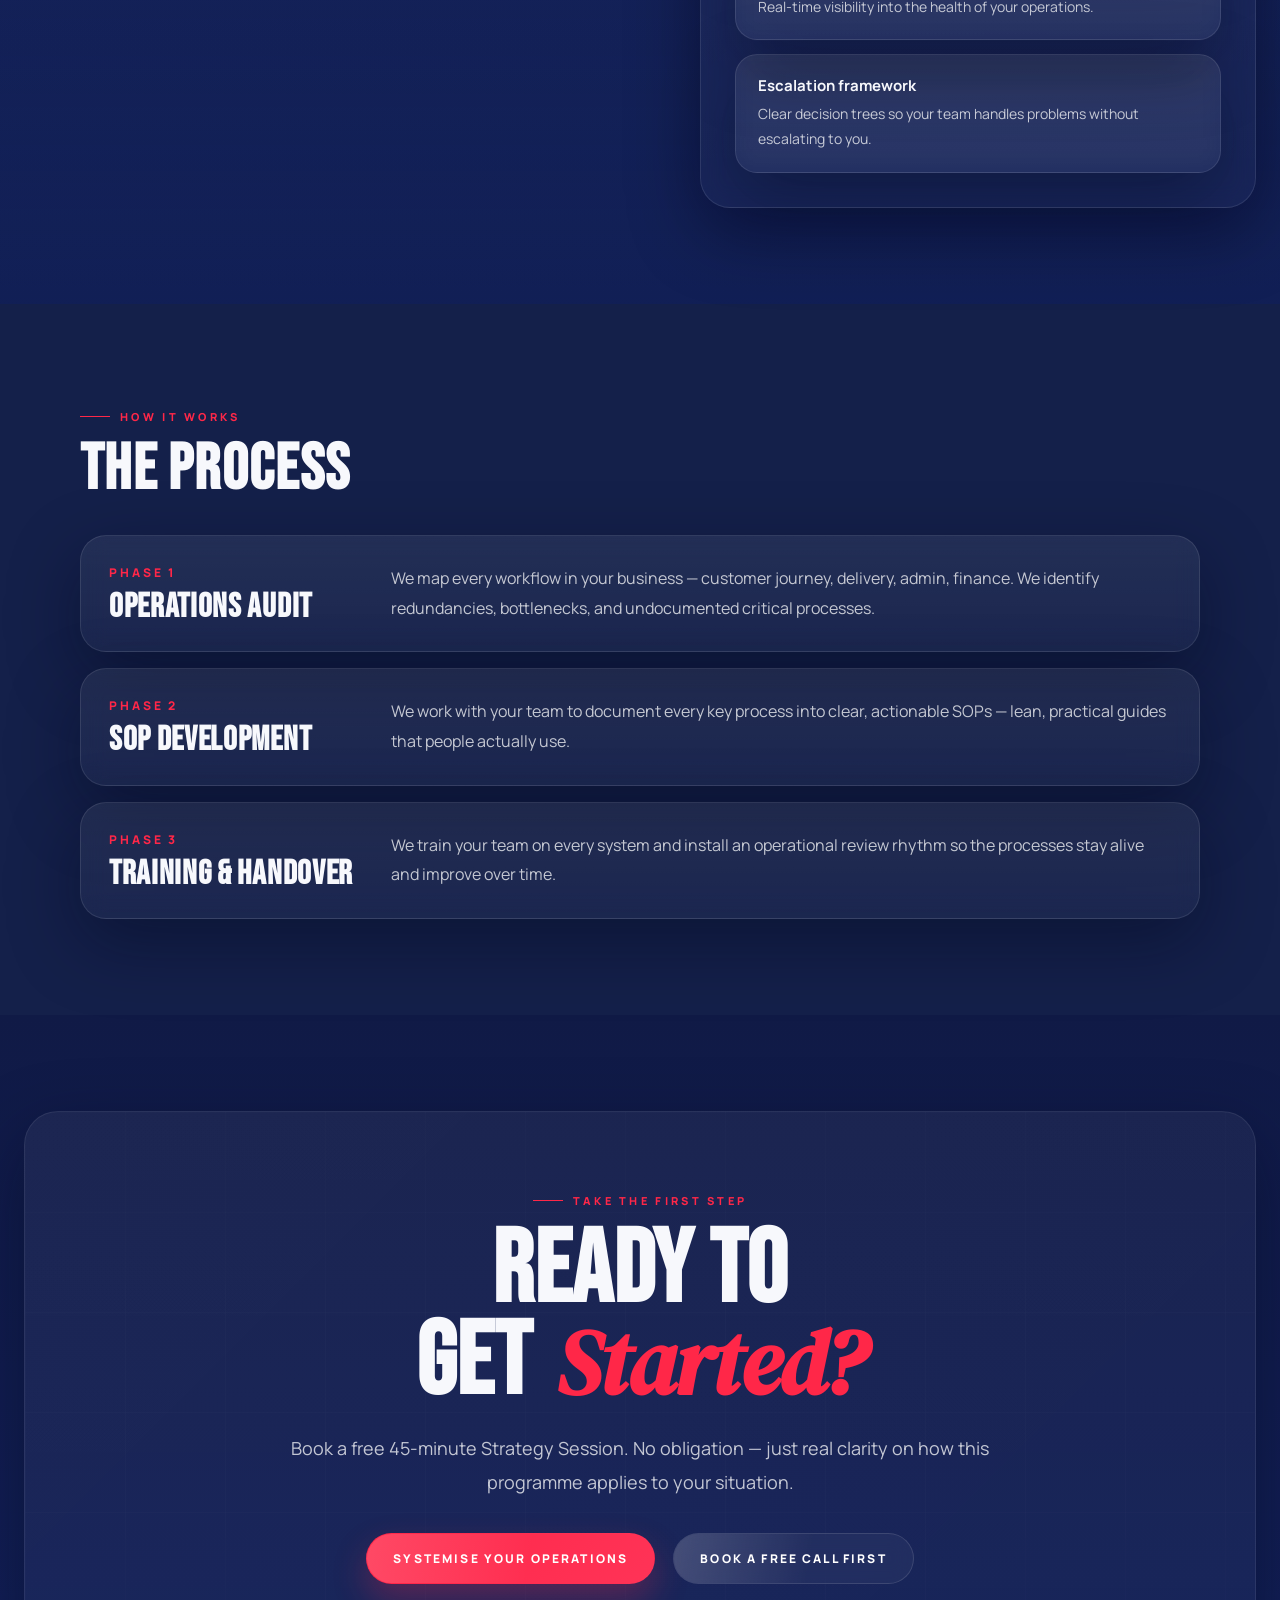
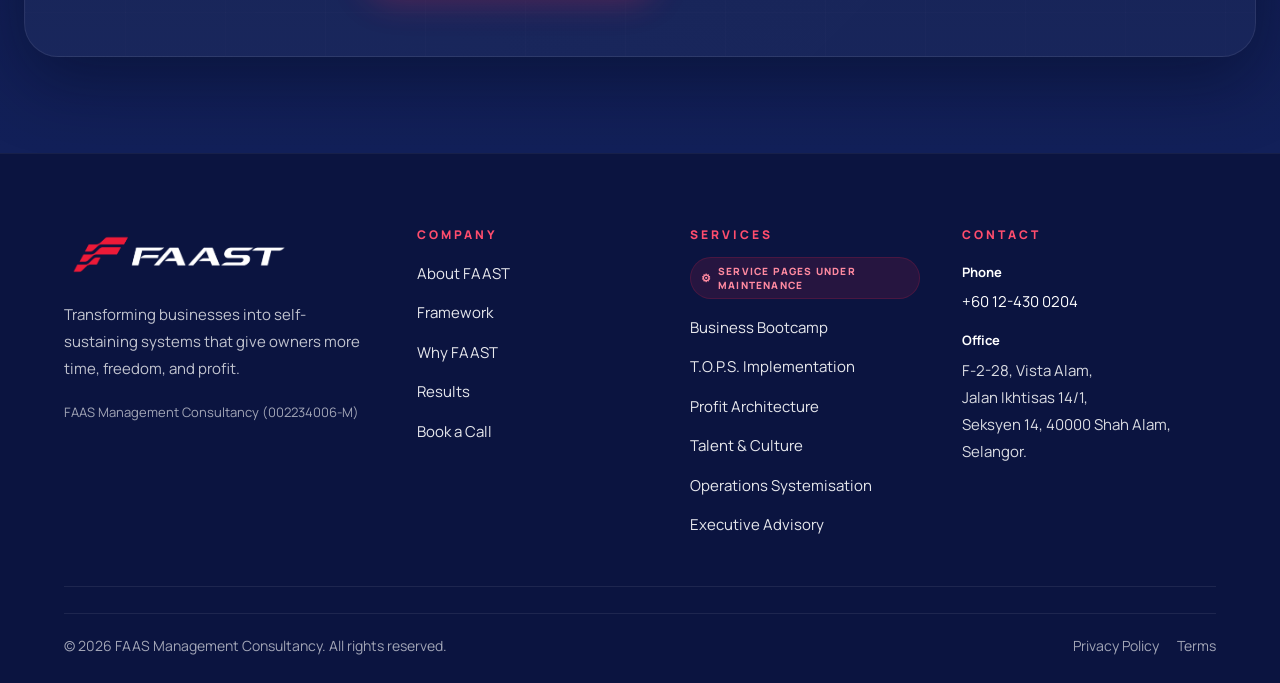
<file: operations.html>
<!DOCTYPE html>
<html lang="en">
<head>
  <meta charset="UTF-8" />
  <meta name="viewport" content="width=device-width, initial-scale=1.0" />
  <title>Operations Systemisation — FAAST</title>
  <link rel="preconnect" href="https://fonts.googleapis.com">
  <link rel="preconnect" href="https://fonts.gstatic.com" crossorigin>
  <link href="https://fonts.googleapis.com/css2?family=Bebas+Neue&family=Manrope:wght@300;400;500;600;700;800&family=DM+Serif+Display:ital@0;1&display=swap" rel="stylesheet">
  <link rel="stylesheet" href="shared-layout.css">
  <style>
    :root{
      --text:#f7f8fc; --muted:rgba(255,255,255,.74); --red:#ff2748;
      --stroke:rgba(255,255,255,.10); --stroke-2:rgba(255,255,255,.14);
      --shadow:0 24px 70px rgba(2,8,28,.42); --container:1240px;
    }
    *{box-sizing:border-box;margin:0;padding:0}
    html{scroll-behavior:smooth}
    body{
      font-family:'Manrope',sans-serif;color:var(--text);overflow-x:hidden;padding-top:96px;
      background:
        radial-gradient(circle at 12% 16%, rgba(255,39,72,.14), transparent 28%),
        radial-gradient(circle at 88% 12%, rgba(123,93,255,.16), transparent 24%),
        linear-gradient(180deg, #0f1948 0%, #122059 48%, #0f173d 100%);
    }
    a{text-decoration:none;color:inherit}
    section,footer{padding:96px 24px;position:relative}
    .container{max-width:var(--container);margin:0 auto;position:relative;z-index:2}
    .page-bg{position:fixed;inset:0;pointer-events:none;overflow:hidden;z-index:0}
    .blob{position:absolute;border-radius:50%;filter:blur(20px);opacity:.4;animation:floatBlob 11s ease-in-out infinite}
    .blob.one{width:340px;height:340px;left:-80px;top:120px;background:radial-gradient(circle, rgba(255,39,72,.34), transparent 68%)}
    .blob.two{width:400px;height:400px;right:-110px;top:10px;background:radial-gradient(circle, rgba(125,105,255,.28), transparent 70%);animation-delay:-3s}
    .blob.three{width:300px;height:300px;right:10%;top:42%;background:radial-gradient(circle, rgba(86,129,255,.16), transparent 70%);animation-delay:-6s}
    .grid-overlay{position:absolute;inset:0;background-image:linear-gradient(rgba(255,255,255,.035) 1px, transparent 1px),linear-gradient(90deg, rgba(255,255,255,.035) 1px, transparent 1px);background-size:72px 72px;mask-image:linear-gradient(180deg, rgba(0,0,0,.38), transparent 88%);opacity:.23}

    .section-tag{display:inline-flex;align-items:center;gap:10px;color:var(--red);font-size:11px;font-weight:800;letter-spacing:.30em;text-transform:uppercase;margin-bottom:16px}
    .section-tag:before{content:"";width:30px;height:1px;background:var(--red)}
    .display,.h1,.h3{font-family:'Bebas Neue',sans-serif;letter-spacing:.02em}
    .display{font-size:clamp(58px,8vw,122px);line-height:.88}
    .h1{font-size:clamp(40px,5vw,76px);line-height:.95}
    .lead{font-size:18px;line-height:1.85;color:var(--muted)}
    .text{font-size:15px;line-height:1.85;color:var(--muted)}

    .page-hero{padding:58px 24px 36px;overflow:hidden}
    .hero-shell{
      position:relative;border-radius:40px;padding:52px 52px 42px;overflow:hidden;border:1px solid rgba(255,255,255,.12);
      background:
        radial-gradient(circle at 90% 8%, rgba(255,39,72,.14), transparent 22%),
        radial-gradient(circle at 0% 100%, rgba(73,114,255,.14), transparent 26%),
        linear-gradient(180deg, rgba(255,255,255,.055), rgba(255,255,255,.02));
      box-shadow:var(--shadow);isolation:isolate;
    }
    .hero-shell:before{
      content:"";position:absolute;inset:auto -10% -40% auto;width:56%;height:86%;
      background:radial-gradient(circle, rgba(255,39,72,.12), transparent 68%);animation:pulseGlow 8s ease-in-out infinite;z-index:0;
    }
    .hero-shell:after{
      content:"";position:absolute;inset:0;background:linear-gradient(135deg, rgba(255,255,255,.10), transparent 24%, transparent 72%, rgba(255,255,255,.05));opacity:.4;z-index:0;
    }
    .hero-grid{display:grid;grid-template-columns:minmax(0,1.12fr) minmax(340px,.88fr);gap:34px;align-items:start;position:relative;z-index:1}
    .hero-copy{position:relative;min-width:0;max-width:100%}
    .breadcrumb{display:flex;gap:8px;align-items:center;font-size:11px;letter-spacing:.18em;text-transform:uppercase;color:rgba(255,255,255,.42);margin-bottom:18px;flex-wrap:wrap}
    .breadcrumb a{color:rgba(255,255,255,.42);transition:.25s ease}
    .breadcrumb a:hover{color:#fff}
    .hero-title{display:flex;flex-direction:column;gap:8px;max-width:100%;width:100%;margin-bottom:18px}
    .hero-title .operations-line{display:block;font-size:clamp(66px,8vw,138px);line-height:.86;max-width:100%}
    .hero-title .systemisation-line{
      display:block;width:max-content;max-width:100%;font-family:'DM Serif Display',serif;font-style:italic;
      font-size:clamp(38px,4.4vw,68px);line-height:.93;color:var(--red);text-shadow:0 0 24px rgba(255,39,72,.18);white-space:nowrap
    }
    .hero-copy .lead{max-width:690px}
    .hero-actions{display:flex;flex-wrap:wrap;gap:12px;margin-top:28px}
    .btn-local{
      position:relative;display:inline-flex;align-items:center;justify-content:center;gap:10px;padding:16px 26px;border-radius:999px;border:1px solid transparent;font-size:12px;font-weight:800;letter-spacing:.18em;text-transform:uppercase;transition:.28s ease;overflow:hidden
    }
    .btn-local:before{content:"";position:absolute;inset:0;left:-120%;background:linear-gradient(100deg, transparent 20%, rgba(255,255,255,.18) 50%, transparent 80%);transition:left .7s ease}
    .btn-local:hover:before{left:120%}
    .btn-local.primary{background:linear-gradient(135deg,var(--red),#ff3357);color:#fff;box-shadow:0 16px 34px rgba(255,39,72,.28)}
    .btn-local.primary:hover{transform:translateY(-3px)}
    .btn-local.secondary{background:rgba(255,255,255,.045);border-color:rgba(255,255,255,.12);color:#fff;backdrop-filter:blur(10px)}
    .btn-local.secondary:hover{transform:translateY(-3px);border-color:rgba(255,255,255,.25);background:rgba(255,255,255,.07)}

    .hero-side{display:grid;gap:18px}
    .hero-side-card{
      position:relative;padding:28px;border-radius:28px;background:linear-gradient(180deg, rgba(11,18,62,.80), rgba(20,32,90,.72));
      border:1px solid rgba(255,255,255,.08);backdrop-filter:blur(14px);overflow:hidden;
      transition:transform .35s ease, border-color .35s ease, box-shadow .35s ease
    }
    .hero-side-card:before{content:"";position:absolute;inset:0;background:linear-gradient(120deg, transparent 0%, rgba(255,255,255,.08) 48%, transparent 100%);transform:translateX(-120%);transition:transform .8s ease}
    .hero-side-card:hover{transform:translateY(-4px);border-color:rgba(255,255,255,.15);box-shadow:0 18px 40px rgba(2,8,28,.22)}
    .hero-side-card:hover:before{transform:translateX(120%)}
    .hero-side-card h4{font-size:17px;margin-bottom:10px}
    .hero-side-card p{font-size:14px;line-height:1.82;color:var(--muted)}

    .info-strip{background:linear-gradient(90deg, #ff2848, #f12144);overflow:hidden;border-top:1px solid rgba(255,255,255,.12);border-bottom:1px solid rgba(255,255,255,.12);padding:16px 0;position:relative}
    .info-strip:before,.info-strip:after{content:"";position:absolute;top:0;bottom:0;width:120px;z-index:2;pointer-events:none}
    .info-strip:before{left:0;background:linear-gradient(90deg, rgba(241,33,68,1), rgba(241,33,68,0))}
    .info-strip:after{right:0;background:linear-gradient(270deg, rgba(241,33,68,1), rgba(241,33,68,0))}
    .info-track{display:flex;gap:26px;white-space:nowrap;animation:marquee 28s linear infinite;font-family:'Bebas Neue',sans-serif;font-size:24px;letter-spacing:.16em}
    .info-track span::after{content:"•";margin-left:26px;opacity:.5}

    .overview-card,.deliverable,.process-line{
      border:1px solid var(--stroke);background:linear-gradient(180deg, rgba(255,255,255,.065), rgba(255,255,255,.03));box-shadow:var(--shadow);backdrop-filter:blur(12px)
    }
    .two-col{display:grid;grid-template-columns:1.08fr .92fr;gap:24px;align-items:start}
    .overview-card{padding:34px;border-radius:30px;transition:transform .35s ease,border-color .35s ease}
    .overview-card:hover{transform:translateY(-4px);border-color:var(--stroke-2)}
    .deliverables-list{display:grid;gap:14px}
    .deliverable{padding:20px 22px;border-radius:22px;transition:transform .35s ease,border-color .35s ease, box-shadow .35s ease}
    .deliverable:hover,.process-line:hover{transform:translateY(-5px);border-color:rgba(255,255,255,.17);box-shadow:0 24px 54px rgba(2,8,28,.30)}
    .deliverable h4{font-size:15px;margin-bottom:6px}
    .deliverable p{font-size:14px;line-height:1.78;color:var(--muted)}

    .process-wrap{display:grid;gap:16px}
    .process-line{display:grid;grid-template-columns:250px minmax(0,1fr);gap:32px;padding:28px 28px;border-radius:26px;transition:transform .35s ease,border-color .35s ease, box-shadow .35s ease}
    .phase{font-size:12px;letter-spacing:.24em;color:var(--red);font-weight:800;text-transform:uppercase;display:block;margin-bottom:10px}
    .process-left h3{font-size:34px;line-height:.95;font-family:'Bebas Neue',sans-serif;letter-spacing:.02em}
    .process-right p{font-size:16px;line-height:1.85;color:var(--muted)}

    .reveal{opacity:0;transform:translateY(34px);transition:opacity .8s ease, transform .8s ease}
    .reveal.is-visible{opacity:1;transform:none}
    .reveal-left{transform:translateX(-34px)}
    .reveal-right{transform:translateX(34px)}
    .delay-1{transition-delay:.08s}.delay-2{transition-delay:.16s}.delay-3{transition-delay:.24s}

    @keyframes marquee{from{transform:translateX(0)}to{transform:translateX(-50%)}}
    @keyframes floatBlob{0%,100%{transform:translate3d(0,0,0) scale(1)}50%{transform:translate3d(0,-18px,0) scale(1.05)}}
    @keyframes pulseGlow{0%,100%{transform:scale(1);opacity:.8}50%{transform:scale(1.08);opacity:1}}


    .cta-section{
      background:linear-gradient(180deg,#101a46,#122059);
      overflow:hidden;
    }
    .cta-shell{
      position:relative;
      text-align:center;
      padding:72px 24px;
      border-radius:34px;
      border:1px solid rgba(255,255,255,.08);
      background:
        linear-gradient(180deg, rgba(255,255,255,.03), rgba(255,255,255,.015)),
        linear-gradient(135deg, rgba(255,255,255,.02), rgba(255,255,255,.01));
      box-shadow:var(--shadow);
      overflow:hidden;
    }
    .cta-shell::before{
      content:"";
      position:absolute; inset:0;
      background-image:
        linear-gradient(rgba(255,255,255,.04) 1px, transparent 1px),
        linear-gradient(90deg, rgba(255,255,255,.04) 1px, transparent 1px);
      background-size:100px 100px;
      opacity:.35;
      pointer-events:none;
    }
    .cta-shell > *{position:relative; z-index:1}
    .cta-kicker{
      display:inline-flex;align-items:center;gap:10px;color:var(--red);
      font-size:11px;font-weight:800;letter-spacing:.30em;text-transform:uppercase;
      margin-bottom:18px
    }
    .cta-kicker:before{
      content:"";width:30px;height:1px;background:var(--red)
    }
    .cta-title{
      margin:0 auto 22px;
      max-width:860px;
      line-height:.9;
      text-transform:uppercase;
      font-family:'Bebas Neue',sans-serif;
      letter-spacing:.02em;
    }
    .cta-title .line-one{
      display:block;
      font-size:clamp(64px,8vw,138px);
      color:#f7f8fc;
    }
    .cta-title .line-two{
      display:block;
      font-size:clamp(64px,8vw,138px);
      color:#f7f8fc;
    }
    .cta-title .accent{
      font-family:'DM Serif Display',serif;
      font-style:italic;
      text-transform:none;
      color:var(--red);
      font-size:clamp(58px,7vw,126px);
      letter-spacing:-.02em;
      margin-left:8px;
    }
    .cta-copy{
      max-width:760px;
      margin:0 auto 34px;
      font-size:18px;
      line-height:1.85;
      color:var(--muted);
    }
    .cta-actions{
      display:flex;
      justify-content:center;
      flex-wrap:wrap;
      gap:18px;
    }

    @media (max-width:1180px){
      .hero-grid{grid-template-columns:minmax(0,1.08fr) minmax(320px,.92fr)}
      .hero-title .systemisation-line{font-size:clamp(36px,4.1vw,60px)}
      .process-line{grid-template-columns:220px 1fr}
    }
    @media (max-width:1100px){
      .hero-grid,.two-col{grid-template-columns:1fr}
      .hero-shell{padding:42px 28px 34px}
      .hero-title .systemisation-line{width:auto;white-space:normal;font-size:clamp(34px,7vw,52px)}
    }
    @media (max-width:900px){.process-line{grid-template-columns:1fr;gap:16px}}
    @media (max-width:768px){
      section,footer{padding-left:20px!important;padding-right:20px!important}
      .page-hero{padding-top:36px}
      .hero-shell,.overview-card,.deliverable,.process-line{padding-left:22px;padding-right:22px}
      .hero-shell{border-radius:28px}
      .overview-card,.deliverable,.process-line{border-radius:22px}
      .display{font-size:clamp(44px,15vw,84px)} .h1{font-size:clamp(34px,12vw,54px)}
      .hero-title .operations-line{font-size:clamp(50px,15vw,86px)}
      .hero-title .systemisation-line{font-size:clamp(32px,9vw,48px);max-width:100%}
      .process-left h3{font-size:28px}
      .process-right p{font-size:15px}
    }
    @media (max-width:820px){body{padding-top:82px}}
    @media (prefers-reduced-motion:reduce){*,*::before,*::after{animation:none!important;transition:none!important;scroll-behavior:auto!important}.reveal{opacity:1;transform:none}}
  </style>
</head>
<body>
  <div class="page-bg" aria-hidden="true">
    <div class="grid-overlay"></div><div class="blob one"></div><div class="blob two"></div><div class="blob three"></div>
  </div>

  <div id="top"></div>
  <div id="navbar"></div>

  <section class="page-hero">
    <div class="container">
      <div class="hero-shell reveal is-visible">
        <div class="hero-grid">
          <div class="hero-copy reveal is-visible reveal-left">
            <div class="breadcrumb"><a href="index.html">Home</a><span>/</span><a href="index.html#services">Services</a><span>/</span><span>Operations Systemisation</span></div>
            <h1 class="display hero-title"><span class="operations-line">OPERATIONS</span><span class="systemisation-line">Systemisation</span></h1>
            <p class="lead">Turn tribal knowledge into documented, repeatable processes. Build an operation that delivers consistent excellence — with or without you.</p>
            <div class="hero-actions">
              <a href="contact.html" class="btn-local primary">Systemise Your Operations</a>
              <a href="#process" class="btn-local secondary">See How It Works</a>
            </div>
          </div>
          <div class="hero-side">
            <div class="hero-side-card reveal is-visible reveal-right delay-1"><h4>Process Systems</h4><p>If the answer to any question in your business is “ask the boss” — you don’t have a business, you have a job.</p></div>
            <div class="hero-side-card reveal is-visible reveal-right delay-2"><h4>Documented &amp; repeatable</h4><p>Operations Systemisation converts everything that lives in people's heads into processes that any capable team member can follow.</p></div>
            <div class="hero-side-card reveal is-visible reveal-right delay-3"><h4>Built to scale</h4><p>The result: consistent quality, faster onboarding, and a business that scales without you as the fulcrum.</p></div>
          </div>
        </div>
      </div>
    </div>
  </section>

  <div class="info-strip">
    <div class="info-track">
      <span>Profit Architecture</span><span>Talent Systems</span><span>Operational Excellence</span><span>KFI Methodology</span><span>Business Freedom</span><span>Scalable Growth</span><span>Financial Clarity</span><span>T.O.P.S. Operating System</span>
      <span>Profit Architecture</span><span>Talent Systems</span><span>Operational Excellence</span><span>KFI Methodology</span><span>Business Freedom</span><span>Scalable Growth</span><span>Financial Clarity</span><span>T.O.P.S. Operating System</span>
    </div>
  </div>

  <section style="background:linear-gradient(180deg, rgba(28,42,101,.68), rgba(17,31,80,.35));">
    <div class="container">
      <div class="two-col">
        <div class="overview-card reveal">
          <div class="section-tag">Process Systems</div>
          <h2 class="h1" style="margin-bottom:18px;">OVERVIEW</h2>
          <p class="text" style="margin-bottom:16px;">If the answer to any question in your business is 'ask the boss' — you don't have a business, you have a job. Operations Systemisation converts everything that lives in people's heads into processes that any capable team member can follow.</p>
          <p class="text">We audit, design, document, and embed SOPs, workflows, and operational frameworks across every function. The result: consistent quality, faster onboarding, and a business that scales without you as the fulcrum.</p>
        </div>
        <div class="overview-card reveal delay-1">
          <div class="section-tag">What You'll Get</div>
          <div class="deliverables-list" style="margin-top:8px;">
            <div class="deliverable"><h4>Full SOP library</h4><p>Every key process documented, tested, and accessible to your team.</p></div>
            <div class="deliverable"><h4>Workflow design</h4><p>End-to-end operational flows that eliminate bottlenecks and duplication.</p></div>
            <div class="deliverable"><h4>Quality control systems</h4><p>Checklists and review processes that maintain standards without supervision.</p></div>
            <div class="deliverable"><h4>Onboarding framework</h4><p>New hires become productive faster with documented training systems.</p></div>
            <div class="deliverable"><h4>Operational dashboard</h4><p>Real-time visibility into the health of your operations.</p></div>
            <div class="deliverable"><h4>Escalation framework</h4><p>Clear decision trees so your team handles problems without escalating to you.</p></div>
          </div>
        </div>
      </div>
    </div>
  </section>

  <section id="process" style="background:#14204a;">
    <div class="container" style="max-width:1120px;">
      <div class="section-tag reveal">How It Works</div>
      <h2 class="h1 reveal delay-1" style="margin-bottom:34px;">THE PROCESS</h2>
      <div class="process-wrap">
        <div class="process-line reveal">
          <div class="process-left"><span class="phase">PHASE 1</span><h3>OPERATIONS AUDIT</h3></div>
          <div class="process-right"><p>We map every workflow in your business — customer journey, delivery, admin, finance. We identify redundancies, bottlenecks, and undocumented critical processes.</p></div>
        </div>
        <div class="process-line reveal delay-1">
          <div class="process-left"><span class="phase">PHASE 2</span><h3>SOP DEVELOPMENT</h3></div>
          <div class="process-right"><p>We work with your team to document every key process into clear, actionable SOPs — lean, practical guides that people actually use.</p></div>
        </div>
        <div class="process-line reveal delay-2">
          <div class="process-left"><span class="phase">PHASE 3</span><h3>TRAINING &amp; HANDOVER</h3></div>
          <div class="process-right"><p>We train your team on every system and install an operational review rhythm so the processes stay alive and improve over time.</p></div>
        </div>
      </div>
    </div>
  </section>

  <section class="cta-section">
    <div class="container">
      <div class="cta-shell reveal">
        <div class="cta-kicker">Take the First Step</div>
        <h2 class="cta-title">
          <span class="line-one">READY TO</span>
          <span class="line-two">GET <span class="accent">Started?</span></span>
        </h2>
        <p class="cta-copy">Book a free 45-minute Strategy Session. No obligation — just real clarity on how this programme applies to your situation.</p>
        <div class="cta-actions">
          <a href="contact.html" class="btn-local primary">Systemise Your Operations</a>
          <a href="contact.html" class="btn-local secondary">Book a Free Call First</a>
        </div>
      </div>
    </div>
  </section>

  <div id="footer"></div>

  <script src="shared-layout.js"></script>
  <script>
    window.addEventListener('load', function () {
      let tries = 0;
      const timer = setInterval(function () {
        const links = document.querySelectorAll('.nav-link');
        if (!links.length) {
          tries++;
          if (tries > 40) clearInterval(timer);
          return;
        }
        links.forEach(link => link.classList.remove('is-active'));
        const servicesLink = document.querySelector('.nav-link[data-section="services"]');
        if (servicesLink) servicesLink.classList.add('is-active');
        tries++;
        if (tries > 10) clearInterval(timer);
      }, 150);
    });
    const revealItems = document.querySelectorAll('.reveal');
    const revealObserver = new IntersectionObserver((entries) => {
      entries.forEach(entry => {
        if (entry.isIntersecting) {
          entry.target.classList.add('is-visible');
          revealObserver.unobserve(entry.target);
        }
      });
    }, { threshold: 0.14, rootMargin: '0px 0px -40px 0px' });
    revealItems.forEach(item => {
      if (!item.classList.contains('is-visible')) revealObserver.observe(item);
    });
  </script>
</body>
</html>
</file>
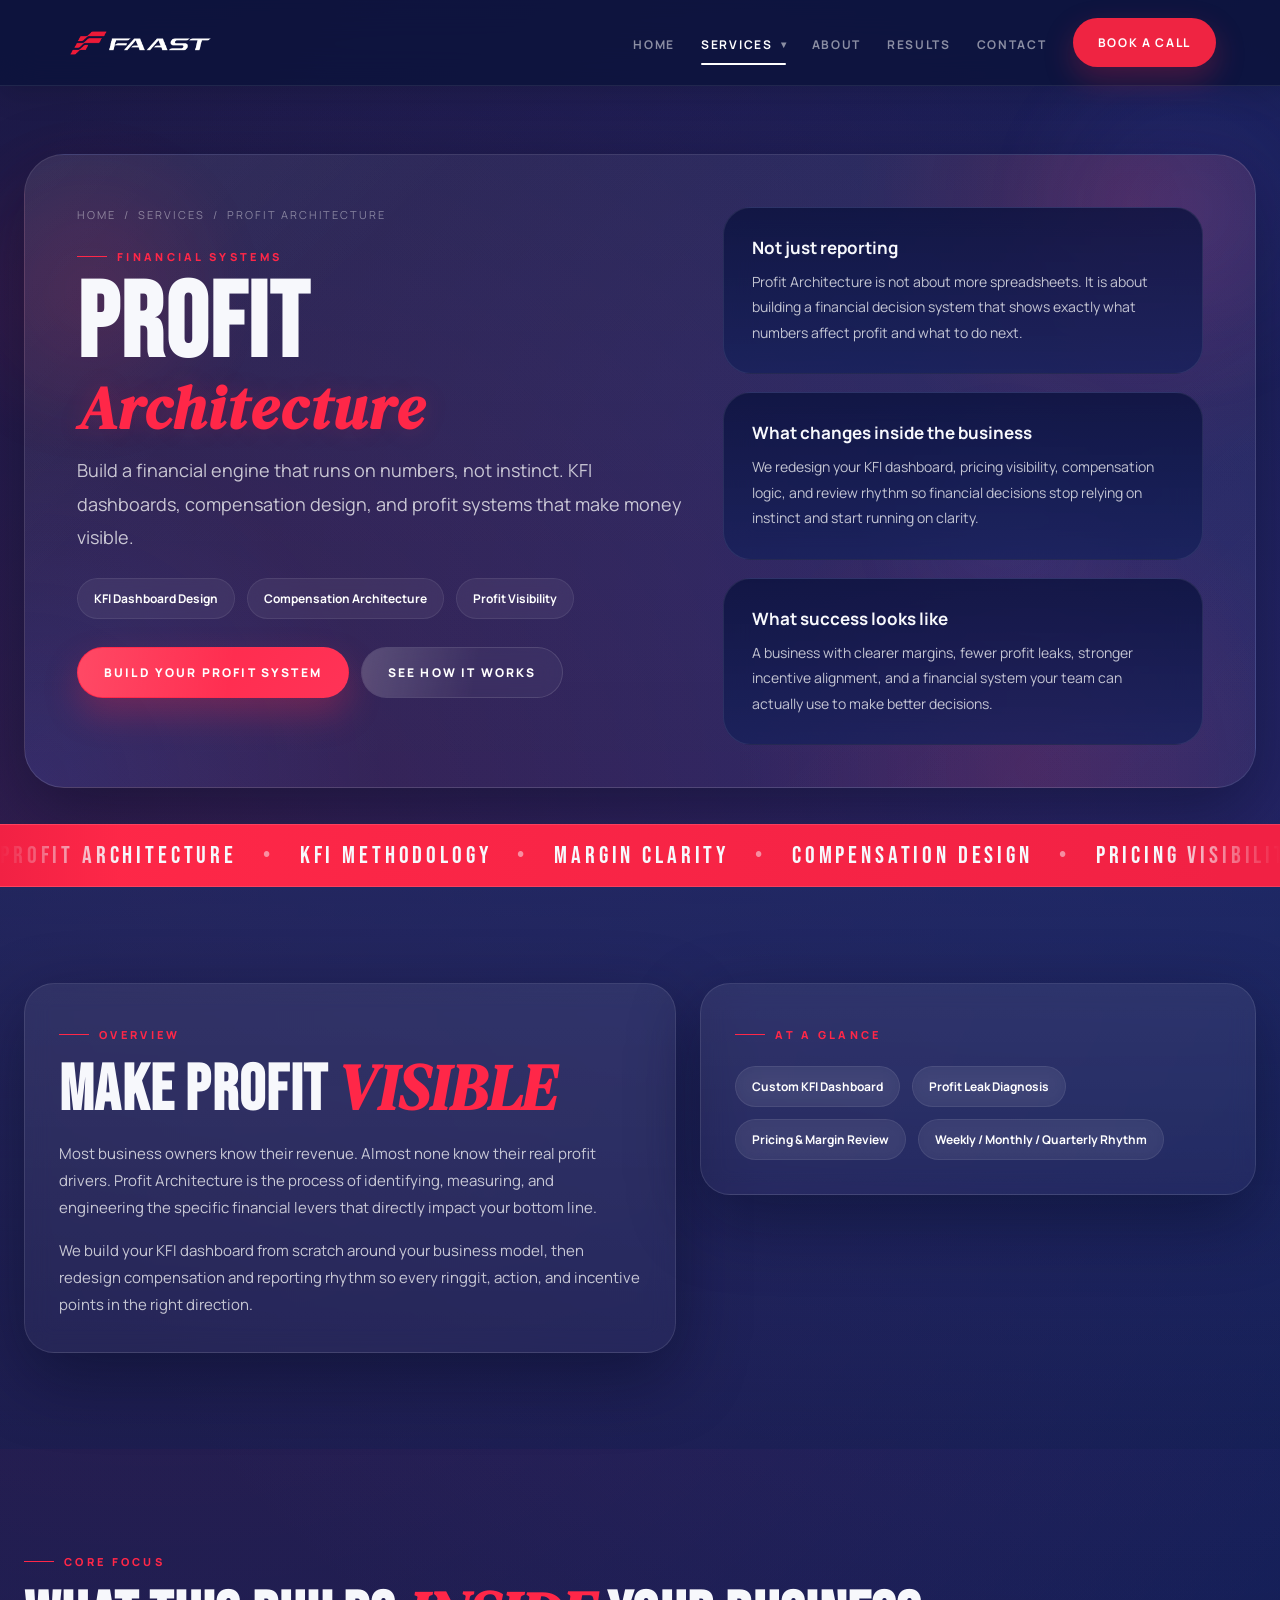
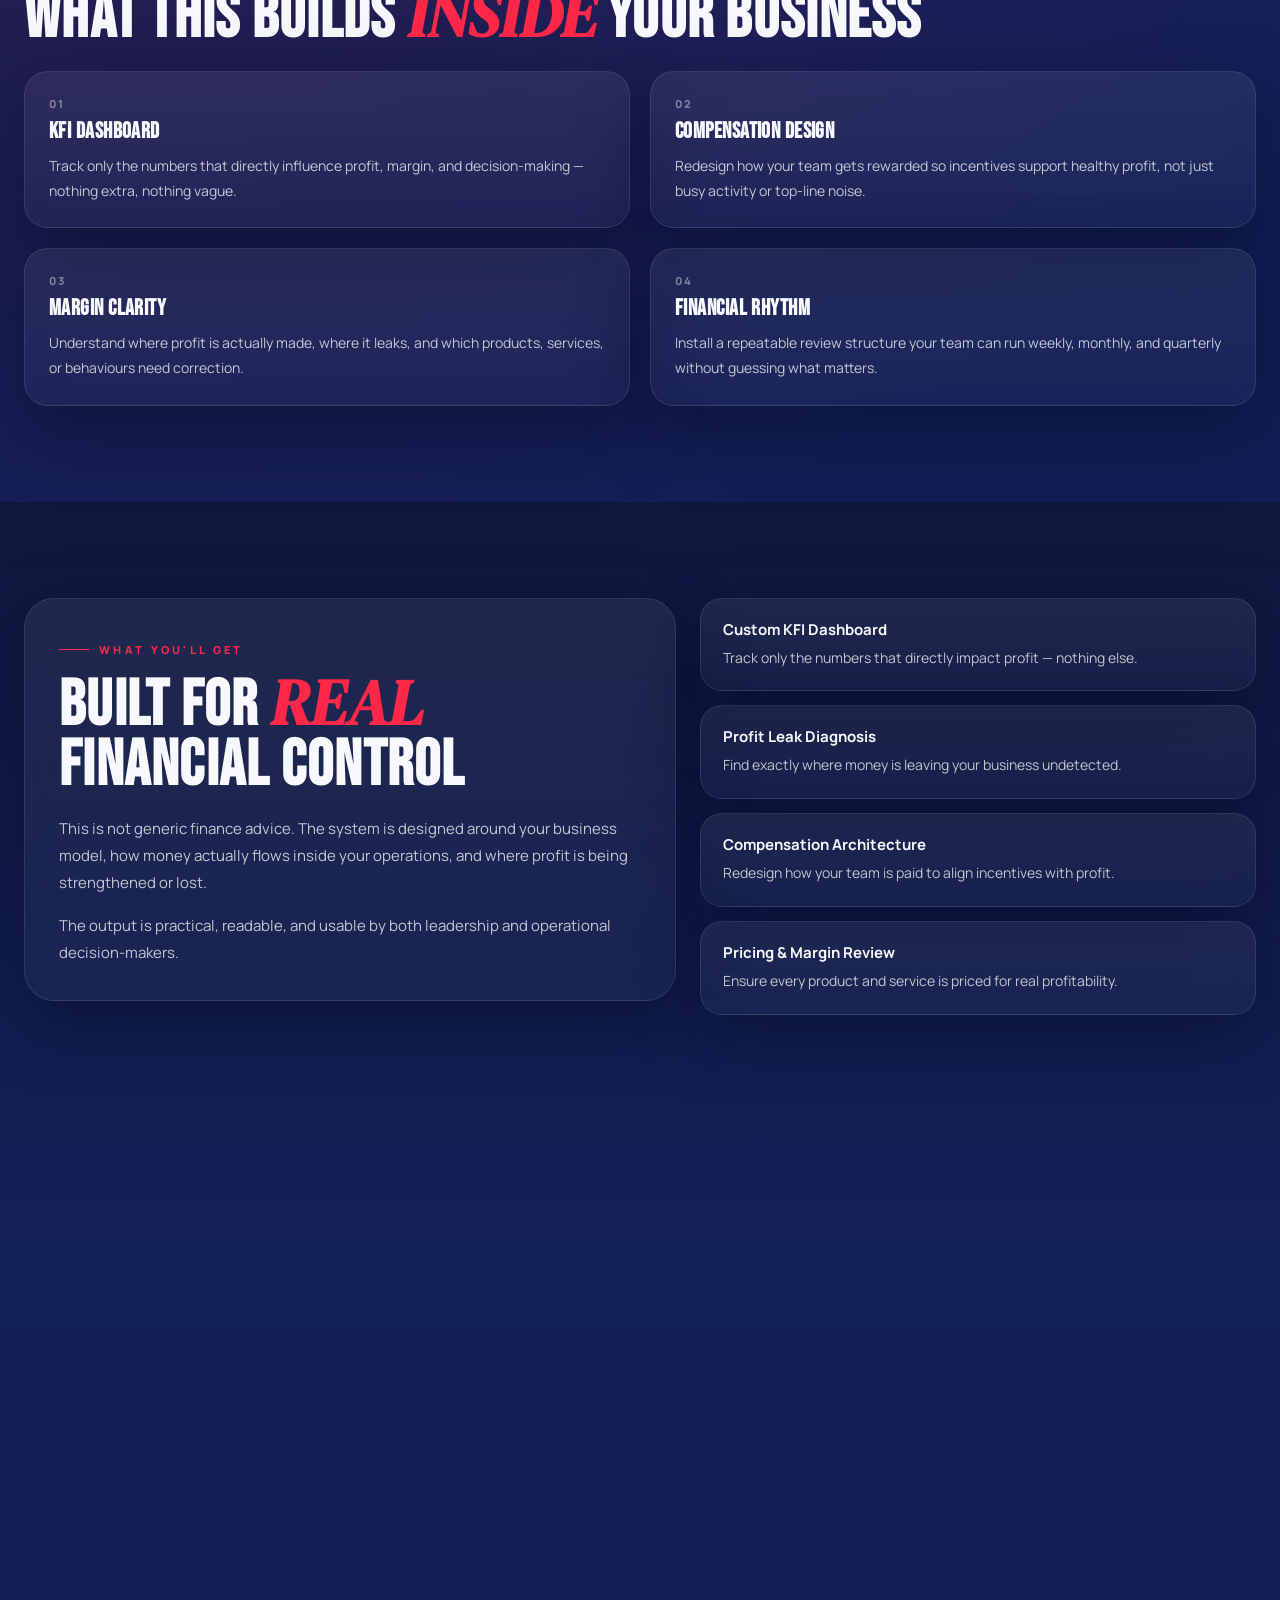
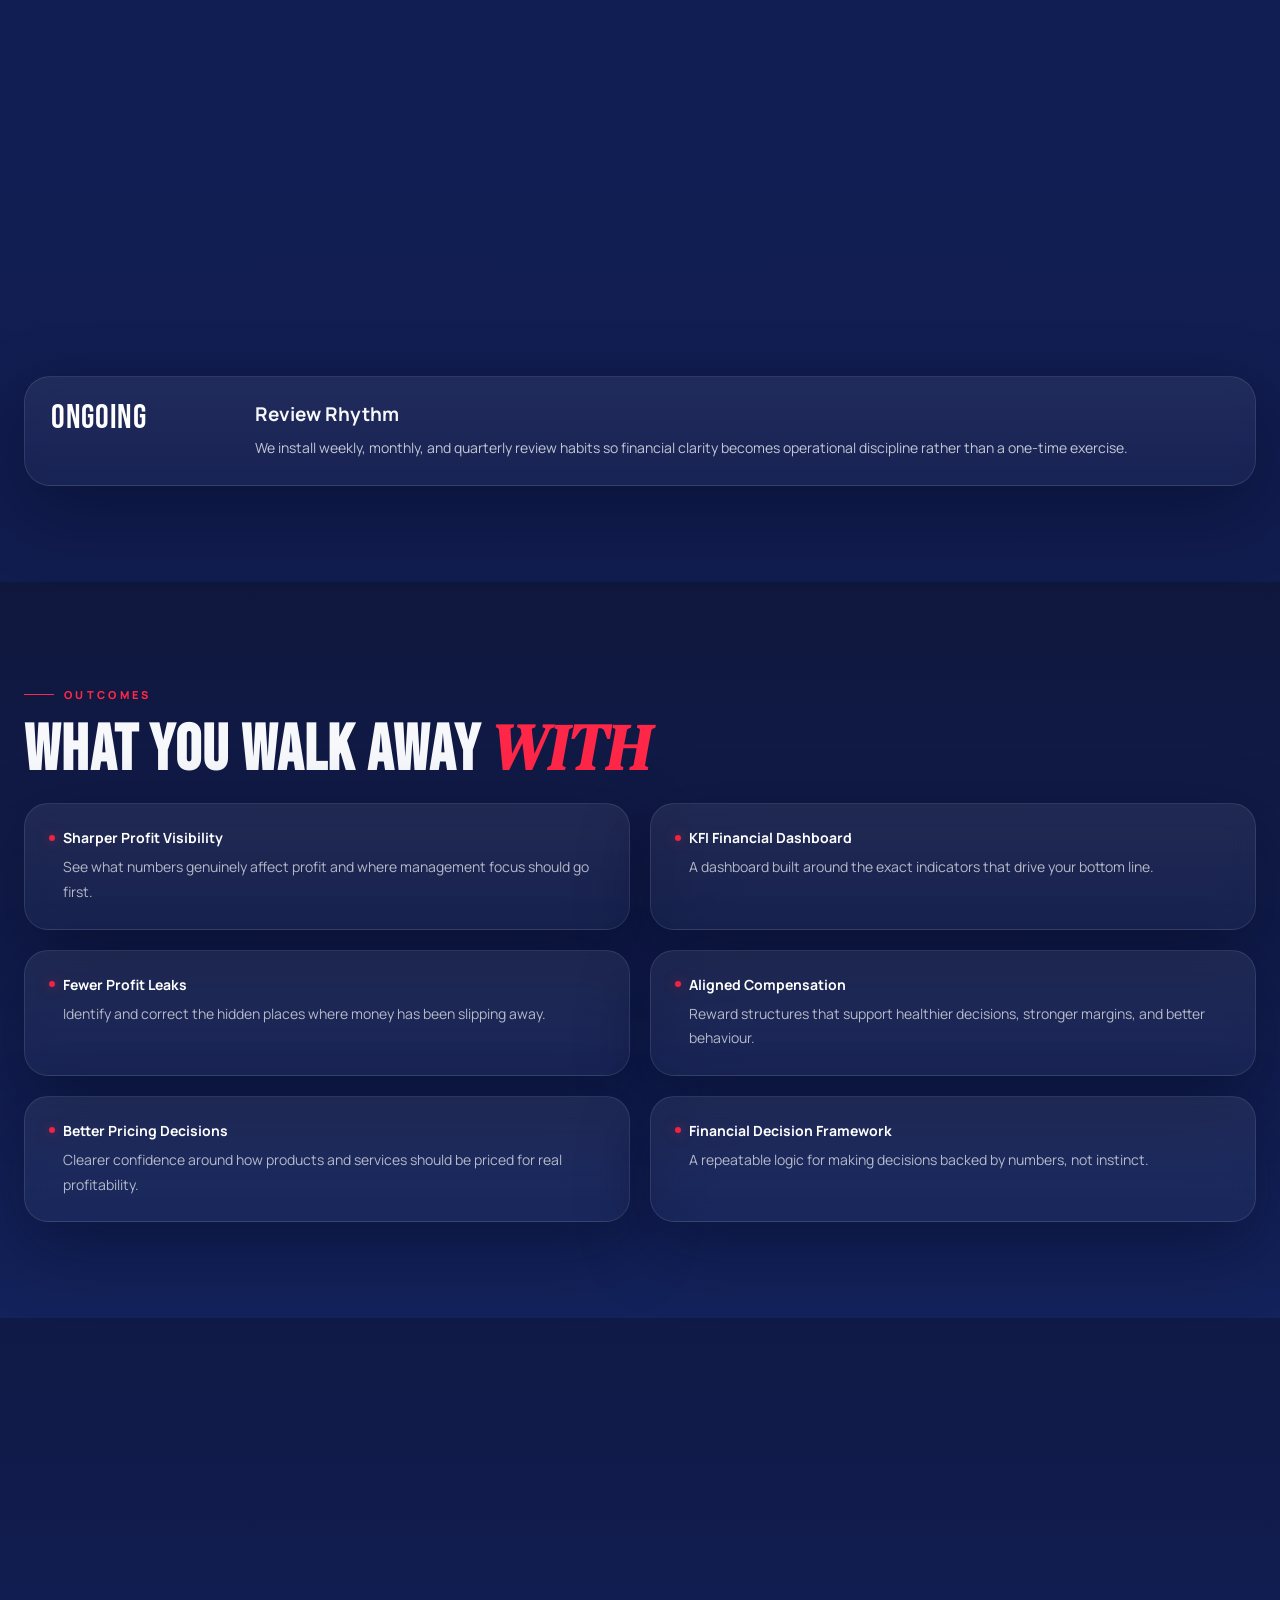
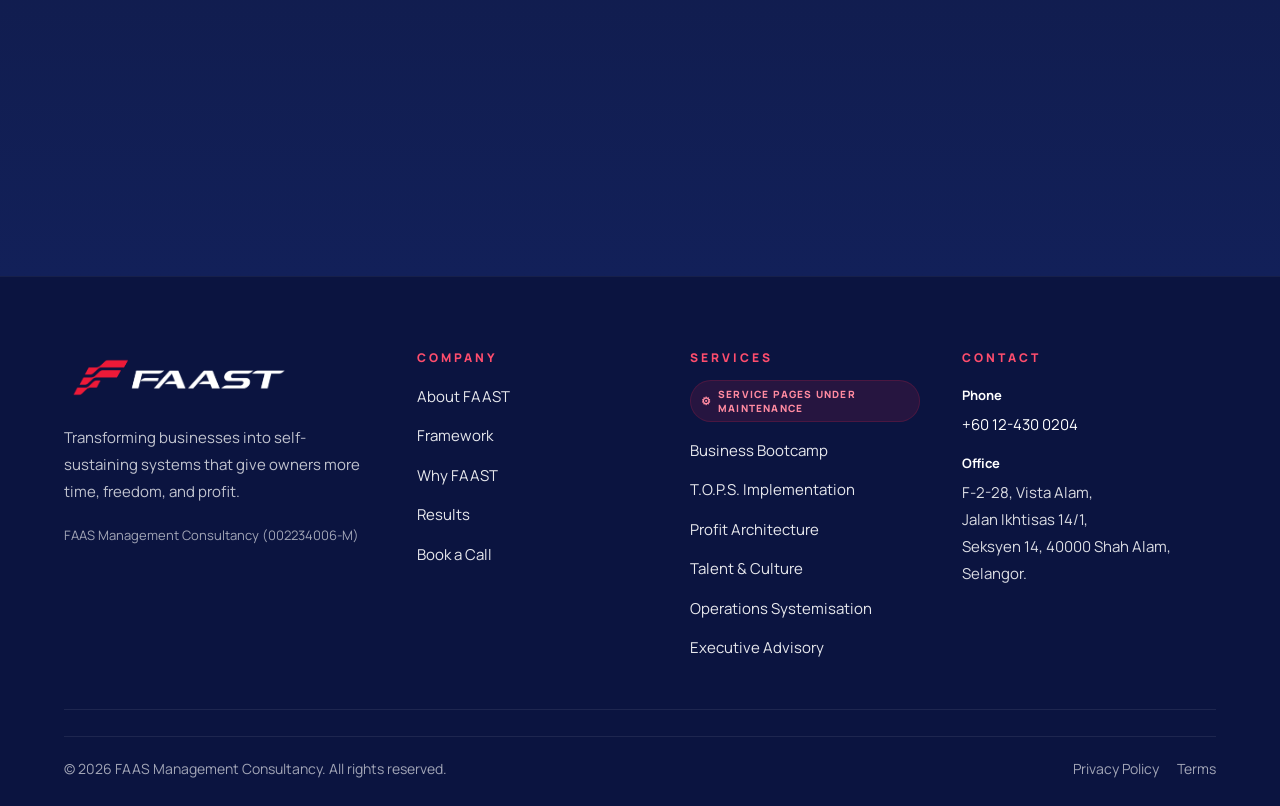
<file: profit.html>
<!DOCTYPE html>
<html lang="en">
<head>
  <meta charset="UTF-8" />
  <meta name="viewport" content="width=device-width, initial-scale=1.0" />
  <title>Profit Architecture — FAAST</title>
  <link rel="preconnect" href="https://fonts.googleapis.com">
  <link rel="preconnect" href="https://fonts.gstatic.com" crossorigin>
  <link href="https://fonts.googleapis.com/css2?family=Bebas+Neue&family=Manrope:wght@300;400;500;600;700;800&family=DM+Serif+Display:ital@0;1&display=swap" rel="stylesheet">
  <link rel="stylesheet" href="shared-layout.css">
  <style>
    :root{
      --text:#f7f8fc;--muted:rgba(255,255,255,.74);--muted2:rgba(255,255,255,.50);
      --red:#ff2748;--red2:#ff5a74;--stroke:rgba(255,255,255,.10);--stroke-2:rgba(255,255,255,.14);
      --shadow:0 24px 70px rgba(2,8,28,.42);--container:1240px;
    }
    *{box-sizing:border-box;margin:0;padding:0}
    html{scroll-behavior:smooth}
    body{
      font-family:'Manrope',sans-serif;color:var(--text);overflow-x:hidden;padding-top:96px;
      background:
        radial-gradient(circle at 12% 16%, rgba(255,39,72,.14), transparent 28%),
        radial-gradient(circle at 88% 12%, rgba(123,93,255,.16), transparent 24%),
        linear-gradient(180deg, #0f1948 0%, #122059 48%, #0f173d 100%);
    }
    a{text-decoration:none;color:inherit}
    section,footer{padding:96px 24px;position:relative}
    .container{max-width:var(--container);margin:0 auto;position:relative;z-index:2}
    .page-bg{position:fixed;inset:0;pointer-events:none;overflow:hidden;z-index:0}
    .blob{position:absolute;border-radius:50%;filter:blur(20px);opacity:.4;animation:floatBlob 11s ease-in-out infinite}
    .blob.one{width:340px;height:340px;left:-80px;top:120px;background:radial-gradient(circle, rgba(255,39,72,.34), transparent 68%)}
    .blob.two{width:400px;height:400px;right:-110px;top:10px;background:radial-gradient(circle, rgba(125,105,255,.28), transparent 70%);animation-delay:-3s}
    .blob.three{width:300px;height:300px;right:10%;top:42%;background:radial-gradient(circle, rgba(86,129,255,.16), transparent 70%);animation-delay:-6s}
    .grid-overlay{position:absolute;inset:0;background-image:linear-gradient(rgba(255,255,255,.035) 1px, transparent 1px),linear-gradient(90deg, rgba(255,255,255,.035) 1px, transparent 1px);background-size:72px 72px;mask-image:linear-gradient(180deg, rgba(0,0,0,.38), transparent 88%);opacity:.23}
    .section-tag{display:inline-flex;align-items:center;gap:10px;color:var(--red);font-size:11px;font-weight:800;letter-spacing:.30em;text-transform:uppercase;margin-bottom:16px}
    .section-tag:before{content:"";width:30px;height:1px;background:var(--red)}
    .display,.h1,.h2,.h3{font-family:'Bebas Neue',sans-serif;letter-spacing:.02em}
    .display{font-size:clamp(58px,8vw,122px);line-height:.88}
    .h1{font-size:clamp(40px,5vw,76px);line-height:.95}
    .h2{font-size:clamp(34px,4vw,60px);line-height:.95}
    .h3{font-size:clamp(24px,3vw,34px);line-height:1}
    .serif{font-family:'DM Serif Display',serif;font-style:italic;letter-spacing:0}
    .lead{font-size:18px;line-height:1.85;color:var(--muted)}
    .text{font-size:15px;line-height:1.8;color:var(--muted)}
    .page-hero{padding:58px 24px 36px;overflow:hidden}
    .hero-shell{
      position:relative;border-radius:40px;padding:52px 52px 42px;overflow:hidden;border:1px solid rgba(255,255,255,.12);
      background:
        radial-gradient(circle at 90% 8%, rgba(255,39,72,.14), transparent 22%),
        radial-gradient(circle at 0% 100%, rgba(73,114,255,.14), transparent 26%),
        linear-gradient(180deg, rgba(255,255,255,.055), rgba(255,255,255,.02));
      box-shadow:var(--shadow);isolation:isolate;
    }
    .hero-shell:before{
      content:"";position:absolute;inset:auto -10% -40% auto;width:56%;height:86%;
      background:radial-gradient(circle, rgba(255,39,72,.12), transparent 68%);animation:pulseGlow 8s ease-in-out infinite;z-index:0;
    }
    .hero-shell:after{
      content:"";position:absolute;inset:0;background:linear-gradient(135deg, rgba(255,255,255,.10), transparent 24%, transparent 72%, rgba(255,255,255,.05));opacity:.4;z-index:0;
    }
    .hero-grid{display:grid;grid-template-columns:minmax(0,1.12fr) minmax(340px,.88fr);gap:34px;align-items:start;position:relative;z-index:1}
    .hero-copy{position:relative;min-width:0;max-width:100%}
    .breadcrumb{display:flex;gap:8px;align-items:center;font-size:11px;letter-spacing:.18em;text-transform:uppercase;color:rgba(255,255,255,.42);margin-bottom:18px;flex-wrap:wrap}
    .breadcrumb a{color:rgba(255,255,255,.42);transition:.25s ease}
    .breadcrumb a:hover{color:#fff}
    .hero-title{display:flex;flex-direction:column;gap:8px;max-width:100%;width:100%;margin-bottom:18px}
    .hero-title .profit-line{display:block;font-size:clamp(72px,8.3vw,150px);line-height:.86;max-width:100%}
    .hero-title .architecture-line{
      display:block;width:max-content;max-width:100%;font-family:'DM Serif Display',serif;font-style:italic;
      font-size:clamp(42px,4.8vw,78px);line-height:.93;color:var(--red);text-shadow:0 0 24px rgba(255,39,72,.18);
      white-space:nowrap;word-break:normal;overflow-wrap:normal;
    }
    .hero-copy .lead{max-width:690px}
    .hero-badges,.hero-actions,.mini-stats,.action-row{display:flex;flex-wrap:wrap;gap:12px}
    .hero-badges{margin-top:24px}.hero-actions{margin-top:28px}
    .badge{display:inline-flex;align-items:center;gap:8px;padding:11px 16px;border-radius:999px;background:rgba(255,255,255,.06);border:1px solid rgba(255,255,255,.08);color:#fff;font-size:12px;font-weight:700;backdrop-filter:blur(10px);transition:.3s ease}
    .badge:hover{transform:translateY(-2px);border-color:rgba(255,255,255,.18)}
    .btn-local{position:relative;display:inline-flex;align-items:center;justify-content:center;gap:10px;padding:16px 26px;border-radius:999px;border:1px solid transparent;font-size:12px;font-weight:800;letter-spacing:.18em;text-transform:uppercase;transition:.28s ease;cursor:pointer;overflow:hidden}
    .btn-local:before{content:"";position:absolute;inset:0;left:-120%;background:linear-gradient(100deg, transparent 20%, rgba(255,255,255,.18) 50%, transparent 80%);transition:left .7s ease}
    .btn-local:hover:before{left:120%}
    .btn-local.primary{background:linear-gradient(135deg,var(--red),#ff3357);color:#fff;box-shadow:0 16px 34px rgba(255,39,72,.28)}
    .btn-local.primary:hover{transform:translateY(-3px);box-shadow:0 22px 46px rgba(255,39,72,.34)}
    .btn-local.secondary{background:rgba(255,255,255,.045);border-color:rgba(255,255,255,.12);color:#fff;backdrop-filter:blur(10px)}
    .btn-local.secondary:hover{transform:translateY(-3px);border-color:rgba(255,255,255,.25);background:rgba(255,255,255,.07)}
    .hero-side{display:grid;gap:18px}
    .hero-side-card{
      position:relative;padding:28px;border-radius:28px;background:linear-gradient(180deg, rgba(11,18,62,.80), rgba(20,32,90,.72));
      border:1px solid rgba(255,255,255,.08);backdrop-filter:blur(14px);overflow:hidden;
      transition:transform .35s ease, border-color .35s ease, box-shadow .35s ease;
    }
    .hero-side-card:before{content:"";position:absolute;inset:0;background:linear-gradient(120deg, transparent 0%, rgba(255,255,255,.08) 48%, transparent 100%);transform:translateX(-120%);transition:transform .8s ease}
    .hero-side-card:hover{transform:translateY(-4px);border-color:rgba(255,255,255,.15);box-shadow:0 18px 40px rgba(2,8,28,.22)}
    .hero-side-card:hover:before{transform:translateX(120%)}
    .hero-side-card h4{font-size:17px;margin-bottom:10px}
    .hero-side-card p{font-size:14px;line-height:1.82;color:var(--muted)}
    .info-strip{background:linear-gradient(90deg, #ff2848, #f12144);overflow:hidden;border-top:1px solid rgba(255,255,255,.12);border-bottom:1px solid rgba(255,255,255,.12);padding:16px 0;position:relative}
    .info-strip:before,.info-strip:after{content:"";position:absolute;top:0;bottom:0;width:120px;z-index:2;pointer-events:none}
    .info-strip:before{left:0;background:linear-gradient(90deg, rgba(241,33,68,1), rgba(241,33,68,0))}
    .info-strip:after{right:0;background:linear-gradient(270deg, rgba(241,33,68,1), rgba(241,33,68,0))}
    .info-track{display:flex;gap:26px;white-space:nowrap;animation:marquee 28s linear infinite;font-family:'Bebas Neue',sans-serif;font-size:24px;letter-spacing:.16em}
    .info-track span::after{content:"•";margin-left:26px;opacity:.5}
    .glass-card,.overview-card,.feature-card,.seat-card,.process-row,.deliverable,.outcome-item,.focus-card{
      border:1px solid var(--stroke);background:linear-gradient(180deg, rgba(255,255,255,.065), rgba(255,255,255,.03));box-shadow:var(--shadow);backdrop-filter:blur(12px);
    }
    .two-col{display:grid;grid-template-columns:1.08fr .92fr;gap:24px;align-items:start}
    .overview-card,.feature-card,.seat-card{padding:34px;border-radius:30px;transition:transform .35s ease,border-color .35s ease}
    .overview-card:hover,.feature-card:hover,.seat-card:hover{transform:translateY(-4px);border-color:var(--stroke-2)}
    .mini-stats{margin-top:8px}
    .deliverables-list{display:grid;gap:14px}
    .deliverable{padding:20px 22px;border-radius:22px;transition:transform .35s ease,border-color .35s ease, box-shadow .35s ease}
    .deliverable:hover,.process-row:hover,.focus-card:hover,.outcome-item:hover{transform:translateY(-5px);border-color:rgba(255,255,255,.17);box-shadow:0 24px 54px rgba(2,8,28,.30)}
    .deliverable h4{font-size:15px;margin-bottom:6px}
    .deliverable p{font-size:14px;line-height:1.78;color:var(--muted)}
    .focus-grid,.outcome-grid{display:grid;grid-template-columns:repeat(2,minmax(0,1fr));gap:20px}
    .focus-card,.outcome-item{padding:24px;border-radius:24px;transition:transform .35s ease,border-color .35s ease, box-shadow .35s ease}
    .focus-kicker{font-size:11px;letter-spacing:.22em;text-transform:uppercase;color:rgba(255,255,255,.42);font-weight:800;margin-bottom:10px}
    .focus-card h3{font-size:22px;margin-bottom:10px}
    .focus-card p{font-size:14px;line-height:1.8;color:var(--muted)}
    .process-wrap{display:grid;gap:16px}
    .process-row{display:grid;grid-template-columns:180px minmax(0,1fr);gap:24px;padding:24px 26px;border-radius:26px;transition:transform .35s ease,border-color .35s ease, box-shadow .35s ease}
    .process-day{font-family:'Bebas Neue',sans-serif;font-size:34px;line-height:1;color:#fff;letter-spacing:.02em}
    .process-copy h4{font-size:19px;margin-bottom:8px}
    .process-copy p{font-size:14px;line-height:1.82;color:var(--muted)}
    .outcome-title{font-size:14px;font-weight:700;color:#fff;margin-bottom:8px;display:flex;align-items:center;gap:8px}
    .outcome-title:before{content:"";width:6px;height:6px;background:#ef2442;border-radius:50%;flex-shrink:0;box-shadow:0 0 12px rgba(239,36,66,.55)}
    .outcome-desc{font-size:14px;color:rgba(255,255,255,.68);line-height:1.76;padding-left:14px}
    .seat-card{text-align:center;padding:50px 38px}
    .seat-card .lead{max-width:760px;margin:0 auto 24px}
    .action-row{justify-content:center}
    .reveal{opacity:0;transform:translateY(34px);transition:opacity .8s ease, transform .8s ease}
    .reveal.is-visible{opacity:1;transform:none}
    .reveal-left{transform:translateX(-34px)}
    .reveal-right{transform:translateX(34px)}
    .delay-1{transition-delay:.08s}.delay-2{transition-delay:.16s}.delay-3{transition-delay:.24s}.delay-4{transition-delay:.32s}
    @keyframes marquee{from{transform:translateX(0)}to{transform:translateX(-50%)}}
    @keyframes floatBlob{0%,100%{transform:translate3d(0,0,0) scale(1)}50%{transform:translate3d(0,-18px,0) scale(1.05)}}
    @keyframes pulseGlow{0%,100%{transform:scale(1);opacity:.8}50%{transform:scale(1.08);opacity:1}}
    @media (max-width:1180px){
      .hero-grid{grid-template-columns:minmax(0,1.08fr) minmax(320px,.92fr)}
      .hero-title .architecture-line{font-size:clamp(40px,4.6vw,70px)}
    }
    @media (max-width:1100px){
      .hero-grid,.two-col{grid-template-columns:1fr}
      .hero-shell{padding:42px 28px 34px}
      .hero-title .profit-line,.hero-title .architecture-line{max-width:100%}
      .hero-title .architecture-line{width:auto;white-space:normal;font-size:clamp(38px,8vw,60px)}
    }
    @media (max-width:900px){
      .focus-grid,.outcome-grid{grid-template-columns:1fr}
      .process-row{grid-template-columns:1fr;gap:12px}
    }
    @media (max-width:768px){
      section,footer{padding-left:20px!important;padding-right:20px!important}
      .page-hero{padding-top:36px}
      .hero-shell,.overview-card,.feature-card,.seat-card,.deliverable,.process-row,.focus-card,.outcome-item{padding-left:22px;padding-right:22px}
      .hero-shell{border-radius:28px}
      .overview-card,.feature-card,.seat-card,.deliverable,.process-row,.focus-card,.outcome-item{border-radius:22px}
      .display{font-size:clamp(44px,15vw,84px)}.h1{font-size:clamp(34px,12vw,54px)}
      .hero-title .profit-line{font-size:clamp(54px,16vw,92px)}
      .hero-title .architecture-line{font-size:clamp(36px,10vw,54px);max-width:100%}
    }
    @media (max-width:820px){body{padding-top:82px}}
    @media (prefers-reduced-motion:reduce){
      *,*::before,*::after{animation:none!important;transition:none!important;scroll-behavior:auto!important}
      .reveal{opacity:1;transform:none}
    }
  </style>
</head>
<body>
  <div class="page-bg" aria-hidden="true">
    <div class="grid-overlay"></div><div class="blob one"></div><div class="blob two"></div><div class="blob three"></div>
  </div>

  <div id="top"></div>
  <div id="navbar"></div>

  <section class="page-hero">
    <div class="container">
      <div class="hero-shell reveal is-visible">
        <div class="hero-grid">
          <div class="hero-copy reveal is-visible reveal-left">
            <div class="breadcrumb"><a href="index.html">Home</a><span>/</span><a href="index.html#services">Services</a><span>/</span><span>Profit Architecture</span></div>
            <div class="section-tag">Financial Systems</div>
            <h1 class="display hero-title"><span class="profit-line">PROFIT</span><span class="architecture-line">Architecture</span></h1>
            <p class="lead">Build a financial engine that runs on numbers, not instinct. KFI dashboards, compensation design, and profit systems that make money visible.</p>
            <div class="hero-badges">
              <span class="badge">KFI Dashboard Design</span>
              <span class="badge">Compensation Architecture</span>
              <span class="badge">Profit Visibility</span>
            </div>
            <div class="hero-actions">
              <a href="contact.html" class="btn-local primary">Build Your Profit System</a>
              <a href="#process" class="btn-local secondary">See How It Works</a>
            </div>
          </div>
          <div class="hero-side">
            <div class="hero-side-card reveal is-visible reveal-right delay-1"><h4>Not just reporting</h4><p>Profit Architecture is not about more spreadsheets. It is about building a financial decision system that shows exactly what numbers affect profit and what to do next.</p></div>
            <div class="hero-side-card reveal is-visible reveal-right delay-2"><h4>What changes inside the business</h4><p>We redesign your KFI dashboard, pricing visibility, compensation logic, and review rhythm so financial decisions stop relying on instinct and start running on clarity.</p></div>
            <div class="hero-side-card reveal is-visible reveal-right delay-3"><h4>What success looks like</h4><p>A business with clearer margins, fewer profit leaks, stronger incentive alignment, and a financial system your team can actually use to make better decisions.</p></div>
          </div>
        </div>
      </div>
    </div>
  </section>

  <div class="info-strip">
    <div class="info-track">
      <span>Profit Architecture</span><span>KFI Methodology</span><span>Margin Clarity</span><span>Compensation Design</span><span>Pricing Visibility</span><span>Financial Rhythm</span><span>Decision Framework</span><span>Profit Architecture</span>
      <span>Profit Architecture</span><span>KFI Methodology</span><span>Margin Clarity</span><span>Compensation Design</span><span>Pricing Visibility</span><span>Financial Rhythm</span><span>Decision Framework</span><span>Profit Architecture</span>
    </div>
  </div>

  <section id="overview" style="background:linear-gradient(180deg, rgba(28,42,101,.68), rgba(17,31,80,.35));">
    <div class="container">
      <div class="two-col">
        <div class="overview-card reveal">
          <div class="section-tag">Overview</div>
          <h2 class="h1" style="margin-bottom:18px">MAKE PROFIT <span class="serif" style="color:var(--red)">VISIBLE</span></h2>
          <p class="text" style="margin-bottom:16px">Most business owners know their revenue. Almost none know their real profit drivers. Profit Architecture is the process of identifying, measuring, and engineering the specific financial levers that directly impact your bottom line.</p>
          <p class="text">We build your KFI dashboard from scratch around your business model, then redesign compensation and reporting rhythm so every ringgit, action, and incentive points in the right direction.</p>
        </div>
        <div class="overview-card reveal delay-1">
          <div class="section-tag">At a Glance</div>
          <div class="mini-stats">
            <span class="badge">Custom KFI Dashboard</span>
            <span class="badge">Profit Leak Diagnosis</span>
            <span class="badge">Pricing &amp; Margin Review</span>
            <span class="badge">Weekly / Monthly / Quarterly Rhythm</span>
          </div>
        </div>
      </div>
    </div>
  </section>

  <section id="focus">
    <div class="container">
      <div class="section-tag reveal">Core Focus</div>
      <h2 class="h1 reveal delay-1" style="margin-bottom:22px">WHAT THIS BUILDS <span class="serif" style="color:var(--red)">INSIDE</span> YOUR BUSINESS</h2>
      <div class="focus-grid">
        <div class="focus-card reveal"><div class="focus-kicker">01</div><h3 class="h3">KFI Dashboard</h3><p>Track only the numbers that directly influence profit, margin, and decision-making — nothing extra, nothing vague.</p></div>
        <div class="focus-card reveal delay-1"><div class="focus-kicker">02</div><h3 class="h3">Compensation Design</h3><p>Redesign how your team gets rewarded so incentives support healthy profit, not just busy activity or top-line noise.</p></div>
        <div class="focus-card reveal delay-2"><div class="focus-kicker">03</div><h3 class="h3">Margin Clarity</h3><p>Understand where profit is actually made, where it leaks, and which products, services, or behaviours need correction.</p></div>
        <div class="focus-card reveal delay-3"><div class="focus-kicker">04</div><h3 class="h3">Financial Rhythm</h3><p>Install a repeatable review structure your team can run weekly, monthly, and quarterly without guessing what matters.</p></div>
      </div>
    </div>
  </section>

  <section style="background:linear-gradient(180deg,#0f173d,#13225b)">
    <div class="container">
      <div class="two-col">
        <div class="feature-card reveal">
          <div class="section-tag">What You'll Get</div>
          <h2 class="h1" style="margin-bottom:18px">BUILT FOR <span class="serif" style="color:var(--red)">REAL</span> FINANCIAL CONTROL</h2>
          <p class="text" style="margin-bottom:16px">This is not generic finance advice. The system is designed around your business model, how money actually flows inside your operations, and where profit is being strengthened or lost.</p>
          <p class="text">The output is practical, readable, and usable by both leadership and operational decision-makers.</p>
        </div>
        <div class="deliverables-list">
          <div class="deliverable reveal delay-1"><h4>Custom KFI Dashboard</h4><p>Track only the numbers that directly impact profit — nothing else.</p></div>
          <div class="deliverable reveal delay-2"><h4>Profit Leak Diagnosis</h4><p>Find exactly where money is leaving your business undetected.</p></div>
          <div class="deliverable reveal delay-3"><h4>Compensation Architecture</h4><p>Redesign how your team is paid to align incentives with profit.</p></div>
          <div class="deliverable reveal delay-4"><h4>Pricing &amp; Margin Review</h4><p>Ensure every product and service is priced for real profitability.</p></div>
          <div class="deliverable reveal delay-1"><h4>Financial Reporting Rhythm</h4><p>Install weekly, monthly, and quarterly review systems your team can run.</p></div>
          <div class="deliverable reveal delay-2"><h4>Decision Framework</h4><p>Stop guessing and make strategic calls backed by financial visibility.</p></div>
        </div>
      </div>
    </div>
  </section>

  <section id="process">
    <div class="container">
      <div class="section-tag reveal">How It Works</div>
      <h2 class="h1 reveal delay-1" style="margin-bottom:22px">THE <span class="serif" style="color:var(--red)">PROCESS</span></h2>
      <div class="process-wrap">
        <div class="process-row reveal"><div class="process-day">WEEK 1–2</div><div class="process-copy"><h4>Financial Audit</h4><p>We review your P&amp;L, pricing, cost structures, and compensation. The goal is to identify every profit leak and every misaligned incentive affecting profitability.</p></div></div>
        <div class="process-row reveal delay-1"><div class="process-day">WEEK 3–4</div><div class="process-copy"><h4>KFI Design</h4><p>We define the exact financial indicators that matter most to your business, then build a dashboard that makes those numbers visible, actionable, and usable.</p></div></div>
        <div class="process-row reveal delay-2"><div class="process-day">WEEK 5–6</div><div class="process-copy"><h4>Compensation &amp; Pricing Alignment</h4><p>We restructure compensation logic, pricing assumptions, and margin thinking so team behaviour and business outputs move in the same direction.</p></div></div>
        <div class="process-row reveal delay-3"><div class="process-day">ONGOING</div><div class="process-copy"><h4>Review Rhythm</h4><p>We install weekly, monthly, and quarterly review habits so financial clarity becomes operational discipline rather than a one-time exercise.</p></div></div>
      </div>
    </div>
  </section>

  <section style="background:linear-gradient(180deg,#0f173d,#13225b)">
    <div class="container">
      <div class="section-tag reveal">Outcomes</div>
      <h2 class="h1 reveal delay-1" style="margin-bottom:22px">WHAT YOU WALK AWAY <span class="serif" style="color:var(--red)">WITH</span></h2>
      <div class="outcome-grid">
        <div class="outcome-item reveal"><div class="outcome-title">Sharper Profit Visibility</div><div class="outcome-desc">See what numbers genuinely affect profit and where management focus should go first.</div></div>
        <div class="outcome-item reveal delay-1"><div class="outcome-title">KFI Financial Dashboard</div><div class="outcome-desc">A dashboard built around the exact indicators that drive your bottom line.</div></div>
        <div class="outcome-item reveal delay-2"><div class="outcome-title">Fewer Profit Leaks</div><div class="outcome-desc">Identify and correct the hidden places where money has been slipping away.</div></div>
        <div class="outcome-item reveal delay-3"><div class="outcome-title">Aligned Compensation</div><div class="outcome-desc">Reward structures that support healthier decisions, stronger margins, and better behaviour.</div></div>
        <div class="outcome-item reveal"><div class="outcome-title">Better Pricing Decisions</div><div class="outcome-desc">Clearer confidence around how products and services should be priced for real profitability.</div></div>
        <div class="outcome-item reveal delay-1"><div class="outcome-title">Financial Decision Framework</div><div class="outcome-desc">A repeatable logic for making decisions backed by numbers, not instinct.</div></div>
      </div>
    </div>
  </section>

  <section style="background:linear-gradient(180deg,#101a46,#122059)">
    <div class="container">
      <div class="seat-card reveal">
        <div class="section-tag" style="justify-content:center">Next Step</div>
        <h2 class="h1" style="margin-bottom:18px">READY TO BUILD <span class="serif" style="color:var(--red)">PROFIT</span> WITH CLARITY?</h2>
        <p class="lead">Book a free strategy session and see how Profit Architecture can be applied to your pricing, incentive design, reporting rhythm, and margin visibility.</p>
        <div class="action-row">
          <a href="contact.html" class="btn-local primary">Build Your Profit System</a>
          <a href="contact.html" class="btn-local secondary">Book a Free Call First</a>
        </div>
      </div>
    </div>
  </section>

  <div id="footer"></div>

  <script src="shared-layout.js"></script>
  <script>
    window.addEventListener('load', function () {
      let tries = 0;
      const timer = setInterval(function () {
        const links = document.querySelectorAll('.nav-link');
        if (!links.length) {
          tries++;
          if (tries > 40) clearInterval(timer);
          return;
        }
        links.forEach(link => link.classList.remove('is-active'));
        const servicesLink = document.querySelector('.nav-link[data-section="services"]');
        if (servicesLink) servicesLink.classList.add('is-active');
        tries++;
        if (tries > 10) clearInterval(timer);
      }, 150);
    });

    const revealItems = document.querySelectorAll('.reveal');
    const revealObserver = new IntersectionObserver((entries) => {
      entries.forEach(entry => {
        if (entry.isIntersecting) {
          entry.target.classList.add('is-visible');
          revealObserver.unobserve(entry.target);
        }
      });
    }, { threshold: 0.14, rootMargin: '0px 0px -40px 0px' });

    revealItems.forEach(item => {
      if (!item.classList.contains('is-visible')) revealObserver.observe(item);
    });
  </script>
</body>
</html>
</file>
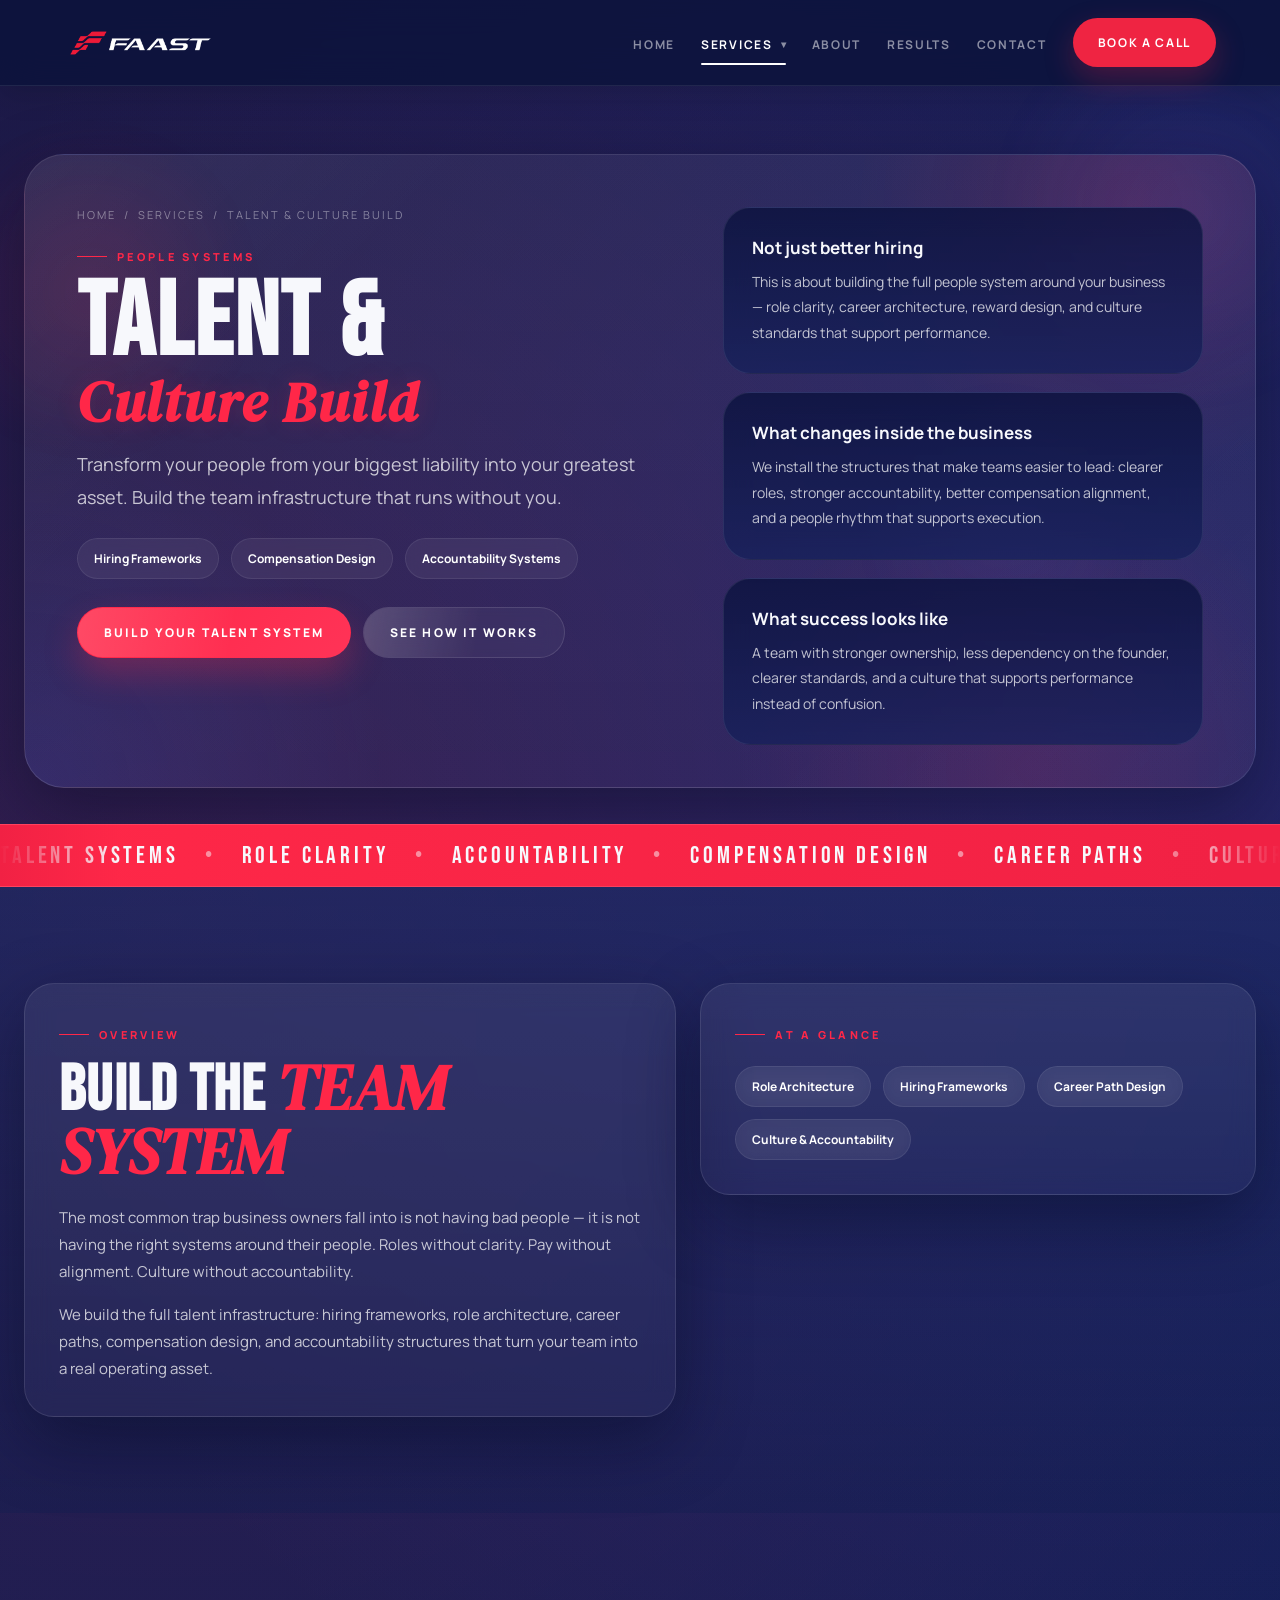
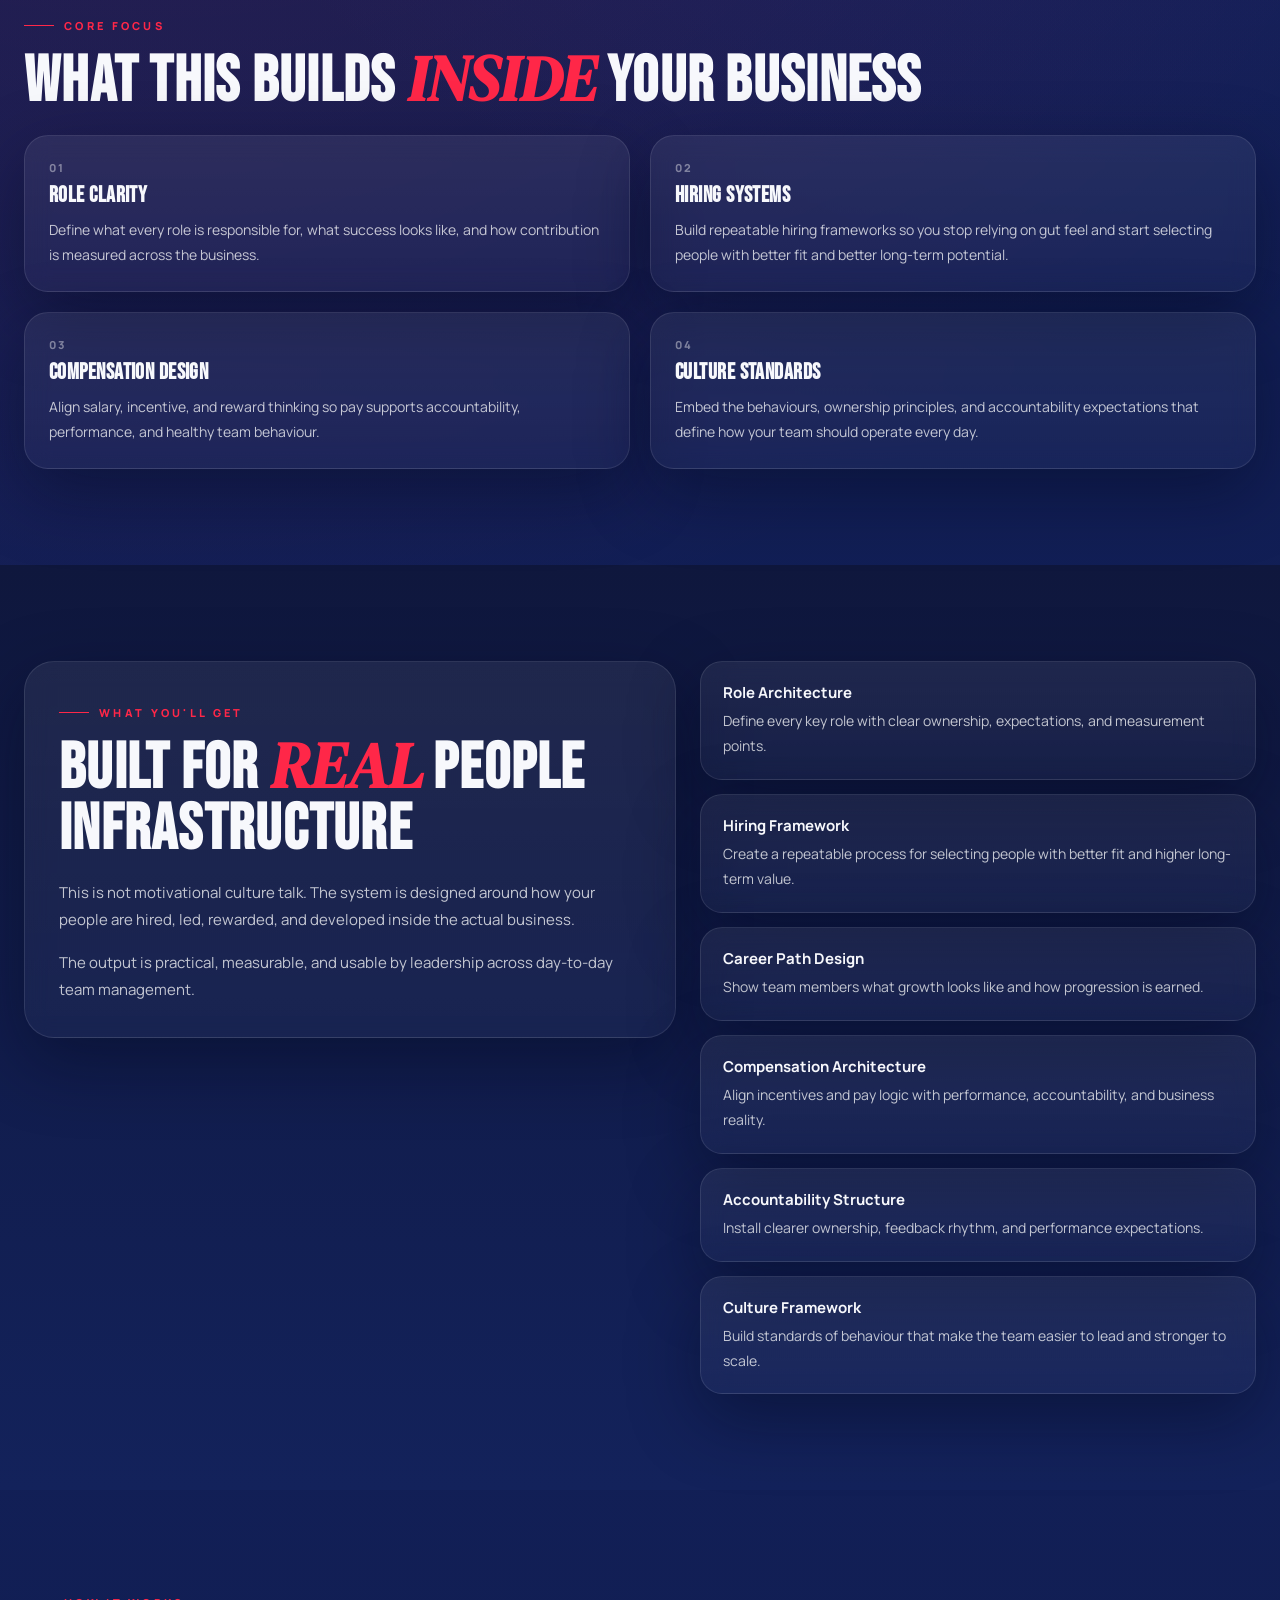
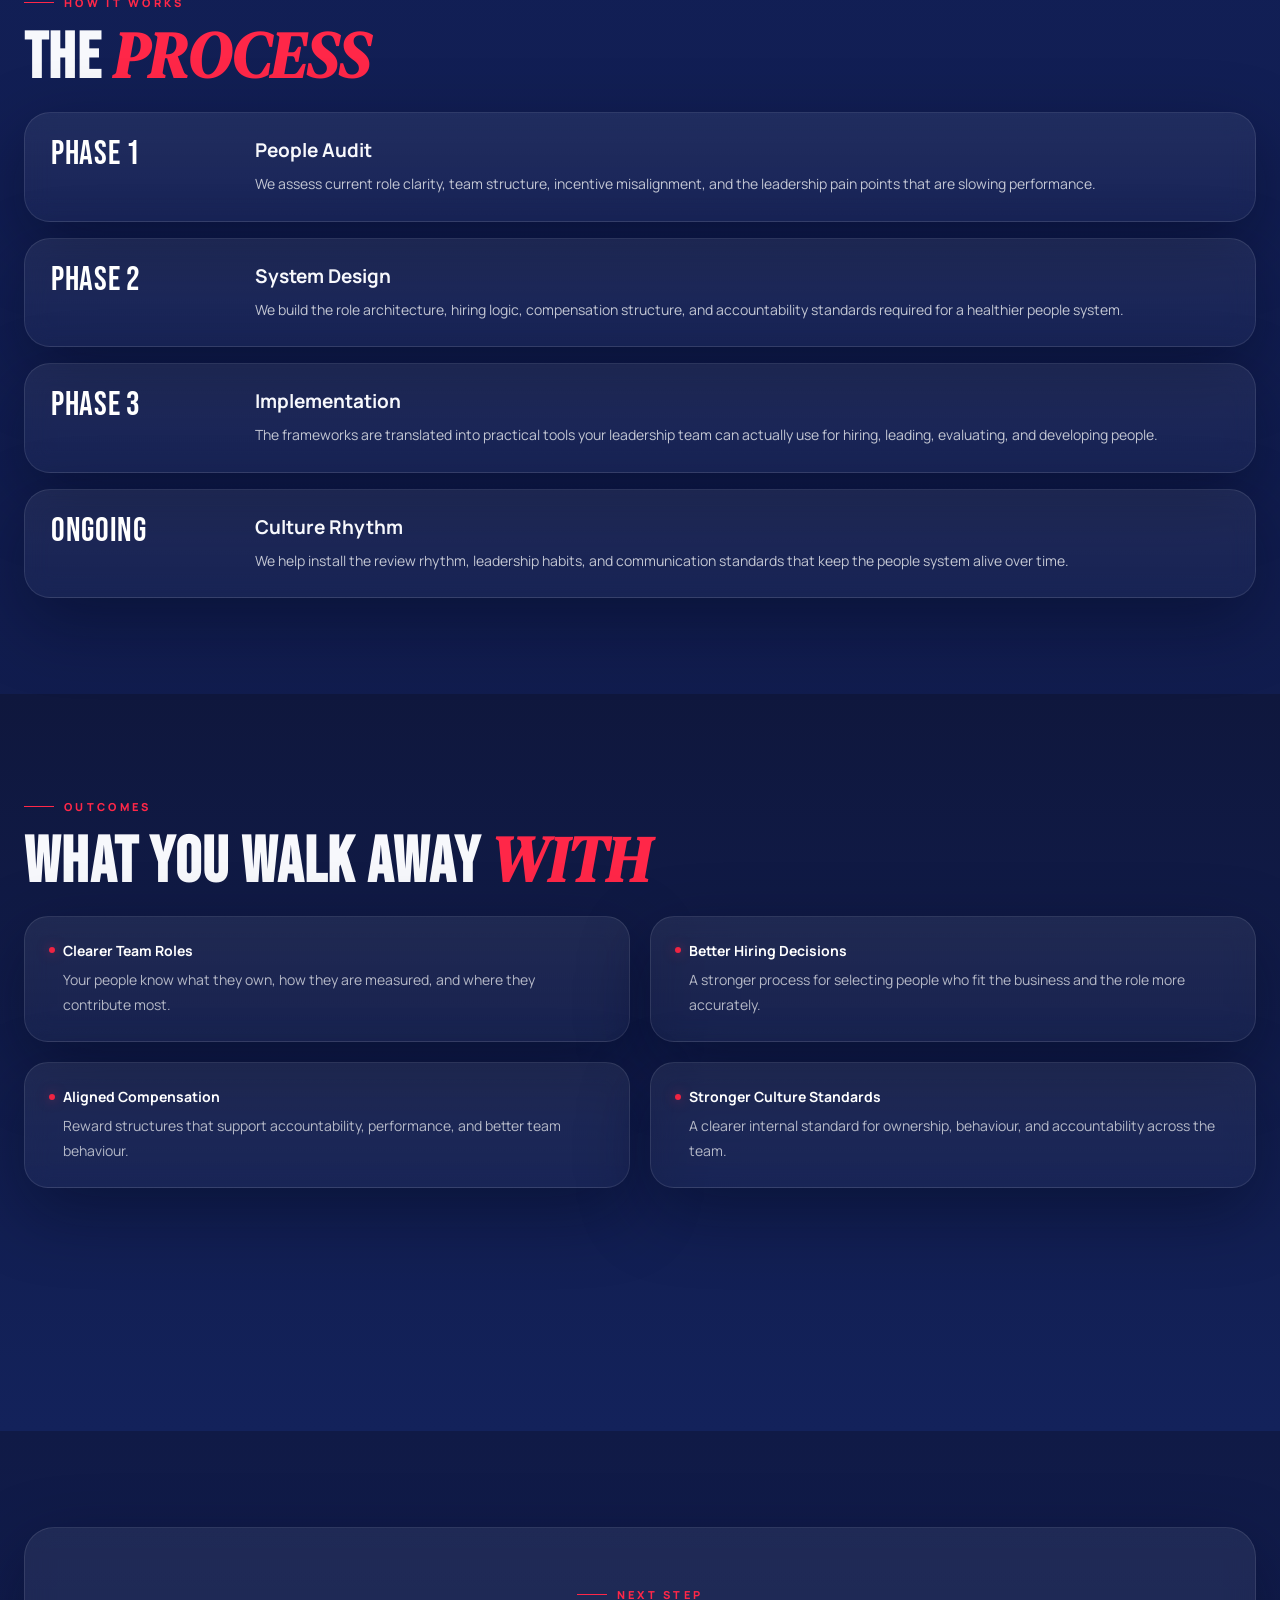
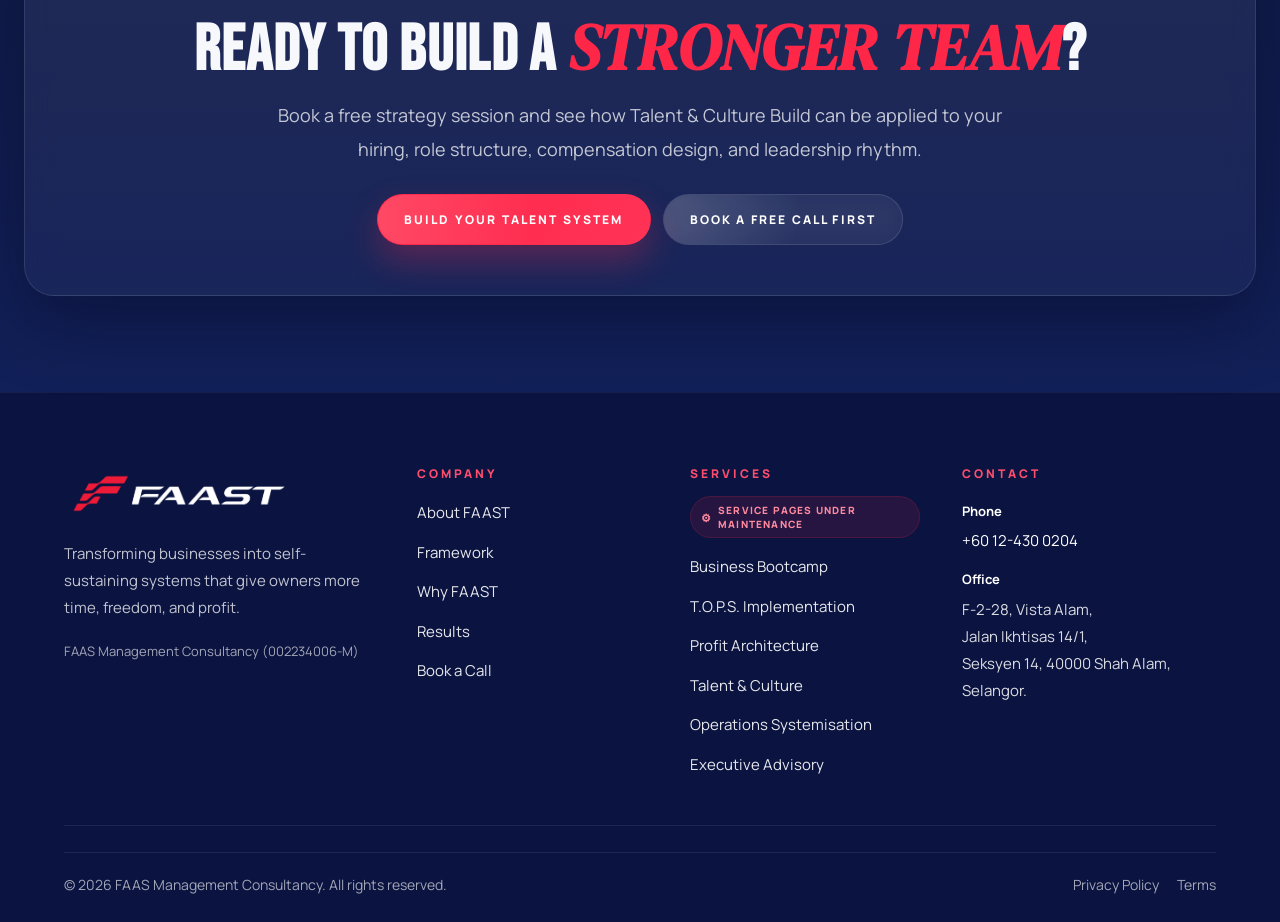
<file: talent.html>
<!DOCTYPE html>
<html lang="en">
<head>
  <meta charset="UTF-8" />
  <meta name="viewport" content="width=device-width, initial-scale=1.0" />
  <title>Talent &amp; Culture Build — FAAST</title>
  <link rel="preconnect" href="https://fonts.googleapis.com">
  <link rel="preconnect" href="https://fonts.gstatic.com" crossorigin>
  <link href="https://fonts.googleapis.com/css2?family=Bebas+Neue&family=Manrope:wght@300;400;500;600;700;800&family=DM+Serif+Display:ital@0;1&display=swap" rel="stylesheet">
  <link rel="stylesheet" href="shared-layout.css">
  <style>
    :root{
      --text:#f7f8fc;--muted:rgba(255,255,255,.74);--muted2:rgba(255,255,255,.50);
      --red:#ff2748;--red2:#ff5a74;--stroke:rgba(255,255,255,.10);--stroke-2:rgba(255,255,255,.14);
      --shadow:0 24px 70px rgba(2,8,28,.42);--container:1240px;
    }
    *{box-sizing:border-box;margin:0;padding:0}
    html{scroll-behavior:smooth}
    body{
      font-family:'Manrope',sans-serif;color:var(--text);overflow-x:hidden;padding-top:96px;
      background:
        radial-gradient(circle at 12% 16%, rgba(255,39,72,.14), transparent 28%),
        radial-gradient(circle at 88% 12%, rgba(123,93,255,.16), transparent 24%),
        linear-gradient(180deg, #0f1948 0%, #122059 48%, #0f173d 100%);
    }
    a{text-decoration:none;color:inherit}
    section,footer{padding:96px 24px;position:relative}
    .container{max-width:var(--container);margin:0 auto;position:relative;z-index:2}

    .page-bg{position:fixed;inset:0;pointer-events:none;overflow:hidden;z-index:0}
    .blob{position:absolute;border-radius:50%;filter:blur(20px);opacity:.4;animation:floatBlob 11s ease-in-out infinite}
    .blob.one{width:340px;height:340px;left:-80px;top:120px;background:radial-gradient(circle, rgba(255,39,72,.34), transparent 68%)}
    .blob.two{width:400px;height:400px;right:-110px;top:10px;background:radial-gradient(circle, rgba(125,105,255,.28), transparent 70%);animation-delay:-3s}
    .blob.three{width:300px;height:300px;right:10%;top:42%;background:radial-gradient(circle, rgba(86,129,255,.16), transparent 70%);animation-delay:-6s}
    .grid-overlay{position:absolute;inset:0;background-image:linear-gradient(rgba(255,255,255,.035) 1px, transparent 1px),linear-gradient(90deg, rgba(255,255,255,.035) 1px, transparent 1px);background-size:72px 72px;mask-image:linear-gradient(180deg, rgba(0,0,0,.38), transparent 88%);opacity:.23}

    .section-tag{display:inline-flex;align-items:center;gap:10px;color:var(--red);font-size:11px;font-weight:800;letter-spacing:.30em;text-transform:uppercase;margin-bottom:16px}
    .section-tag:before{content:"";width:30px;height:1px;background:var(--red)}
    .display,.h1,.h2,.h3{font-family:'Bebas Neue',sans-serif;letter-spacing:.02em}
    .display{font-size:clamp(58px,8vw,122px);line-height:.88}
    .h1{font-size:clamp(40px,5vw,76px);line-height:.95}
    .h2{font-size:clamp(34px,4vw,60px);line-height:.95}
    .h3{font-size:clamp(24px,3vw,34px);line-height:1}
    .serif{font-family:'DM Serif Display',serif;font-style:italic;letter-spacing:0}
    .lead{font-size:18px;line-height:1.85;color:var(--muted)}
    .text{font-size:15px;line-height:1.8;color:var(--muted)}

    .page-hero{padding:58px 24px 36px;overflow:hidden}
    .hero-shell{
      position:relative;border-radius:40px;padding:52px 52px 42px;overflow:hidden;border:1px solid rgba(255,255,255,.12);
      background:
        radial-gradient(circle at 90% 8%, rgba(255,39,72,.14), transparent 22%),
        radial-gradient(circle at 0% 100%, rgba(73,114,255,.14), transparent 26%),
        linear-gradient(180deg, rgba(255,255,255,.055), rgba(255,255,255,.02));
      box-shadow:var(--shadow);isolation:isolate;
    }
    .hero-shell:before{
      content:"";position:absolute;inset:auto -10% -40% auto;width:56%;height:86%;
      background:radial-gradient(circle, rgba(255,39,72,.12), transparent 68%);animation:pulseGlow 8s ease-in-out infinite;z-index:0;
    }
    .hero-shell:after{
      content:"";position:absolute;inset:0;background:linear-gradient(135deg, rgba(255,255,255,.10), transparent 24%, transparent 72%, rgba(255,255,255,.05));opacity:.4;z-index:0;
    }
    .hero-grid{display:grid;grid-template-columns:minmax(0,1.12fr) minmax(340px,.88fr);gap:34px;align-items:start;position:relative;z-index:1}
    .hero-copy{position:relative;min-width:0;max-width:100%}
    .breadcrumb{display:flex;gap:8px;align-items:center;font-size:11px;letter-spacing:.18em;text-transform:uppercase;color:rgba(255,255,255,.42);margin-bottom:18px;flex-wrap:wrap}
    .breadcrumb a{color:rgba(255,255,255,.42);transition:.25s ease}
    .breadcrumb a:hover{color:#fff}
    .hero-title{display:flex;flex-direction:column;gap:8px;max-width:100%;width:100%;margin-bottom:18px}
    .hero-title .talent-line{display:block;font-size:clamp(68px,8.1vw,142px);line-height:.86;max-width:100%}
    .hero-title .culture-line{
      display:block;width:max-content;max-width:100%;font-family:'DM Serif Display',serif;font-style:italic;
      font-size:clamp(38px,4.4vw,68px);line-height:.93;color:var(--red);text-shadow:0 0 24px rgba(255,39,72,.18);
      white-space:nowrap;word-break:normal;overflow-wrap:normal;
    }
    .hero-copy .lead{max-width:690px}
    .hero-badges,.hero-actions,.mini-stats,.action-row{display:flex;flex-wrap:wrap;gap:12px}
    .hero-badges{margin-top:24px}.hero-actions{margin-top:28px}
    .badge{display:inline-flex;align-items:center;gap:8px;padding:11px 16px;border-radius:999px;background:rgba(255,255,255,.06);border:1px solid rgba(255,255,255,.08);color:#fff;font-size:12px;font-weight:700;backdrop-filter:blur(10px);transition:.3s ease}
    .badge:hover{transform:translateY(-2px);border-color:rgba(255,255,255,.18)}
    .btn-local{position:relative;display:inline-flex;align-items:center;justify-content:center;gap:10px;padding:16px 26px;border-radius:999px;border:1px solid transparent;font-size:12px;font-weight:800;letter-spacing:.18em;text-transform:uppercase;transition:.28s ease;cursor:pointer;overflow:hidden}
    .btn-local:before{content:"";position:absolute;inset:0;left:-120%;background:linear-gradient(100deg, transparent 20%, rgba(255,255,255,.18) 50%, transparent 80%);transition:left .7s ease}
    .btn-local:hover:before{left:120%}
    .btn-local.primary{background:linear-gradient(135deg,var(--red),#ff3357);color:#fff;box-shadow:0 16px 34px rgba(255,39,72,.28)}
    .btn-local.primary:hover{transform:translateY(-3px);box-shadow:0 22px 46px rgba(255,39,72,.34)}
    .btn-local.secondary{background:rgba(255,255,255,.045);border-color:rgba(255,255,255,.12);color:#fff;backdrop-filter:blur(10px)}
    .btn-local.secondary:hover{transform:translateY(-3px);border-color:rgba(255,255,255,.25);background:rgba(255,255,255,.07)}
    .hero-side{display:grid;gap:18px}
    .hero-side-card{
      position:relative;padding:28px;border-radius:28px;background:linear-gradient(180deg, rgba(11,18,62,.80), rgba(20,32,90,.72));
      border:1px solid rgba(255,255,255,.08);backdrop-filter:blur(14px);overflow:hidden;
      transition:transform .35s ease, border-color .35s ease, box-shadow .35s ease;
    }
    .hero-side-card:before{content:"";position:absolute;inset:0;background:linear-gradient(120deg, transparent 0%, rgba(255,255,255,.08) 48%, transparent 100%);transform:translateX(-120%);transition:transform .8s ease}
    .hero-side-card:hover{transform:translateY(-4px);border-color:rgba(255,255,255,.15);box-shadow:0 18px 40px rgba(2,8,28,.22)}
    .hero-side-card:hover:before{transform:translateX(120%)}
    .hero-side-card h4{font-size:17px;margin-bottom:10px}
    .hero-side-card p{font-size:14px;line-height:1.82;color:var(--muted)}

    .info-strip{background:linear-gradient(90deg, #ff2848, #f12144);overflow:hidden;border-top:1px solid rgba(255,255,255,.12);border-bottom:1px solid rgba(255,255,255,.12);padding:16px 0;position:relative}
    .info-strip:before,.info-strip:after{content:"";position:absolute;top:0;bottom:0;width:120px;z-index:2;pointer-events:none}
    .info-strip:before{left:0;background:linear-gradient(90deg, rgba(241,33,68,1), rgba(241,33,68,0))}
    .info-strip:after{right:0;background:linear-gradient(270deg, rgba(241,33,68,1), rgba(241,33,68,0))}
    .info-track{display:flex;gap:26px;white-space:nowrap;animation:marquee 28s linear infinite;font-family:'Bebas Neue',sans-serif;font-size:24px;letter-spacing:.16em}
    .info-track span::after{content:"•";margin-left:26px;opacity:.5}

    .overview-card,.feature-card,.seat-card,.process-row,.deliverable,.outcome-item,.focus-card{
      border:1px solid var(--stroke);background:linear-gradient(180deg, rgba(255,255,255,.065), rgba(255,255,255,.03));box-shadow:var(--shadow);backdrop-filter:blur(12px);
    }
    .two-col{display:grid;grid-template-columns:1.08fr .92fr;gap:24px;align-items:start}
    .overview-card,.feature-card,.seat-card{padding:34px;border-radius:30px;transition:transform .35s ease,border-color .35s ease}
    .overview-card:hover,.feature-card:hover,.seat-card:hover{transform:translateY(-4px);border-color:var(--stroke-2)}
    .mini-stats{margin-top:8px}
    .deliverables-list{display:grid;gap:14px}
    .deliverable{padding:20px 22px;border-radius:22px;transition:transform .35s ease,border-color .35s ease, box-shadow .35s ease}
    .deliverable:hover,.process-row:hover,.focus-card:hover,.outcome-item:hover{transform:translateY(-5px);border-color:rgba(255,255,255,.17);box-shadow:0 24px 54px rgba(2,8,28,.30)}
    .deliverable h4{font-size:15px;margin-bottom:6px}
    .deliverable p{font-size:14px;line-height:1.78;color:var(--muted)}
    .focus-grid,.outcome-grid{display:grid;grid-template-columns:repeat(2,minmax(0,1fr));gap:20px}
    .focus-card,.outcome-item{padding:24px;border-radius:24px;transition:transform .35s ease,border-color .35s ease, box-shadow .35s ease}
    .focus-kicker{font-size:11px;letter-spacing:.22em;text-transform:uppercase;color:rgba(255,255,255,.42);font-weight:800;margin-bottom:10px}
    .focus-card h3{font-size:22px;margin-bottom:10px}
    .focus-card p{font-size:14px;line-height:1.8;color:var(--muted)}
    .process-wrap{display:grid;gap:16px}
    .process-row{display:grid;grid-template-columns:180px minmax(0,1fr);gap:24px;padding:24px 26px;border-radius:26px;transition:transform .35s ease,border-color .35s ease, box-shadow .35s ease}
    .process-day{font-family:'Bebas Neue',sans-serif;font-size:34px;line-height:1;color:#fff;letter-spacing:.02em}
    .process-copy h4{font-size:19px;margin-bottom:8px}
    .process-copy p{font-size:14px;line-height:1.82;color:var(--muted)}
    .outcome-title{font-size:14px;font-weight:700;color:#fff;margin-bottom:8px;display:flex;align-items:center;gap:8px}
    .outcome-title:before{content:"";width:6px;height:6px;background:#ef2442;border-radius:50%;flex-shrink:0;box-shadow:0 0 12px rgba(239,36,66,.55)}
    .outcome-desc{font-size:14px;color:rgba(255,255,255,.68);line-height:1.76;padding-left:14px}
    .seat-card{text-align:center;padding:50px 38px}
    .seat-card .lead{max-width:760px;margin:0 auto 24px}
    .action-row{justify-content:center}
    .reveal{opacity:0;transform:translateY(34px);transition:opacity .8s ease, transform .8s ease}
    .reveal.is-visible{opacity:1;transform:none}
    .reveal-left{transform:translateX(-34px)}
    .reveal-right{transform:translateX(34px)}
    .delay-1{transition-delay:.08s}.delay-2{transition-delay:.16s}.delay-3{transition-delay:.24s}.delay-4{transition-delay:.32s}
    @keyframes marquee{from{transform:translateX(0)}to{transform:translateX(-50%)}}
    @keyframes floatBlob{0%,100%{transform:translate3d(0,0,0) scale(1)}50%{transform:translate3d(0,-18px,0) scale(1.05)}}
    @keyframes pulseGlow{0%,100%{transform:scale(1);opacity:.8}50%{transform:scale(1.08);opacity:1}}

    @media (max-width:1180px){
      .hero-grid{grid-template-columns:minmax(0,1.08fr) minmax(320px,.92fr)}
      .hero-title .culture-line{font-size:clamp(36px,4.1vw,60px)}
    }
    @media (max-width:1100px){
      .hero-grid,.two-col{grid-template-columns:1fr}
      .hero-shell{padding:42px 28px 34px}
      .hero-title .talent-line,.hero-title .culture-line{max-width:100%}
      .hero-title .culture-line{width:auto;white-space:normal;font-size:clamp(34px,7vw,52px)}
    }
    @media (max-width:900px){
      .focus-grid,.outcome-grid{grid-template-columns:1fr}
      .process-row{grid-template-columns:1fr;gap:12px}
    }
    @media (max-width:768px){
      section,footer{padding-left:20px!important;padding-right:20px!important}
      .page-hero{padding-top:36px}
      .hero-shell,.overview-card,.feature-card,.seat-card,.deliverable,.process-row,.focus-card,.outcome-item{padding-left:22px;padding-right:22px}
      .hero-shell{border-radius:28px}
      .overview-card,.feature-card,.seat-card,.deliverable,.process-row,.focus-card,.outcome-item{border-radius:22px}
      .display{font-size:clamp(44px,15vw,84px)}.h1{font-size:clamp(34px,12vw,54px)}
      .hero-title .talent-line{font-size:clamp(50px,15vw,86px)}
      .hero-title .culture-line{font-size:clamp(32px,9vw,48px);max-width:100%}
    }
    @media (max-width:820px){body{padding-top:82px}}
    @media (prefers-reduced-motion:reduce){
      *,*::before,*::after{animation:none!important;transition:none!important;scroll-behavior:auto!important}
      .reveal{opacity:1;transform:none}
    }
  </style>
</head>
<body>
  <div class="page-bg" aria-hidden="true">
    <div class="grid-overlay"></div><div class="blob one"></div><div class="blob two"></div><div class="blob three"></div>
  </div>

  <div id="top"></div>
  <div id="navbar"></div>

  <section class="page-hero">
    <div class="container">
      <div class="hero-shell reveal is-visible">
        <div class="hero-grid">
          <div class="hero-copy reveal is-visible reveal-left">
            <div class="breadcrumb"><a href="index.html">Home</a><span>/</span><a href="index.html#services">Services</a><span>/</span><span>Talent &amp; Culture Build</span></div>
            <div class="section-tag">People Systems</div>
            <h1 class="display hero-title"><span class="talent-line">TALENT &amp;</span><span class="culture-line">Culture Build</span></h1>
            <p class="lead">Transform your people from your biggest liability into your greatest asset. Build the team infrastructure that runs without you.</p>
            <div class="hero-badges">
              <span class="badge">Hiring Frameworks</span>
              <span class="badge">Compensation Design</span>
              <span class="badge">Accountability Systems</span>
            </div>
            <div class="hero-actions">
              <a href="contact.html" class="btn-local primary">Build Your Talent System</a>
              <a href="#process" class="btn-local secondary">See How It Works</a>
            </div>
          </div>
          <div class="hero-side">
            <div class="hero-side-card reveal is-visible reveal-right delay-1"><h4>Not just better hiring</h4><p>This is about building the full people system around your business — role clarity, career architecture, reward design, and culture standards that support performance.</p></div>
            <div class="hero-side-card reveal is-visible reveal-right delay-2"><h4>What changes inside the business</h4><p>We install the structures that make teams easier to lead: clearer roles, stronger accountability, better compensation alignment, and a people rhythm that supports execution.</p></div>
            <div class="hero-side-card reveal is-visible reveal-right delay-3"><h4>What success looks like</h4><p>A team with stronger ownership, less dependency on the founder, clearer standards, and a culture that supports performance instead of confusion.</p></div>
          </div>
        </div>
      </div>
    </div>
  </section>

  <div class="info-strip">
    <div class="info-track">
      <span>Talent Systems</span><span>Role Clarity</span><span>Accountability</span><span>Compensation Design</span><span>Career Paths</span><span>Culture Standards</span><span>Team Ownership</span><span>Talent Systems</span>
      <span>Talent Systems</span><span>Role Clarity</span><span>Accountability</span><span>Compensation Design</span><span>Career Paths</span><span>Culture Standards</span><span>Team Ownership</span><span>Talent Systems</span>
    </div>
  </div>

  <section id="overview" style="background:linear-gradient(180deg, rgba(28,42,101,.68), rgba(17,31,80,.35));">
    <div class="container">
      <div class="two-col">
        <div class="overview-card reveal">
          <div class="section-tag">Overview</div>
          <h2 class="h1" style="margin-bottom:18px">BUILD THE <span class="serif" style="color:var(--red)">TEAM SYSTEM</span></h2>
          <p class="text" style="margin-bottom:16px">The most common trap business owners fall into is not having bad people — it is not having the right systems around their people. Roles without clarity. Pay without alignment. Culture without accountability.</p>
          <p class="text">We build the full talent infrastructure: hiring frameworks, role architecture, career paths, compensation design, and accountability structures that turn your team into a real operating asset.</p>
        </div>
        <div class="overview-card reveal delay-1">
          <div class="section-tag">At a Glance</div>
          <div class="mini-stats">
            <span class="badge">Role Architecture</span>
            <span class="badge">Hiring Frameworks</span>
            <span class="badge">Career Path Design</span>
            <span class="badge">Culture &amp; Accountability</span>
          </div>
        </div>
      </div>
    </div>
  </section>

  <section id="focus">
    <div class="container">
      <div class="section-tag reveal">Core Focus</div>
      <h2 class="h1 reveal delay-1" style="margin-bottom:22px">WHAT THIS BUILDS <span class="serif" style="color:var(--red)">INSIDE</span> YOUR BUSINESS</h2>
      <div class="focus-grid">
        <div class="focus-card reveal"><div class="focus-kicker">01</div><h3 class="h3">Role Clarity</h3><p>Define what every role is responsible for, what success looks like, and how contribution is measured across the business.</p></div>
        <div class="focus-card reveal delay-1"><div class="focus-kicker">02</div><h3 class="h3">Hiring Systems</h3><p>Build repeatable hiring frameworks so you stop relying on gut feel and start selecting people with better fit and better long-term potential.</p></div>
        <div class="focus-card reveal delay-2"><div class="focus-kicker">03</div><h3 class="h3">Compensation Design</h3><p>Align salary, incentive, and reward thinking so pay supports accountability, performance, and healthy team behaviour.</p></div>
        <div class="focus-card reveal delay-3"><div class="focus-kicker">04</div><h3 class="h3">Culture Standards</h3><p>Embed the behaviours, ownership principles, and accountability expectations that define how your team should operate every day.</p></div>
      </div>
    </div>
  </section>

  <section style="background:linear-gradient(180deg,#0f173d,#13225b)">
    <div class="container">
      <div class="two-col">
        <div class="feature-card reveal">
          <div class="section-tag">What You'll Get</div>
          <h2 class="h1" style="margin-bottom:18px">BUILT FOR <span class="serif" style="color:var(--red)">REAL</span> PEOPLE INFRASTRUCTURE</h2>
          <p class="text" style="margin-bottom:16px">This is not motivational culture talk. The system is designed around how your people are hired, led, rewarded, and developed inside the actual business.</p>
          <p class="text">The output is practical, measurable, and usable by leadership across day-to-day team management.</p>
        </div>
        <div class="deliverables-list">
          <div class="deliverable reveal delay-1"><h4>Role Architecture</h4><p>Define every key role with clear ownership, expectations, and measurement points.</p></div>
          <div class="deliverable reveal delay-2"><h4>Hiring Framework</h4><p>Create a repeatable process for selecting people with better fit and higher long-term value.</p></div>
          <div class="deliverable reveal delay-3"><h4>Career Path Design</h4><p>Show team members what growth looks like and how progression is earned.</p></div>
          <div class="deliverable reveal delay-4"><h4>Compensation Architecture</h4><p>Align incentives and pay logic with performance, accountability, and business reality.</p></div>
          <div class="deliverable reveal delay-1"><h4>Accountability Structure</h4><p>Install clearer ownership, feedback rhythm, and performance expectations.</p></div>
          <div class="deliverable reveal delay-2"><h4>Culture Framework</h4><p>Build standards of behaviour that make the team easier to lead and stronger to scale.</p></div>
        </div>
      </div>
    </div>
  </section>

  <section id="process">
    <div class="container">
      <div class="section-tag reveal">How It Works</div>
      <h2 class="h1 reveal delay-1" style="margin-bottom:22px">THE <span class="serif" style="color:var(--red)">PROCESS</span></h2>
      <div class="process-wrap">
        <div class="process-row reveal"><div class="process-day">PHASE 1</div><div class="process-copy"><h4>People Audit</h4><p>We assess current role clarity, team structure, incentive misalignment, and the leadership pain points that are slowing performance.</p></div></div>
        <div class="process-row reveal delay-1"><div class="process-day">PHASE 2</div><div class="process-copy"><h4>System Design</h4><p>We build the role architecture, hiring logic, compensation structure, and accountability standards required for a healthier people system.</p></div></div>
        <div class="process-row reveal delay-2"><div class="process-day">PHASE 3</div><div class="process-copy"><h4>Implementation</h4><p>The frameworks are translated into practical tools your leadership team can actually use for hiring, leading, evaluating, and developing people.</p></div></div>
        <div class="process-row reveal delay-3"><div class="process-day">ONGOING</div><div class="process-copy"><h4>Culture Rhythm</h4><p>We help install the review rhythm, leadership habits, and communication standards that keep the people system alive over time.</p></div></div>
      </div>
    </div>
  </section>

  <section style="background:linear-gradient(180deg,#0f173d,#13225b)">
    <div class="container">
      <div class="section-tag reveal">Outcomes</div>
      <h2 class="h1 reveal delay-1" style="margin-bottom:22px">WHAT YOU WALK AWAY <span class="serif" style="color:var(--red)">WITH</span></h2>
      <div class="outcome-grid">
        <div class="outcome-item reveal"><div class="outcome-title">Clearer Team Roles</div><div class="outcome-desc">Your people know what they own, how they are measured, and where they contribute most.</div></div>
        <div class="outcome-item reveal delay-1"><div class="outcome-title">Better Hiring Decisions</div><div class="outcome-desc">A stronger process for selecting people who fit the business and the role more accurately.</div></div>
        <div class="outcome-item reveal delay-2"><div class="outcome-title">Aligned Compensation</div><div class="outcome-desc">Reward structures that support accountability, performance, and better team behaviour.</div></div>
        <div class="outcome-item reveal delay-3"><div class="outcome-title">Stronger Culture Standards</div><div class="outcome-desc">A clearer internal standard for ownership, behaviour, and accountability across the team.</div></div>
        <div class="outcome-item reveal"><div class="outcome-title">Career Path Visibility</div><div class="outcome-desc">A stronger growth structure that helps retain good people and guide development.</div></div>
        <div class="outcome-item reveal delay-1"><div class="outcome-title">Leadership Ease</div><div class="outcome-desc">Less guessing, less founder dependency, and a team that becomes easier to lead and scale.</div></div>
      </div>
    </div>
  </section>

  <section style="background:linear-gradient(180deg,#101a46,#122059)">
    <div class="container">
      <div class="seat-card reveal">
        <div class="section-tag" style="justify-content:center">Next Step</div>
        <h2 class="h1" style="margin-bottom:18px">READY TO BUILD A <span class="serif" style="color:var(--red)">STRONGER TEAM</span>?</h2>
        <p class="lead">Book a free strategy session and see how Talent &amp; Culture Build can be applied to your hiring, role structure, compensation design, and leadership rhythm.</p>
        <div class="action-row hero-actions">
          <a href="contact.html" class="btn-local primary">Build Your Talent System</a>
          <a href="contact.html" class="btn-local secondary">Book a Free Call First</a>
        </div>
      </div>
    </div>
  </section>

  <div id="footer"></div>

  <script src="shared-layout.js"></script>
  <script>
    window.addEventListener('load', function () {
      let tries = 0;
      const timer = setInterval(function () {
        const links = document.querySelectorAll('.nav-link');
        if (!links.length) {
          tries++;
          if (tries > 40) clearInterval(timer);
          return;
        }
        links.forEach(link => link.classList.remove('is-active'));
        const servicesLink = document.querySelector('.nav-link[data-section="services"]');
        if (servicesLink) servicesLink.classList.add('is-active');
        tries++;
        if (tries > 10) clearInterval(timer);
      }, 150);
    });

    const revealItems = document.querySelectorAll('.reveal');
    const revealObserver = new IntersectionObserver((entries) => {
      entries.forEach(entry => {
        if (entry.isIntersecting) {
          entry.target.classList.add('is-visible');
          revealObserver.unobserve(entry.target);
        }
      });
    }, { threshold: 0.14, rootMargin: '0px 0px -40px 0px' });

    revealItems.forEach(item => {
      if (!item.classList.contains('is-visible')) revealObserver.observe(item);
    });
  </script>
</body>
</html>
</file>
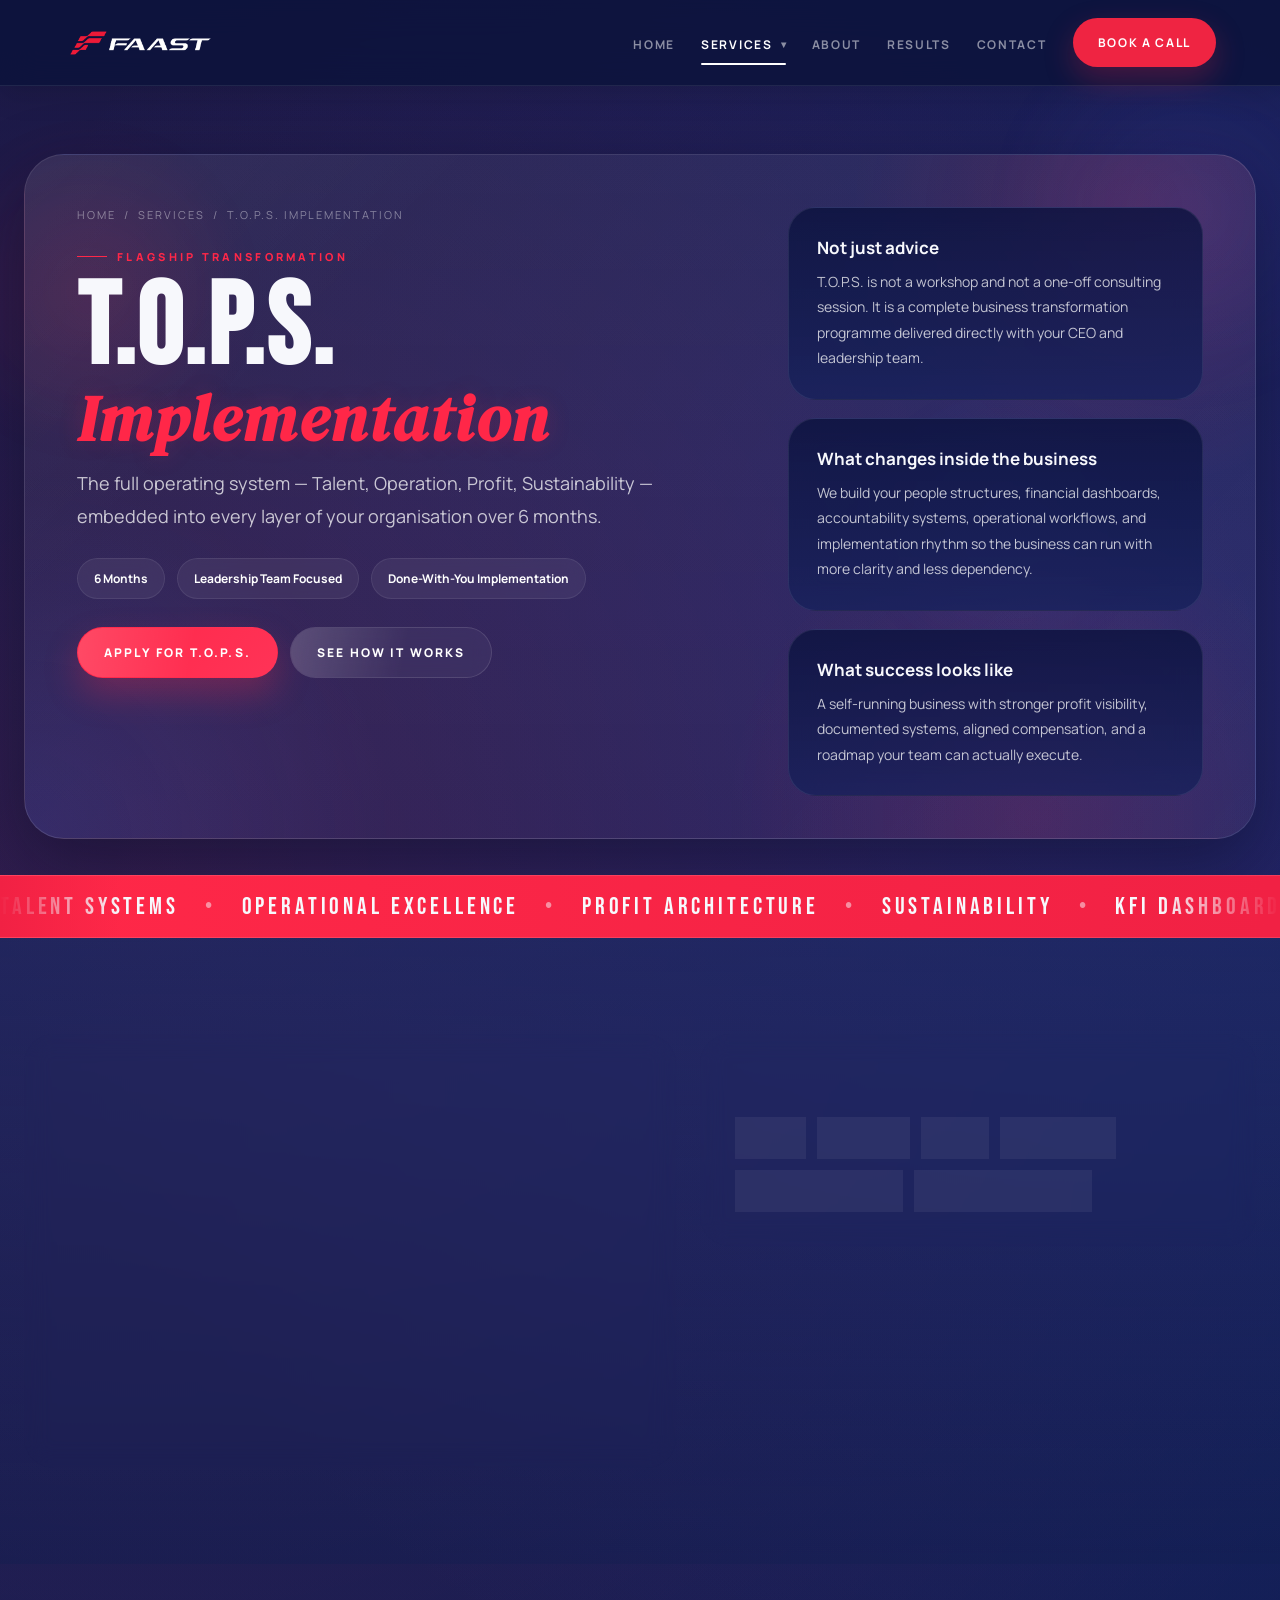
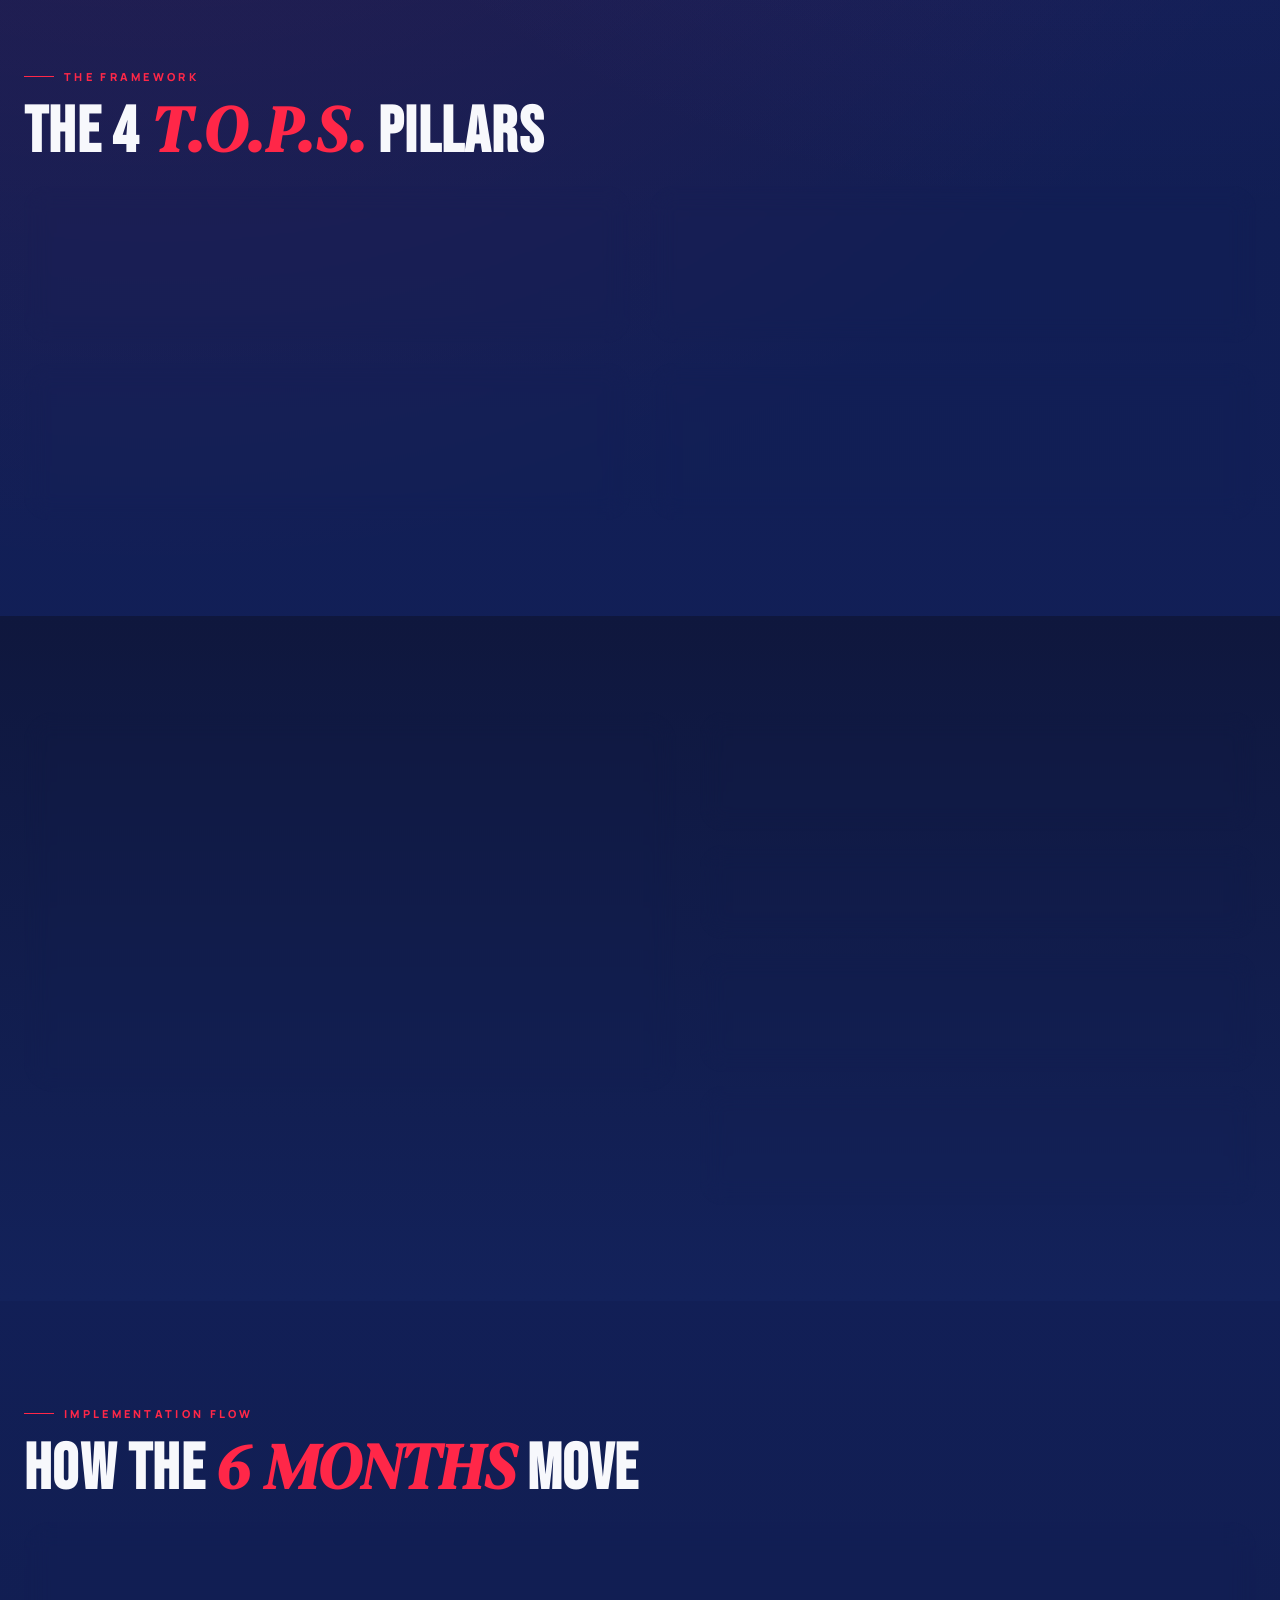
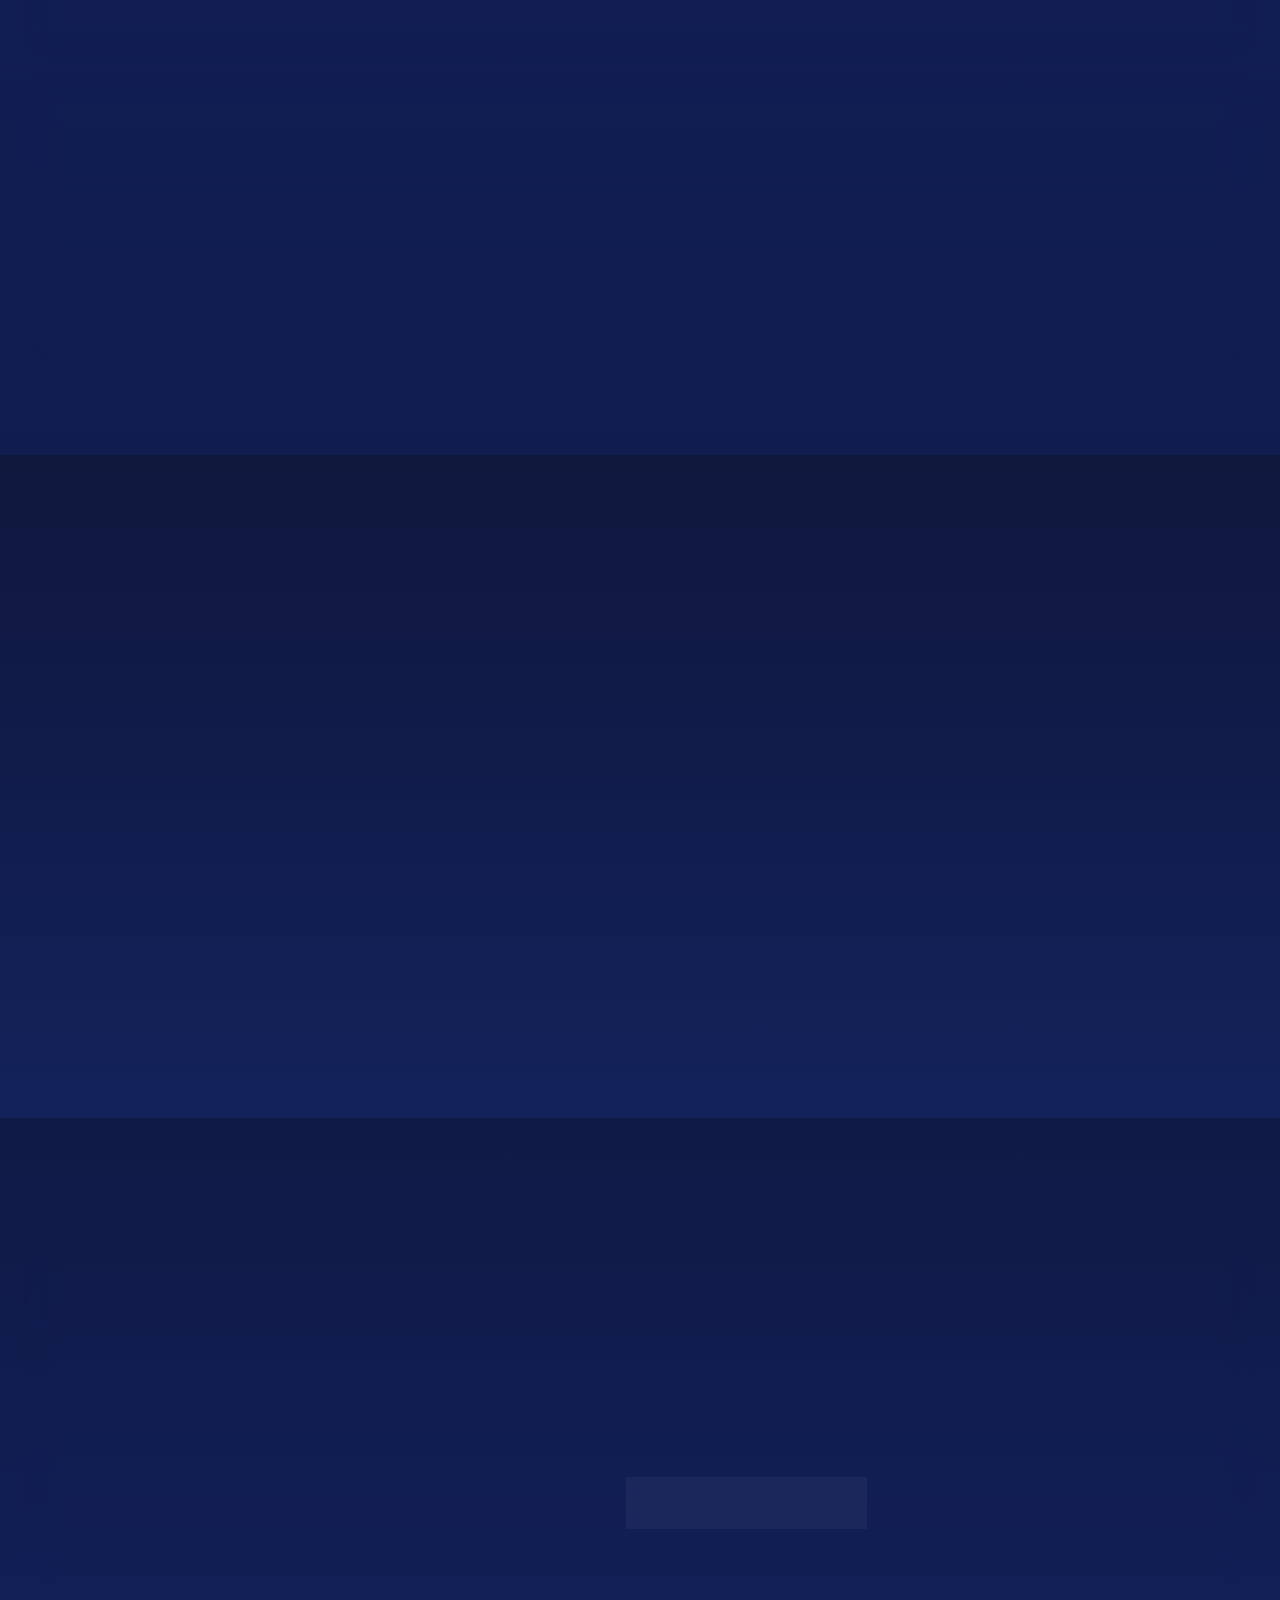
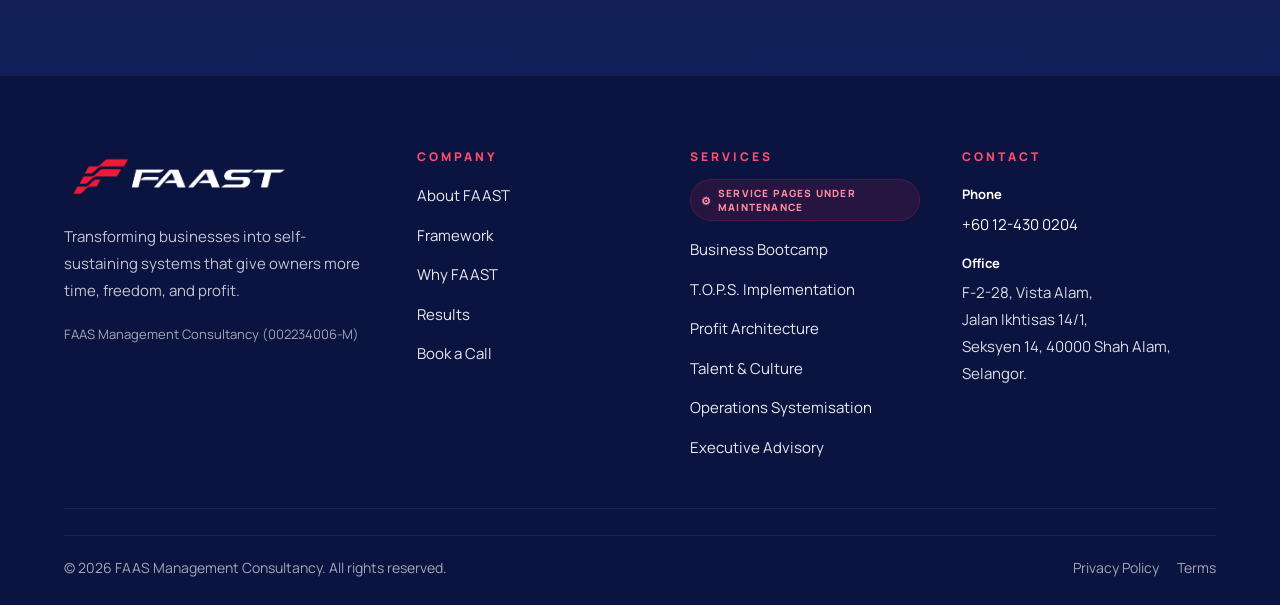
<file: tops.html>
<!DOCTYPE html>
<html lang="en">
<head>
  <meta charset="UTF-8" />
  <meta name="viewport" content="width=device-width, initial-scale=1.0" />
  <title>T.O.P.S. Implementation — FAAST</title>
  <link rel="preconnect" href="https://fonts.googleapis.com">
  <link rel="preconnect" href="https://fonts.gstatic.com" crossorigin>
  <link href="https://fonts.googleapis.com/css2?family=Bebas+Neue&family=Manrope:wght@300;400;500;600;700;800&family=DM+Serif+Display:ital@0;1&display=swap" rel="stylesheet">
  <link rel="stylesheet" href="shared-layout.css">
  <style>
    :root{
      --text:#f7f8fc;
      --muted:rgba(255,255,255,.74);
      --muted2:rgba(255,255,255,.50);
      --red:#ff2748;
      --red2:#ff5a74;
      --navy-1:#0b1340;
      --navy-2:#13225b;
      --navy-3:#1a2d72;
      --panel:rgba(255,255,255,.055);
      --panel-2:rgba(9,16,50,.48);
      --stroke:rgba(255,255,255,.10);
      --stroke-2:rgba(255,255,255,.14);
      --shadow:0 24px 70px rgba(2,8,28,.42);
      --radius:28px;
      --container:1240px;
    }

    *{box-sizing:border-box;margin:0;padding:0}
    html{scroll-behavior:smooth}
    body{
      font-family:'Manrope',sans-serif;
      color:var(--text);
      overflow-x:hidden;
      padding-top:96px;
      background:
        radial-gradient(circle at 12% 16%, rgba(255,39,72,.14), transparent 28%),
        radial-gradient(circle at 88% 12%, rgba(123,93,255,.16), transparent 24%),
        linear-gradient(180deg, #0f1948 0%, #122059 48%, #0f173d 100%);
    }
    a{text-decoration:none;color:inherit}
    section,footer{padding:96px 24px;position:relative}
    .container{max-width:var(--container);margin:0 auto;position:relative;z-index:2}

    .page-bg{position:fixed;inset:0;pointer-events:none;overflow:hidden;z-index:0}
    .blob{position:absolute;border-radius:50%;filter:blur(20px);opacity:.4;animation:floatBlob 11s ease-in-out infinite}
    .blob.one{width:340px;height:340px;left:-80px;top:120px;background:radial-gradient(circle, rgba(255,39,72,.34), transparent 68%)}
    .blob.two{width:400px;height:400px;right:-110px;top:10px;background:radial-gradient(circle, rgba(125,105,255,.28), transparent 70%);animation-delay:-3s}
    .blob.three{width:300px;height:300px;right:10%;top:42%;background:radial-gradient(circle, rgba(86,129,255,.16), transparent 70%);animation-delay:-6s}
    .grid-overlay{position:absolute;inset:0;background-image:linear-gradient(rgba(255,255,255,.035) 1px, transparent 1px),linear-gradient(90deg, rgba(255,255,255,.035) 1px, transparent 1px);background-size:72px 72px;mask-image:linear-gradient(180deg, rgba(0,0,0,.38), transparent 88%);opacity:.23}

    .section-tag{display:inline-flex;align-items:center;gap:10px;color:var(--red);font-size:11px;font-weight:800;letter-spacing:.30em;text-transform:uppercase;margin-bottom:16px}
    .section-tag:before{content:"";width:30px;height:1px;background:var(--red)}
    .display,.h1,.h2,.h3{font-family:'Bebas Neue',sans-serif;letter-spacing:.02em}
    .display{font-size:clamp(58px,8vw,122px);line-height:.88}
    .h1{font-size:clamp(40px,5vw,76px);line-height:.95}
    .h2{font-size:clamp(34px,4vw,60px);line-height:.95}
    .h3{font-size:clamp(24px,3vw,34px);line-height:1}
    .serif{font-family:'DM Serif Display',serif;font-style:italic;letter-spacing:0}
    .lead{font-size:18px;line-height:1.85;color:var(--muted)}
    .text{font-size:15px;line-height:1.8;color:var(--muted)}

    .page-hero{padding:58px 24px 36px;overflow:hidden}
    .hero-shell{
      position:relative;
      border-radius:40px;
      padding:52px 52px 42px;
      overflow:hidden;
      border:1px solid rgba(255,255,255,.12);
      background:
        radial-gradient(circle at 90% 8%, rgba(255,39,72,.14), transparent 22%),
        radial-gradient(circle at 0% 100%, rgba(73,114,255,.14), transparent 26%),
        linear-gradient(180deg, rgba(255,255,255,.055), rgba(255,255,255,.02));
      box-shadow:var(--shadow);
      isolation:isolate;
    }
    .hero-shell:before{
      content:"";
      position:absolute;inset:auto -10% -40% auto;
      width:56%;height:86%;
      background:radial-gradient(circle, rgba(255,39,72,.12), transparent 68%);
      animation:pulseGlow 8s ease-in-out infinite;
      z-index:0;
    }
    .hero-shell:after{
      content:"";
      position:absolute;inset:0;
      background:linear-gradient(135deg, rgba(255,255,255,.10), transparent 24%, transparent 72%, rgba(255,255,255,.05));
      opacity:.4;
      z-index:0;
    }

    /* fixed hero sizing */
    .hero-grid{
      display:grid;
      grid-template-columns:minmax(0,1.24fr) minmax(320px,.76fr);
      gap:34px;
      align-items:start;
      position:relative;
      z-index:1;
    }
    .hero-copy{
      position:relative;
      min-width:0;
      max-width:100%;
      padding-right:6px;
    }
    .breadcrumb{display:flex;gap:8px;align-items:center;font-size:11px;letter-spacing:.18em;text-transform:uppercase;color:rgba(255,255,255,.42);margin-bottom:18px;flex-wrap:wrap}
    .breadcrumb a{color:rgba(255,255,255,.42);transition:.25s ease}
    .breadcrumb a:hover{color:#fff}
    .hero-copy .display{max-width:100%;margin-bottom:18px}
    .hero-title{
      display:flex;
      flex-direction:column;
      gap:10px;
      max-width:100%;
      width:100%;
    }
    .hero-title .tops-line{
      display:block;
      font-size:clamp(78px,9vw,170px);
      line-height:.86;
      max-width:100%;
    }
    .hero-title .implement-line{
      display:block;
      width:max-content;
      max-width:100%;
      font-family:'DM Serif Display',serif;
      font-style:italic;
      font-size:clamp(42px,5.05vw,84px);
      line-height:.93;
      color:var(--red);
      text-shadow:0 0 24px rgba(255,39,72,.18);
      white-space:nowrap;
      word-break:normal;
      overflow-wrap:normal;
    }
    .hero-copy .lead{max-width:690px}
    .hero-badges,.hero-actions,.mini-stats,.action-row{display:flex;flex-wrap:wrap;gap:12px}
    .hero-badges{margin-top:24px}
    .hero-actions{margin-top:28px}
    .badge{display:inline-flex;align-items:center;gap:8px;padding:11px 16px;border-radius:999px;background:rgba(255,255,255,.06);border:1px solid rgba(255,255,255,.08);color:#fff;font-size:12px;font-weight:700;backdrop-filter:blur(10px);transition:.3s ease}
    .badge:hover{transform:translateY(-2px);border-color:rgba(255,255,255,.18)}

    .btn-local{position:relative;display:inline-flex;align-items:center;justify-content:center;gap:10px;padding:16px 26px;border-radius:999px;border:1px solid transparent;font-size:12px;font-weight:800;letter-spacing:.18em;text-transform:uppercase;transition:.28s ease;cursor:pointer;overflow:hidden}
    .btn-local:before{content:"";position:absolute;inset:0;left:-120%;background:linear-gradient(100deg, transparent 20%, rgba(255,255,255,.18) 50%, transparent 80%);transition:left .7s ease}
    .btn-local:hover:before{left:120%}
    .btn-local.primary{background:linear-gradient(135deg,var(--red),#ff3357);color:#fff;box-shadow:0 16px 34px rgba(255,39,72,.28)}
    .btn-local.primary:hover{transform:translateY(-3px);box-shadow:0 22px 46px rgba(255,39,72,.34)}
    .btn-local.secondary{background:rgba(255,255,255,.045);border-color:rgba(255,255,255,.12);color:#fff;backdrop-filter:blur(10px)}
    .btn-local.secondary:hover{transform:translateY(-3px);border-color:rgba(255,255,255,.25);background:rgba(255,255,255,.07)}

    .hero-side{display:grid;gap:18px}
    .hero-side-card{
      position:relative;
      padding:28px;
      border-radius:28px;
      background:linear-gradient(180deg, rgba(11,18,62,.80), rgba(20,32,90,.72));
      border:1px solid rgba(255,255,255,.08);
      backdrop-filter:blur(14px);
      overflow:hidden;
      transition:transform .35s ease, border-color .35s ease, box-shadow .35s ease;
    }
    .hero-side-card:before{content:"";position:absolute;inset:0;background:linear-gradient(120deg, transparent 0%, rgba(255,255,255,.08) 48%, transparent 100%);transform:translateX(-120%);transition:transform .8s ease}
    .hero-side-card:hover{transform:translateY(-4px);border-color:rgba(255,255,255,.15);box-shadow:0 18px 40px rgba(2,8,28,.22)}
    .hero-side-card:hover:before{transform:translateX(120%)}
    .hero-side-card h4{font-size:17px;margin-bottom:10px}
    .hero-side-card p{font-size:14px;line-height:1.82;color:var(--muted)}

    .info-strip{background:linear-gradient(90deg, #ff2848, #f12144);overflow:hidden;border-top:1px solid rgba(255,255,255,.12);border-bottom:1px solid rgba(255,255,255,.12);padding:16px 0;position:relative}
    .info-strip:before,.info-strip:after{content:"";position:absolute;top:0;bottom:0;width:120px;z-index:2;pointer-events:none}
    .info-strip:before{left:0;background:linear-gradient(90deg, rgba(241,33,68,1), rgba(241,33,68,0))}
    .info-strip:after{right:0;background:linear-gradient(270deg, rgba(241,33,68,1), rgba(241,33,68,0))}
    .info-track{display:flex;gap:26px;white-space:nowrap;animation:marquee 28s linear infinite;font-family:'Bebas Neue',sans-serif;font-size:24px;letter-spacing:.16em}
    .info-track span::after{content:"•";margin-left:26px;opacity:.5}

    .glass-card,.overview-card,.feature-card,.seat-card,.process-row,.pillar-item,.outcome-item,.deliverable{
      border:1px solid var(--stroke);
      background:linear-gradient(180deg, rgba(255,255,255,.065), rgba(255,255,255,.03));
      box-shadow:var(--shadow);
      backdrop-filter:blur(12px);
    }

    .two-col{display:grid;grid-template-columns:1.08fr .92fr;gap:24px;align-items:start}
    .overview-card,.feature-card,.seat-card{padding:34px;border-radius:30px;transition:transform .35s ease,border-color .35s ease}
    .overview-card:hover,.feature-card:hover,.seat-card:hover{transform:translateY(-4px);border-color:var(--stroke-2)}

    .mini-stats{margin-top:8px}
    .pillars-grid,.outcome-grid{display:grid;grid-template-columns:repeat(2,minmax(0,1fr));gap:20px}
    .pillar-item,.outcome-item{padding:24px;border-radius:24px;transition:transform .35s ease,border-color .35s ease, box-shadow .35s ease}
    .pillar-item:hover,.outcome-item:hover,.deliverable:hover,.process-row:hover{transform:translateY(-5px);border-color:rgba(255,255,255,.17);box-shadow:0 24px 54px rgba(2,8,28,.30)}
    .pillar-kicker{font-size:11px;letter-spacing:.22em;text-transform:uppercase;color:rgba(255,255,255,.42);font-weight:800;margin-bottom:10px}
    .pillar-item h3{font-size:22px;margin-bottom:10px}
    .pillar-item p{font-size:14px;line-height:1.8;color:var(--muted)}

    .deliverables-list{display:grid;gap:14px}
    .deliverable{padding:20px 22px;border-radius:22px;transition:transform .35s ease,border-color .35s ease, box-shadow .35s ease}
    .deliverable h4{font-size:15px;margin-bottom:6px}
    .deliverable p{font-size:14px;line-height:1.78;color:var(--muted)}

    .process-wrap{display:grid;gap:16px}
    .process-row{display:grid;grid-template-columns:180px minmax(0,1fr);gap:24px;padding:24px 26px;border-radius:26px;transition:transform .35s ease,border-color .35s ease, box-shadow .35s ease}
    .process-day{font-family:'Bebas Neue',sans-serif;font-size:34px;line-height:1;color:#fff;letter-spacing:.02em}
    .process-copy h4{font-size:19px;margin-bottom:8px}
    .process-copy p{font-size:14px;line-height:1.82;color:var(--muted)}

    .outcome-title{font-size:14px;font-weight:700;color:#fff;margin-bottom:8px;display:flex;align-items:center;gap:8px}
    .outcome-title:before{content:"";width:6px;height:6px;background:#ef2442;border-radius:50%;flex-shrink:0;box-shadow:0 0 12px rgba(239,36,66,.55)}
    .outcome-desc{font-size:14px;color:rgba(255,255,255,.68);line-height:1.76;padding-left:14px}

    .seat-card{text-align:center;padding:50px 38px}
    .seat-card .lead{max-width:760px;margin:0 auto 24px}
    .action-row{justify-content:center}

    .reveal{opacity:0;transform:translateY(34px);transition:opacity .8s ease, transform .8s ease}
    .reveal.is-visible{opacity:1;transform:none}
    .reveal-left{transform:translateX(-34px)}
    .reveal-right{transform:translateX(34px)}
    .delay-1{transition-delay:.08s}.delay-2{transition-delay:.16s}.delay-3{transition-delay:.24s}.delay-4{transition-delay:.32s}

    @keyframes marquee{from{transform:translateX(0)}to{transform:translateX(-50%)}}
    @keyframes floatBlob{0%,100%{transform:translate3d(0,0,0) scale(1)}50%{transform:translate3d(0,-18px,0) scale(1.05)}}
    @keyframes pulseGlow{0%,100%{transform:scale(1);opacity:.8}50%{transform:scale(1.08);opacity:1}}
    @keyframes floatHero{0%,100%{transform:translateY(0)}50%{transform:translateY(-8px)}}

    @media (max-width:1180px){
      .hero-grid{grid-template-columns:minmax(0,1.08fr) minmax(320px,.92fr)}
      .hero-title .implement-line{font-size:clamp(40px,4.8vw,72px)}
    }
    @media (max-width:1100px){
      .hero-grid,.two-col{grid-template-columns:1fr}
      .hero-shell{padding:42px 28px 34px}
      .hero-title .tops-line,.hero-title .implement-line{max-width:100%}
      .hero-title .implement-line{
        width:auto;
        white-space:normal;
        font-size:clamp(38px,8vw,64px);
      }
    }
    @media (max-width:900px){
      .pillars-grid,.outcome-grid{grid-template-columns:1fr}
      .process-row{grid-template-columns:1fr;gap:12px}
    }
    @media (max-width:768px){
      section,footer{padding-left:20px!important;padding-right:20px!important}
      .page-hero{padding-top:36px}
      .hero-shell,.overview-card,.feature-card,.seat-card,.pillar-item,.outcome-item,.deliverable,.process-row{padding-left:22px;padding-right:22px}
      .hero-shell{border-radius:28px}
      .overview-card,.feature-card,.seat-card,.pillar-item,.outcome-item,.deliverable,.process-row{border-radius:22px}
      .display{font-size:clamp(44px,15vw,84px)}
      .h1{font-size:clamp(34px,12vw,54px)}
      .hero-copy .display{max-width:100%}
      .hero-title .tops-line{font-size:clamp(54px,18vw,96px)}
      .hero-title .implement-line{
        font-size:clamp(36px,11vw,56px);
        max-width:100%;
      }
    }
    @media (max-width:820px){body{padding-top:82px}}
    @media (prefers-reduced-motion:reduce){
      *,*::before,*::after{animation:none!important;transition:none!important;scroll-behavior:auto!important}
      .reveal{opacity:1;transform:none}
    }
  </style>
</head>
<body>
  <div class="page-bg" aria-hidden="true">
    <div class="grid-overlay"></div>
    <div class="blob one"></div>
    <div class="blob two"></div>
    <div class="blob three"></div>
  </div>

  <div id="top"></div>
  <div id="navbar"></div>

  <section class="page-hero">
    <div class="container">
      <div class="hero-shell reveal is-visible">
        <div class="hero-grid">
          <div class="hero-copy reveal is-visible reveal-left">
            <div class="breadcrumb"><a href="index.html">Home</a><span>/</span><a href="index.html#services">Services</a><span>/</span><span>T.O.P.S. Implementation</span></div>
            <div class="section-tag">Flagship Transformation</div>
            <h1 class="display hero-title"><span class="tops-line">T.O.P.S.</span><span class="implement-line">Implementation</span></h1>
            <p class="lead">The full operating system — Talent, Operation, Profit, Sustainability — embedded into every layer of your organisation over 6 months.</p>
            <div class="hero-badges">
              <span class="badge">6 Months</span>
              <span class="badge">Leadership Team Focused</span>
              <span class="badge">Done-With-You Implementation</span>
            </div>
            <div class="hero-actions">
              <a href="contact.html" class="btn-local primary">Apply for T.O.P.S.</a>
              <a href="#process" class="btn-local secondary">See How It Works</a>
            </div>
          </div>
          <div class="hero-side">
            <div class="hero-side-card reveal is-visible reveal-right delay-1"><h4>Not just advice</h4><p>T.O.P.S. is not a workshop and not a one-off consulting session. It is a complete business transformation programme delivered directly with your CEO and leadership team.</p></div>
            <div class="hero-side-card reveal is-visible reveal-right delay-2"><h4>What changes inside the business</h4><p>We build your people structures, financial dashboards, accountability systems, operational workflows, and implementation rhythm so the business can run with more clarity and less dependency.</p></div>
            <div class="hero-side-card reveal is-visible reveal-right delay-3"><h4>What success looks like</h4><p>A self-running business with stronger profit visibility, documented systems, aligned compensation, and a roadmap your team can actually execute.</p></div>
          </div>
        </div>
      </div>
    </div>
  </section>

  <div class="info-strip">
    <div class="info-track">
      <span>Talent Systems</span><span>Operational Excellence</span><span>Profit Architecture</span><span>Sustainability</span><span>KFI Dashboards</span><span>SOP Library</span><span>Leadership Alignment</span><span>Business Freedom</span>
      <span>Talent Systems</span><span>Operational Excellence</span><span>Profit Architecture</span><span>Sustainability</span><span>KFI Dashboards</span><span>SOP Library</span><span>Leadership Alignment</span><span>Business Freedom</span>
    </div>
  </div>

  <section id="overview" style="background:linear-gradient(180deg, rgba(28,42,101,.68), rgba(17,31,80,.35));">
    <div class="container">
      <div class="two-col">
        <div class="overview-card reveal">
          <div class="section-tag">Programme Overview</div>
          <h2 class="h1" style="margin-bottom:18px">6 MONTHS. <span class="serif" style="color:var(--red)">FULL EMBED.</span></h2>
          <p class="text" style="margin-bottom:16px">T.O.P.S. is a complete business transformation programme delivered over 6 months, working directly alongside your CEO and leadership team. We do not hand over a report and leave — we stay until the system runs.</p>
          <p class="text">Every element of the T.O.P.S. Operating System is custom-built for your business: your people structures, your financial dashboards, your operational workflows, and your accountability rhythm. This is architecture, not advice.</p>
        </div>
        <div class="overview-card reveal delay-1">
          <div class="section-tag">At a Glance</div>
          <div class="mini-stats">
            <span class="badge">Talent</span>
            <span class="badge">Operation</span>
            <span class="badge">Profit</span>
            <span class="badge">Sustainability</span>
            <span class="badge">CEO + Leadership Team</span>
            <span class="badge">90-Day Scaling Roadmap</span>
          </div>
        </div>
      </div>
    </div>
  </section>

  <section id="pillars">
    <div class="container">
      <div class="section-tag reveal">The Framework</div>
      <h2 class="h1 reveal delay-1" style="margin-bottom:22px">THE 4 <span class="serif" style="color:var(--red)">T.O.P.S.</span> PILLARS</h2>
      <div class="pillars-grid">
        <div class="pillar-item reveal"><div class="pillar-kicker">T</div><h3 class="h3">Talent</h3><p>Build hiring, onboarding, role clarity, team accountability, and career structures that support performance without constant founder intervention.</p></div>
        <div class="pillar-item reveal delay-1"><div class="pillar-kicker">O</div><h3 class="h3">Operation</h3><p>Turn tribal knowledge into documented systems, workflow discipline, and repeatable SOP-led execution across departments.</p></div>
        <div class="pillar-item reveal delay-2"><div class="pillar-kicker">P</div><h3 class="h3">Profit</h3><p>Design KFI dashboards, compensation architecture, and financial visibility systems that show what truly drives profit.</p></div>
        <div class="pillar-item reveal delay-3"><div class="pillar-kicker">S</div><h3 class="h3">Sustainability</h3><p>Embed long-term operating rhythm, leadership calibration, and scaling structures so the business can keep moving without depending on one person.</p></div>
      </div>
    </div>
  </section>

  <section style="background:linear-gradient(180deg,#0f173d,#13225b)">
    <div class="container">
      <div class="two-col">
        <div class="feature-card reveal">
          <div class="section-tag">What You Get</div>
          <h2 class="h1" style="margin-bottom:18px">BUILT FOR YOUR <span class="serif" style="color:var(--red)">REAL BUSINESS</span></h2>
          <p class="text" style="margin-bottom:16px">This is not generic training material. The systems are designed and installed around your current business reality, your team, and your growth direction.</p>
          <p class="text">The output is practical, embedded, and immediately usable by leadership and operational teams.</p>
        </div>
        <div class="deliverables-list">
          <div class="deliverable reveal delay-1"><h4>KFI Financial Dashboard</h4><p>Custom-built to track the numbers that actually move profit and business health.</p></div>
          <div class="deliverable reveal delay-2"><h4>Full SOP Library</h4><p>Documented, repeatable processes across key departments and workflows.</p></div>
          <div class="deliverable reveal delay-3"><h4>Compensation Architecture</h4><p>Incentive structures aligned to business profit, not just surface-level performance.</p></div>
          <div class="deliverable reveal delay-4"><h4>Talent Framework</h4><p>Hiring, onboarding, accountability, and career path systems that strengthen ownership.</p></div>
        </div>
      </div>
    </div>
  </section>

  <section id="process">
    <div class="container">
      <div class="section-tag reveal">Implementation Flow</div>
      <h2 class="h1 reveal delay-1" style="margin-bottom:22px">HOW THE <span class="serif" style="color:var(--red)">6 MONTHS</span> MOVE</h2>
      <div class="process-wrap">
        <div class="process-row reveal"><div class="process-day">MONTH 1–2</div><div class="process-copy"><h4>Diagnosis &amp; Design</h4><p>Deep-dive audit of your Profit, Talent, and Operation. We identify bottlenecks, leakage points, and misalignment, then design your custom T.O.P.S. blueprint.</p></div></div>
        <div class="process-row reveal delay-1"><div class="process-day">MONTH 3–4</div><div class="process-copy"><h4>Build &amp; Install</h4><p>We build the systems alongside you — KFI dashboards, SOP documentation, compensation redesign, and talent frameworks — directly inside the business.</p></div></div>
        <div class="process-row reveal delay-2"><div class="process-day">MONTH 5–6</div><div class="process-copy"><h4>Embed &amp; Scale</h4><p>Your team is trained on every system. We embed accountability structures, run calibration sessions, and transition the business into a more self-sustaining operating rhythm.</p></div></div>
      </div>
    </div>
  </section>

  <section style="background:linear-gradient(180deg,#0f173d,#13225b)">
    <div class="container">
      <div class="section-tag reveal">Outcomes</div>
      <h2 class="h1 reveal delay-1" style="margin-bottom:22px">WHAT YOU WALK AWAY <span class="serif" style="color:var(--red)">WITH</span></h2>
      <div class="outcome-grid">
        <div class="outcome-item reveal"><div class="outcome-title">A Self-Running Business</div><div class="outcome-desc">Your team operates with more clarity and less dependency on you for every decision.</div></div>
        <div class="outcome-item reveal delay-1"><div class="outcome-title">KFI Financial Dashboard</div><div class="outcome-desc">A sharper financial view built around the indicators that genuinely affect profit.</div></div>
        <div class="outcome-item reveal delay-2"><div class="outcome-title">Full SOP Library</div><div class="outcome-desc">Documented and repeatable workflows that reduce operational inconsistency.</div></div>
        <div class="outcome-item reveal delay-3"><div class="outcome-title">Compensation Architecture</div><div class="outcome-desc">Reward structures aligned with business goals, profit, and accountability.</div></div>
        <div class="outcome-item reveal"><div class="outcome-title">Talent Framework</div><div class="outcome-desc">Stronger hiring, onboarding, ownership, and career progression systems.</div></div>
        <div class="outcome-item reveal delay-1"><div class="outcome-title">90-Day Scaling Roadmap</div><div class="outcome-desc">A strategic action plan with clear milestones, priorities, and KFI targets.</div></div>
      </div>
    </div>
  </section>

  <section style="background:linear-gradient(180deg,#101a46,#122059)">
    <div class="container">
      <div class="seat-card reveal">
        <div class="section-tag" style="justify-content:center">Take the First Step</div>
        <h2 class="h1" style="margin-bottom:18px">READY TO <span class="serif" style="color:var(--red)">INSTALL</span> T.O.P.S.?</h2>
        <p class="lead">Book a free 45-minute strategy session and see how the T.O.P.S. implementation can be applied to your organisation, leadership team, and current growth stage.</p>
        <div class="action-row">
          <a href="contact.html" class="btn-local primary">Apply for T.O.P.S.</a>
          <a href="contact.html" class="btn-local secondary">Book a Free Call First</a>
        </div>
      </div>
    </div>
  </section>

  <div id="footer"></div>

  <script src="shared-layout.js"></script>
  <script>
    window.addEventListener('load', function () {
      let tries = 0;
      const timer = setInterval(function () {
        const links = document.querySelectorAll('.nav-link');
        if (!links.length) {
          tries++;
          if (tries > 40) clearInterval(timer);
          return;
        }
        links.forEach(link => link.classList.remove('is-active'));
        const servicesLink = document.querySelector('.nav-link[data-section="services"]');
        if (servicesLink) servicesLink.classList.add('is-active');
        tries++;
        if (tries > 10) clearInterval(timer);
      }, 150);
    });

    const revealItems = document.querySelectorAll('.reveal');
    const revealObserver = new IntersectionObserver((entries) => {
      entries.forEach(entry => {
        if (entry.isIntersecting) {
          entry.target.classList.add('is-visible');
          revealObserver.unobserve(entry.target);
        }
      });
    }, { threshold: 0.14, rootMargin: '0px 0px -40px 0px' });

    revealItems.forEach(item => {
      if (!item.classList.contains('is-visible')) revealObserver.observe(item);
    });
  </script>
</body>
</html>
</file>
<file: shared-layout.css>
a{
  color:inherit;
  text-decoration:none;
}

img{
  max-width:100%;
  display:block;
}

nav{
  position:fixed;
  top:0;
  left:0;
  width:100%;
  z-index:9999;
  backdrop-filter:blur(18px);
  -webkit-backdrop-filter:blur(18px);
  background:rgba(11,19,59,.82);
  border-bottom:1px solid rgba(255,255,255,.08);
  box-shadow:0 10px 26px rgba(0,0,0,.12);
}

.nav-inner{
  max-width:1200px;
  margin:0 auto;
  padding:18px 24px;
  display:flex;
  align-items:center;
  justify-content:space-between;
  gap:18px;
}

.logo{
  display:flex;
  align-items:center;
  gap:14px;
  text-decoration:none;
}

.logo img.real-logo{
  height:38px;
  width:auto;
  display:block;
}

.nav-links{
  display:flex;
  align-items:center;
  gap:26px;
  list-style:none;
  margin:0;
  padding:0;
}

.nav-links a,
.nav-links .nav-link{
  font-size:12px;
  font-weight:700;
  letter-spacing:.14em;
  text-transform:uppercase;
  color:rgba(255,255,255,.52);
  transition:.25s ease;
  text-decoration:none;
}

.nav-links a:hover,
.nav-links .nav-link:hover,
.nav-links .nav-link.is-active{
  color:#fff !important;
}

.nav-links .nav-link{
  position:relative;
}

.nav-links .nav-link:hover{
  opacity:1;
  transform:translateY(-1px);
}

.nav-links .nav-link.is-active::after{
  content:"";
  position:absolute;
  left:0;
  right:0;
  bottom:-12px;
  height:2px;
  border-radius:999px;
  background:#fff;
}

.btn{
  display:inline-flex;
  align-items:center;
  justify-content:center;
  gap:10px;
  padding:15px 24px;
  border-radius:999px;
  border:1px solid transparent;
  font-size:12px;
  font-weight:800;
  letter-spacing:.18em;
  text-transform:uppercase;
  text-decoration:none;
  transition:.25s ease;
  cursor:pointer;
}

.btn-primary{
  background:#ef2442;
  color:#fff !important;
  box-shadow:0 12px 30px rgba(239,36,66,.26);
}

.btn-primary:hover{
  transform:translateY(-2px);
  background:#ff3350;
}

.nav-dropdown{
  position:relative;
}

.nav-drop-toggle{
  display:inline-flex;
  align-items:center;
  gap:8px;
}

.nav-drop-toggle .caret{
  font-size:10px;
  letter-spacing:0;
  transition:transform .22s ease,color .22s ease;
  color:rgba(255,255,255,.52);
}

.nav-dropdown.active .nav-drop-toggle .caret,
.nav-dropdown:hover .nav-drop-toggle .caret{
  transform:rotate(180deg);
  color:#fff;
}

.nav-drop-toggle:focus-visible,
.nav-links a:focus-visible,
.nav-links .nav-link:focus-visible,
.menu-toggle:focus-visible,
.mobile-close:focus-visible,
.mobile-link:focus-visible,
.mobile-cta:focus-visible,
.mobile-menu-logo:focus-visible{
  outline:2px solid rgba(239,36,66,.65);
  outline-offset:4px;
  border-radius:8px;
}

.mega-menu{
  position:absolute;
  top:calc(100% + 14px);
  left:50%;
  transform:translateX(-18%) translateY(10px);
  width:min(380px,90vw);
  padding:10px;
  border-radius:20px;
  background:#162664;
  border:1px solid rgba(255,255,255,.08);
  box-shadow:0 20px 54px rgba(4,8,28,.30);
  opacity:0;
  visibility:hidden;
  pointer-events:none;
  transition:opacity .22s ease,transform .22s ease,visibility .22s ease;
  z-index:90;
}

.mega-menu::before{
  content:"";
  position:absolute;
  left:0;
  right:0;
  top:-14px;
  height:14px;
}

.nav-dropdown:hover .mega-menu,
.nav-dropdown.active .mega-menu{
  opacity:1;
  visibility:visible;
  pointer-events:auto;
  transform:translateX(-18%) translateY(0);
}

.mega-menu-grid,
.services-only-grid{
  display:block;
}

.mega-links,
.services-only-links{
  display:grid;
  grid-template-columns:1fr;
  gap:8px;
}

.mega-link{
  display:flex;
  flex-direction:column;
  gap:6px;
  padding:14px 14px;
  border-radius:16px;
  background:linear-gradient(180deg,rgba(255,255,255,.05),rgba(255,255,255,.03));
  border:1px solid rgba(255,255,255,.07);
  transition:transform .22s ease,border-color .22s ease,background .22s ease,box-shadow .22s ease;
  min-height:auto;
}

.mega-link:hover{
  transform:translateY(-3px);
  border-color:rgba(239,36,66,.24);
  background:linear-gradient(180deg,rgba(239,36,66,.16),rgba(255,255,255,.06));
  box-shadow:0 12px 22px rgba(239,36,66,.10);
}

.mega-link strong{
  font-family:'Bebas Neue',sans-serif;
  font-size:15px;
  line-height:1.05;
  letter-spacing:.08em;
  text-transform:uppercase;
  color:#fff;
}

.mega-link span{
  font-size:12px;
  line-height:1.5;
  color:rgba(255,255,255,.66);
  font-weight:600;
  text-transform:none;
  letter-spacing:0;
}

.coming-soon-preview{
  position:relative;
  cursor:default;
  pointer-events:none;
  opacity:.92;
}

.coming-soon-preview strong,
.coming-soon-preview span,
.coming-soon-preview .soon-tag{
  position:relative;
  z-index:2;
}

.coming-soon-preview::after{
  content:"";
  position:absolute;
  inset:auto -24px -30px auto;
  width:90px;
  height:90px;
  border-radius:50%;
  background:radial-gradient(circle, rgba(239,36,66,.12), transparent 70%);
  pointer-events:none;
  opacity:.7;
}

.soon-tag{
  display:inline-flex;
  align-items:center;
  gap:5px;
  margin-top:8px;
  padding:4px 8px;
  border-radius:999px;
  border:1px solid rgba(239,36,66,.22);
  background:rgba(239,36,66,.10);
  color:#ff8ea1;
  font-size:9px;
  font-style:normal;
  font-weight:800;
  letter-spacing:.18em;
  text-transform:uppercase;
  width:fit-content;
  box-shadow:0 6px 16px rgba(239,36,66,.10);
}

.soon-tag::before{
  content:"•";
  font-size:10px;
  line-height:1;
}

.coming-soon-preview:hover{
  transform:none !important;
  opacity:1;
}

.coming-soon-preview:hover strong{
  color:#fff;
}

.coming-soon-preview:hover .soon-tag{
  background:rgba(239,36,66,.14);
  border-color:rgba(239,36,66,.28);
  color:#ff9fb0;
}

.menu-toggle{
  display:none;
  width:48px;
  height:48px;
  border:none;
  background:transparent;
  cursor:pointer;
  padding:0;
  flex-shrink:0;
  position:relative;
  z-index:1001;
}

.menu-toggle span{
  display:block;
  width:24px;
  height:2px;
  margin:6px auto;
  border-radius:999px;
  background:rgba(255,255,255,.9);
  transition:transform .28s ease, opacity .28s ease, background .28s ease;
}

.menu-toggle[aria-expanded="true"] span:nth-child(1){
  transform:translateY(8px) rotate(45deg);
}

.menu-toggle[aria-expanded="true"] span:nth-child(2){
  opacity:0;
}

.menu-toggle[aria-expanded="true"] span:nth-child(3){
  transform:translateY(-8px) rotate(-45deg);
}

.mobile-menu{
  position:fixed;
  top:0;
  left:0;
  width:100%;
  height:100vh;
  z-index:99999;
  overflow:hidden;
  background:
    radial-gradient(circle at top right, rgba(239,36,66,.18), transparent 25%),
    radial-gradient(circle at bottom left, rgba(95,130,255,.18), transparent 30%),
    linear-gradient(180deg,#08102e 0%, #0b1440 55%, #111c4e 100%);
  backdrop-filter:blur(18px);
  -webkit-backdrop-filter:blur(18px);
  opacity:0;
  visibility:hidden;
  pointer-events:none;
  transition:opacity .34s ease, visibility .34s ease;
}

.mobile-menu::before{
  content:"";
  position:absolute;
  inset:0;
  background:linear-gradient(120deg, transparent 0%, rgba(255,255,255,.04) 35%, transparent 70%);
  opacity:.4;
  pointer-events:none;
}

.mobile-menu.active{
  opacity:1;
  visibility:visible;
  pointer-events:auto;
}

body.menu-open .menu-toggle{
  opacity:0;
  pointer-events:none;
}

.mobile-menu-topbar{
  position:absolute;
  top:20px;
  left:18px;
  right:18px;
  z-index:4;
  display:flex;
  align-items:center;
  justify-content:space-between;
  padding-bottom:12px;
}

.mobile-menu-topbar::after{
  content:"";
  position:absolute;
  left:0;
  right:0;
  bottom:0;
  height:1px;
  background:linear-gradient(to right, transparent, rgba(255,255,255,.12), transparent);
}

.mobile-menu-logo{
  display:inline-flex;
  align-items:center;
  text-decoration:none;
  position:relative;
  z-index:5;
}

.mobile-menu-logo .real-logo{
  height:30px;
  width:auto;
  display:block;
  filter:drop-shadow(0 4px 12px rgba(239,36,66,.25));
}

.mobile-menu-bg-glow{
  position:absolute;
  inset:auto -120px -120px auto;
  width:320px;
  height:320px;
  border-radius:50%;
  background:radial-gradient(circle, rgba(239,36,66,.18), transparent 68%);
  filter:blur(8px);
  pointer-events:none;
}

.mobile-menu-content{
  position:relative;
  z-index:2;
  width:100%;
  min-height:100vh;
  display:flex;
  flex-direction:column;
  justify-content:center;
  align-items:flex-start;
  gap:20px;
  padding:150px 34px 60px;
}

.mobile-menu-label{
  font-size:10px;
  letter-spacing:.25em;
  text-transform:uppercase;
  color:rgba(255,255,255,.45);
  margin-bottom:8px;
}

.mobile-close{
  position:static;
  width:50px;
  height:50px;
  border:none;
  border-radius:999px;
  background:rgba(255,255,255,.08);
  backdrop-filter:blur(10px);
  -webkit-backdrop-filter:blur(10px);
  color:#fff;
  font-size:30px;
  cursor:pointer;
  display:flex;
  align-items:center;
  justify-content:center;
  border:1px solid rgba(255,255,255,.1);
  transition:.25s ease;
  line-height:1;
  z-index:5;
}

.mobile-close:hover{
  background:rgba(255,255,255,.14);
  transform:rotate(90deg);
}

.mobile-link{
  font-family:'Bebas Neue',sans-serif;
  font-size:clamp(34px, 9vw, 54px);
  line-height:.94;
  letter-spacing:.04em;
  color:#fff;
  text-decoration:none;
  transform:translateY(22px);
  opacity:0;
  transition:
    transform .5s cubic-bezier(.22,1,.36,1),
    opacity .5s ease,
    color .22s ease;
  text-shadow:0 8px 20px rgba(0,0,0,.18);
}

.mobile-menu.active .mobile-link{
  transform:translateY(0);
  opacity:1;
}

.mobile-menu.active .mobile-link:nth-child(2){transition-delay:.08s;}
.mobile-menu.active .mobile-link:nth-child(3){transition-delay:.14s;}
.mobile-menu.active .mobile-link:nth-child(4){transition-delay:.20s;}
.mobile-menu.active .mobile-link:nth-child(5){transition-delay:.26s;}
.mobile-menu.active .mobile-link:nth-child(6){transition-delay:.32s;}

.mobile-link:hover{
  color:#ff9fb0;
  transform:translateX(8px);
}

.mobile-cta{
  margin-top:36px;
  display:inline-flex;
  align-items:center;
  justify-content:center;
  min-height:58px;
  padding:16px 24px;
  border-radius:16px;
  background:linear-gradient(135deg,#ef2442,#ff4d6d);
  color:#fff !important;
  font-size:12px;
  font-weight:800;
  letter-spacing:.16em;
  text-transform:uppercase;
  box-shadow:0 16px 36px rgba(239,36,66,.26);
  transform:translateY(26px);
  opacity:0;
  transition:
    transform .55s cubic-bezier(.22,1,.36,1),
    opacity .55s ease,
    background .22s ease;
}

.mobile-menu.active .mobile-cta{
  transform:translateY(0);
  opacity:1;
  transition-delay:.40s;
}

.mobile-cta:hover{
  background:linear-gradient(135deg,#ff3350,#ff6882);
  transform:translateY(-2px);
}

body.menu-open{
  overflow:hidden;
}

footer{
  padding-top:48px;
  border-top:1px solid rgba(255,255,255,.08);
  background:#0f173d;
}

.footer-grid{
  display:grid;
  grid-template-columns:1.5fr 1fr 1fr 1fr;
  gap:26px;
}

.footer-logo-img{
  height:56px;
  width:auto;
  display:block;
  max-width:min(100%,340px);
}

.footer-title{
  font-size:12px;
  letter-spacing:.22em;
  text-transform:uppercase;
  color:rgba(239,36,66,.78);
  font-weight:800;
  margin-bottom:14px;
}

.footer-col ul{
  list-style:none;
  display:grid;
  gap:10px;
  margin:0;
  padding:0;
}

.footer-col a,
.footer-col li,
.footer-copy p{
  font-size:14px;
  color:rgba(255,255,255,.72);
}

.footer-copy p{
  max-width:360px;
  line-height:1.8;
  margin:14px 0 18px;
}

.footer-bottom{
  border-top:1px solid rgba(255,255,255,.08);
  margin-top:26px;
  padding-top:20px;
  display:flex;
  justify-content:space-between;
  gap:16px;
  flex-wrap:wrap;
}

.footer-bottom span,
.footer-bottom a{
  font-size:13px;
  color:rgba(255,255,255,.52);
}

@media (max-width:1100px){
  .footer-grid{
    grid-template-columns:1fr;
  }
}

@media (max-width:820px){
  body{
    padding-top:82px !important;
  }

  .nav-inner{
    padding:14px 18px;
  }

  .logo img.real-logo{
    height:34px;
  }

  .nav-links{
    display:none !important;
  }

  .menu-toggle{
    display:block !important;
  }

  .mega-menu{
    display:none;
  }

  .footer-logo-img{
    height:46px;
  }
}

@media (max-width:560px){
  .mobile-menu-topbar{
    top:18px;
    left:16px;
    right:16px;
  }

  .mobile-menu-logo .real-logo{
    height:28px;
  }

  .mobile-close{
    width:46px;
    height:46px;
    font-size:28px;
  }

  .mobile-menu-content{
    padding:120px 22px 34px;
    gap:14px;
  }

  .mobile-link{
    font-size:clamp(30px, 10vw, 44px);
  }

  .mobile-cta{
    width:100%;
  }
}

@media (min-width:821px){
  .mobile-menu{
    display:none !important;
  }

  .nav-dropdown.active .mega-menu{
    opacity:0 !important;
    visibility:hidden !important;
    pointer-events:none !important;
    transform:translateX(-18%) translateY(10px) !important;
  }

  .nav-dropdown:hover .mega-menu{
    opacity:1 !important;
    visibility:visible !important;
    pointer-events:auto !important;
    transform:translateX(-18%) translateY(0) !important;
  }
}
</file>
